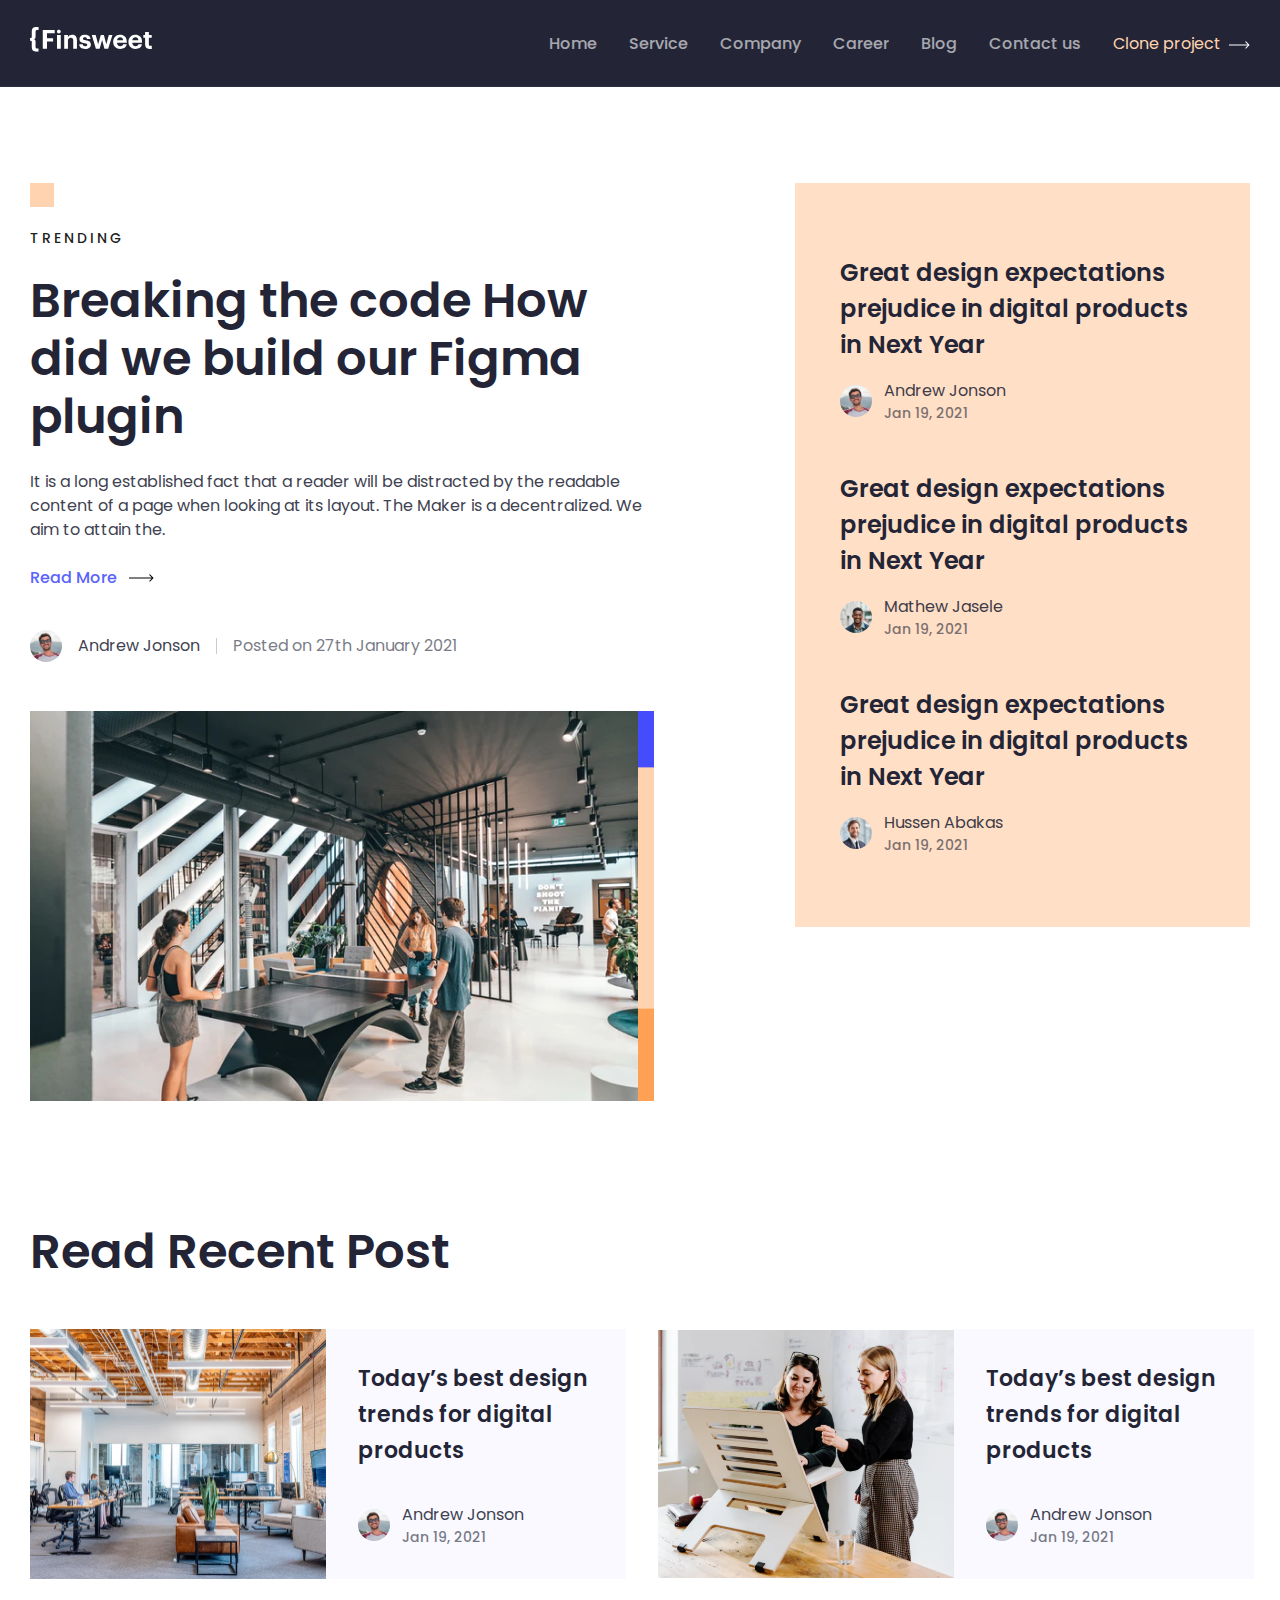
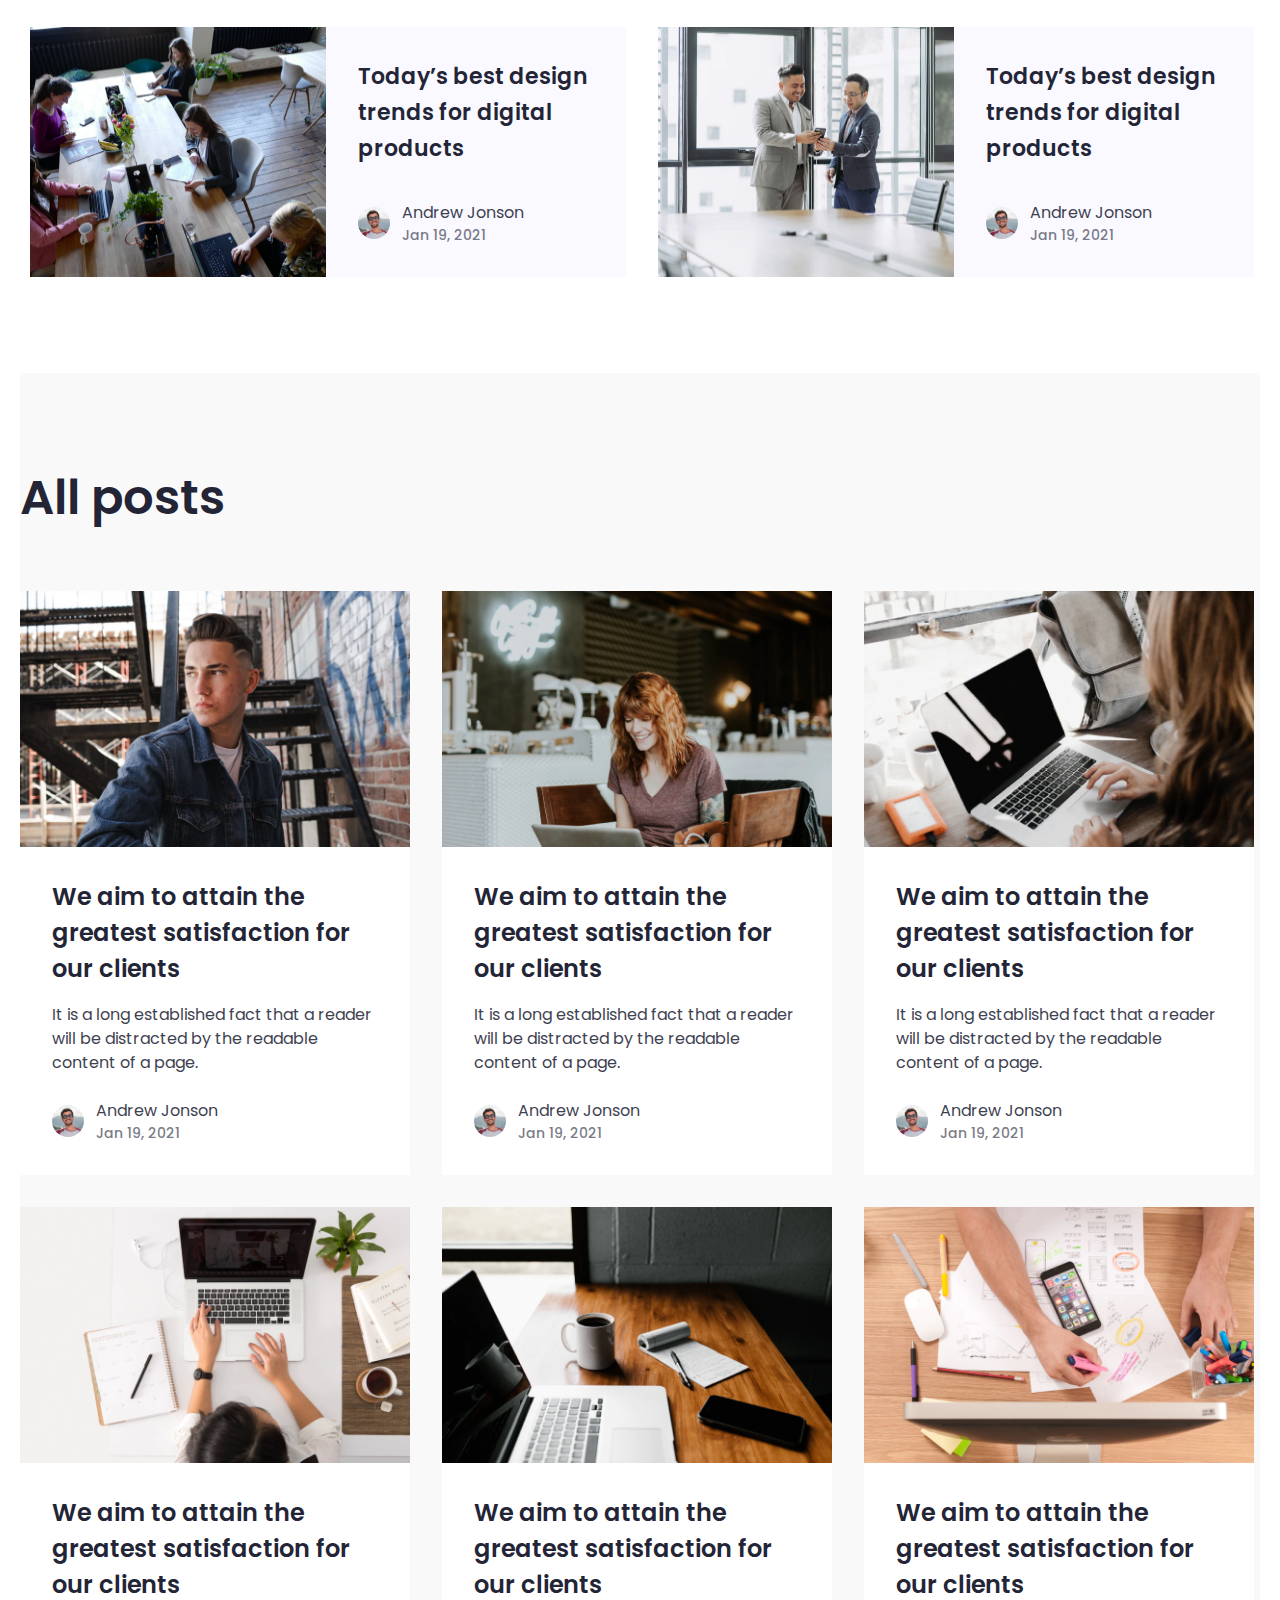
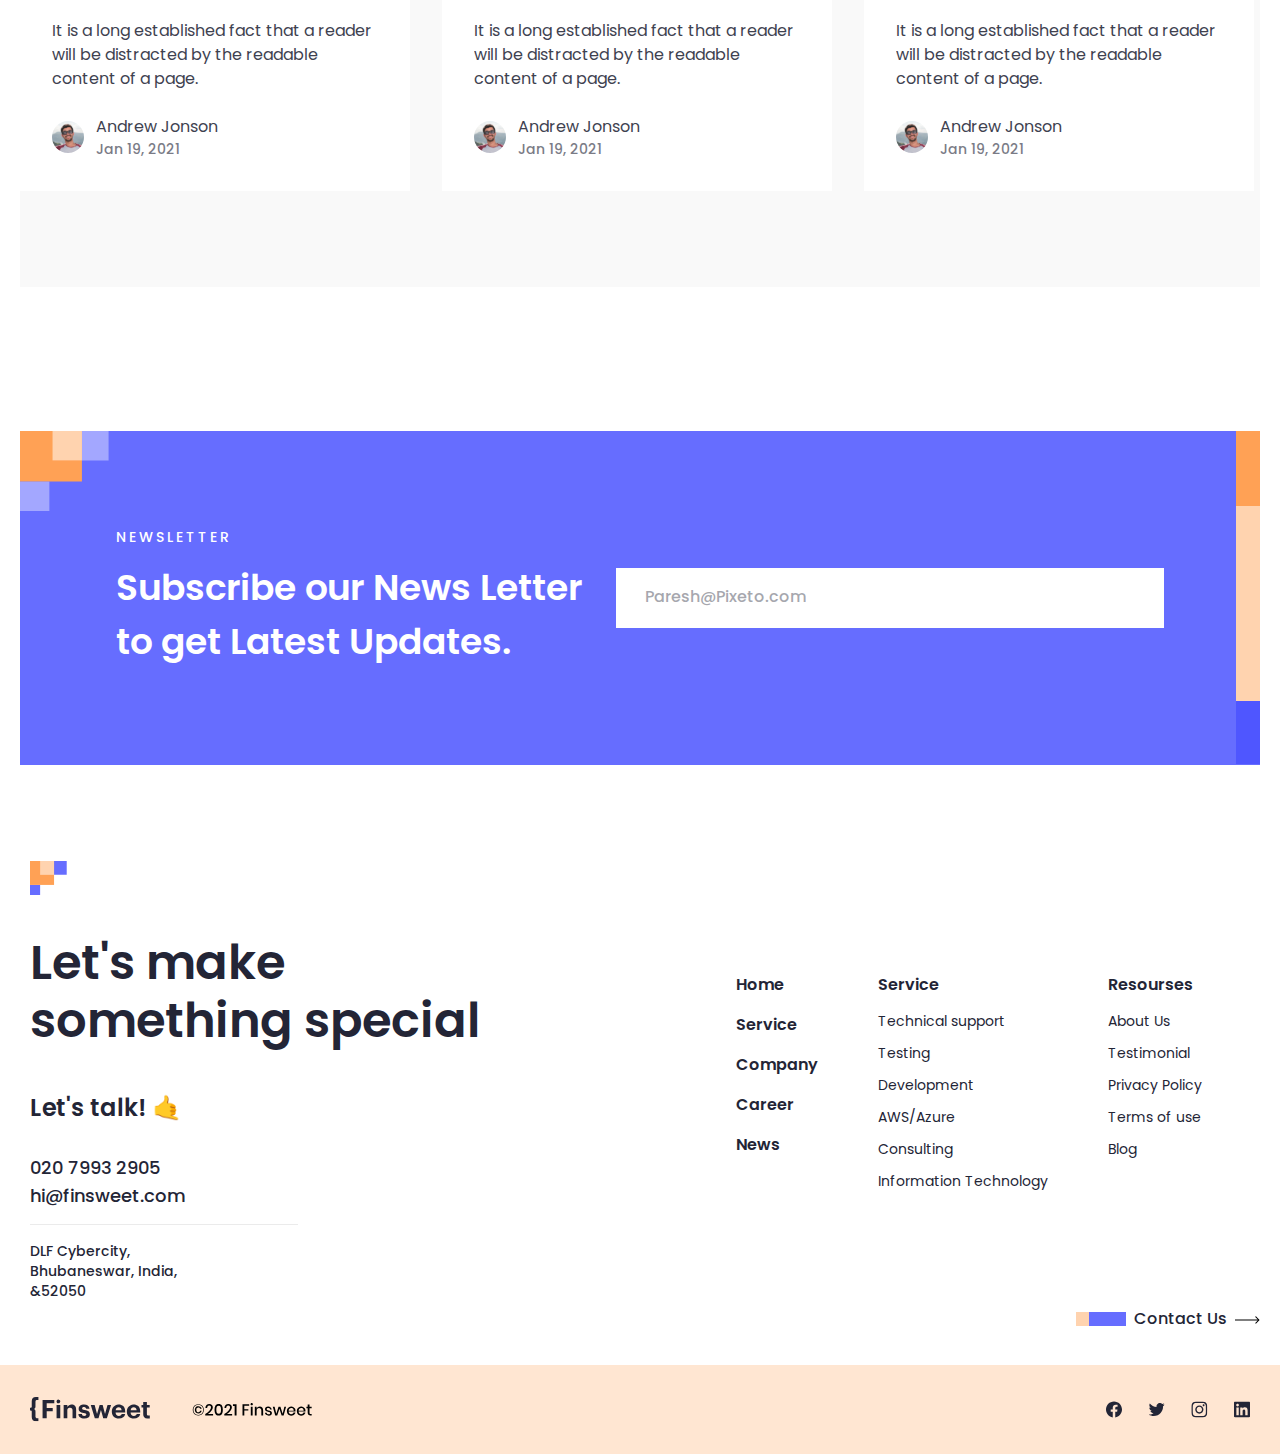
<file: blog.html>
<!DOCTYPE html>
<html lang="en">
<head>
      <meta charset="UTF-8">
      <meta http-equiv="X-UA-Compatible" content="IE=edge">
      <meta name="viewport" content="width=device-width, initial-scale=1.0">
      <title>Finsweet/blog</title>
      <link rel="stylesheet" href="./blog.css">
      <link rel="stylesheet" href="./media.css">
      <link rel="stylesheet" href="https://cdnjs.cloudflare.com/ajax/libs/font-awesome/6.5.2/css/all.min.css">
      <link rel="stylesheet" href="https://cdn.jsdelivr.net/npm/swiper@11/swiper-bundle.min.css" />
      <!-- <link href="https://unpkg.com/aos@2.3.1/dist/aos.css" rel="stylesheet"> -->
</head>
<body>
      <div class="nav">
            <div class="container">
                  <div class="nav-content">
                        <div class="nav-left">
                              <img src="./images/fins-white.svg" alt="">
                        </div>
                        <ul class="nav-right">
                              
                              <li><a href="./index.html">Home</a></li>
                              <li><a href="./service.html">Service</a></li>
                              <li><a href="./company.html">Company</a></li>
                              <li><a href="./career.html">Career</a></li>
                              <li><a href="#">Blog</a></li>
                              <li><a href="./contact.html">Contact us</a></li>
                              <div class="span1">
                                    <p>Clone project</p>
                                    <span><img src="./images/Icon.svg" alt=""></span>
                              </div>
                              <div class="bars">
                                    <i id="tg" class="fa-solid fa-bars fa-flip fa-xl" style="color: #ffffff;"></i>
                                    <i id="tg2" class="fa-solid fa-x fa-spin fa-spin-reverse fa-xl tog" style="color: #ffffff;"></i>

                              </div>
                        </ul>
                        <div class="menu">
                              <ul class="list2">
                                    <li><a href="./index.html">Home</a></li>
                                    <li><a href="./service.html">Service</a></li>
                                    <li><a href="./company.html">Company</a></li>
                                    <li><a href="./career.html">Career</a></li>
                                    <li><a href="#">Blog</a></li>
                                    <li><a href="./contact.html">Contact us</a></li>
                              </ul>
                        </div>
                  </div>
            </div>
            
      </div>
      <div class="blog-main">
            <div class="container">
                  <div class="blog-content">
                        <div class="blog-left" data-aos="fade-right">
                              <div class="box"></div>
                              <h6>TRENDING</h6>
                              <h1>Breaking the code How did we build our Figma plugin </h1>
                              <p>It is a long established fact that a reader will be distracted by the readable content of a page when looking at its layout. The Maker is a decentralized. We aim to attain the.</p>
                              <div class="more">
                                    <a href="./blog2.html">Read More</a>
                                    <img src="./images/more.svg" alt="">
                              </div>
                              <div class="jhonson">
                                    <img src="./images/jonson.svg" alt="">
                                    <h3>Andrew Jonson</h3>
                                    <img src="./images/jonsonline.svg" alt="">
                                    <h3 class="post">Posted on 27th January 2021</h3>
                              </div>
                              <img class="blg-img" src="./images/blg.png" alt="">
                        </div>
                        <div class="blog-right" data-aos="fade-left">
                              <div class="blog-cards">
                                    <div class="blog-card">
                                          <h1>Great design expectations prejudice in digital products in Next Year</h1>
                                          <div class="blog-card-people">
                                                <img src="./images/jonson.svg" alt="">
                                                <div class="blog-tex">
                                                      <h3>Andrew Jonson</h3>
                                                      <p>Jan 19, 2021</p>
                                                </div>
                                          </div>
                                    </div>
                                    <div class="blog-card">
                                          <h1>Great design expectations prejudice in digital products in Next Year</h1>
                                          <div class="blog-card-people">
                                                <img src="./images/qorash.svg" alt="">
                                                <div class="blog-tex">
                                                      <h3>Mathew Jasele</h3>
                                                      <p>Jan 19, 2021</p>
                                                </div>
                                          </div>
                                    </div>
                                    <div class="blog-card">
                                          <h1>Great design expectations prejudice in digital products in Next Year</h1>
                                          <div class="blog-card-people">
                                                <img src="./images/bos.svg" alt="">
                                                <div class="blog-tex">
                                                      <h3>Hussen Abakas</h3>
                                                      <p>Jan 19, 2021</p>
                                                </div>
                                          </div>
                                    </div>
                              </div>
                        </div>
                  </div>
            </div>
      </div>
      <section class="sec6">
            <div class="container">
                  <div class="sec6-content">
                        <div class="sec6-top" data-aos="fade-right">
                              <h1>Read Recent Post</h1>
                        </div>
                        <div class="sec6-bottom">
                              <div class="sec6-card" data-aos="fade-up">
                                    <img class="sec6-img" src="./images/news.png" alt=""></img>
                                    <div class="sec6-text">
                                          <h2>Today’s best design trends for digital products</h2>
                                          <div class="blog-card-people">
                                                <img src="./images/jonson.svg" alt="">
                                                <div class="blog-tex">
                                                      <h3>Andrew Jonson</h3>
                                                      <p>Jan 19, 2021</p>
                                                </div>
                                          </div>
                                    </div>
                              </div>
                              <div class="sec6-card" data-aos="fade-up">
                                    <img class="sec6-img" src="./images/news1.svg" alt=""></img>
                                    <div class="sec6-text">
                                          <h2>Today’s best design trends for digital products</h2>
                                          <div class="blog-card-people">
                                                <img src="./images/jonson.svg" alt="">
                                                <div class="blog-tex">
                                                      <h3>Andrew Jonson</h3>
                                                      <p>Jan 19, 2021</p>
                                                </div>
                                          </div>
                                    </div>
                              </div>
                        </div>
                        <div class="sec6-bottom">
                              <div class="sec6-card" data-aos="fade-up">
                                    <img class="sec6-img" src="./images/news2.png" alt=""></img>
                                    <div class="sec6-text">
                                          <h2>Today’s best design trends for digital products</h2>
                                          <div class="blog-card-people">
                                                <img src="./images/jonson.svg" alt="">
                                                <div class="blog-tex">
                                                      <h3>Andrew Jonson</h3>
                                                      <p>Jan 19, 2021</p>
                                                </div>
                                          </div>
                                    </div>
                              </div>
                              <div class="sec6-card" data-aos="fade-up">
                                    <img class="sec6-img" src="./images/news3.png" alt=""></img>
                                    <div class="sec6-text">
                                          <h2>Today’s best design trends for digital products</h2>
                                          <div class="blog-card-people">
                                                <img src="./images/jonson.svg" alt="">
                                                <div class="blog-tex">
                                                      <h3>Andrew Jonson</h3>
                                                      <p>Jan 19, 2021</p>
                                                </div>
                                          </div>
                                    </div>
                              </div>
                        </div>
                  </div>
            </div>
      </section>

      <section class="posts">
            <div class="container">
                  <div class="posts-content">
                        <h1 data-aos="fade-right">All posts</h1>
                        <div class="post-cards">
                              <div class="post-card" data-aos="flip-left">
                                    <img  class="post-im"  src="./images/post-img1.png" alt="">
                                    <div class="post-text">
                                          <h2>We aim to attain the greatest satisfaction for our clients </h2>
                                          <p class="long">It is a long established fact that a reader will be distracted by the readable content of a page.</p>
                                          <div class="blog-card-people">
                                                <img src="./images/jonson.svg" alt="">
                                                <div class="blog-tex">
                                                      <h3>Andrew Jonson</h3>
                                                      <p>Jan 19, 2021</p>
                                                </div>
                                          </div>
                                    </div>
                              </div>
                              <div class="post-card" data-aos="flip-left">
                                    <img class="post-im"  src="./images/post-img2.png" alt="">
                                    <div class="post-text">
                                          <h2>We aim to attain the greatest satisfaction for our clients </h2>
                                          <p class="long">It is a long established fact that a reader will be distracted by the readable content of a page.</p>
                                          <div class="blog-card-people">
                                                <img src="./images/jonson.svg" alt="">
                                                <div class="blog-tex">
                                                      <h3>Andrew Jonson</h3>
                                                      <p>Jan 19, 2021</p>
                                                </div>
                                          </div>
                                    </div>
                              </div>
                              <div class="post-card" data-aos="flip-left">
                                    <img class="post-im"  src="./images/post-img3.png" alt="">
                                    <div class="post-text">
                                          <h2>We aim to attain the greatest satisfaction for our clients </h2>
                                          <p class="long">It is a long established fact that a reader will be distracted by the readable content of a page.</p>
                                          <div class="blog-card-people">
                                                <img src="./images/jonson.svg" alt="">
                                                <div class="blog-tex">
                                                      <h3>Andrew Jonson</h3>
                                                      <p>Jan 19, 2021</p>
                                                </div>
                                          </div>
                                    </div>
                              </div>
                              <div class="post-card" data-aos="flip-left">
                                    <img class="post-im"  src="./images/post-img4.png" alt="">
                                    <div class="post-text">
                                          <h2>We aim to attain the greatest satisfaction for our clients </h2>
                                          <p class="long">It is a long established fact that a reader will be distracted by the readable content of a page.</p>
                                          <div class="blog-card-people">
                                                <img src="./images/jonson.svg" alt="">
                                                <div class="blog-tex">
                                                      <h3>Andrew Jonson</h3>
                                                      <p>Jan 19, 2021</p>
                                                </div>
                                          </div>
                                    </div>
                              </div>
                              <div class="post-card" data-aos="flip-left">
                                    <img  class="post-im" src="./images/post-img5.png" alt="">
                                    <div class="post-text">
                                          <h2>We aim to attain the greatest satisfaction for our clients </h2>
                                          <p class="long">It is a long established fact that a reader will be distracted by the readable content of a page.</p>
                                          <div class="blog-card-people">
                                                <img src="./images/jonson.svg" alt="">
                                                <div class="blog-tex">
                                                      <h3>Andrew Jonson</h3>
                                                      <p>Jan 19, 2021</p>
                                                </div>
                                          </div>
                                    </div>
                              </div>
                              <div class="post-card" data-aos="flip-left">
                                    <img class="post-im"  src="./images/post-img6.png" alt="">
                                    <div class="post-text">
                                          <h2>We aim to attain the greatest satisfaction for our clients </h2>
                                          <p class="long">It is a long established fact that a reader will be distracted by the readable content of a page.</p>
                                          <div class="blog-card-people">
                                                <img src="./images/jonson.svg" alt="">
                                                <div class="blog-tex">
                                                      <h3>Andrew Jonson</h3>
                                                      <p>Jan 19, 2021</p>
                                                </div>
                                          </div>
                                    </div>
                              </div>
                        </div>
                  </div>
            </div>
      </section>
      <section class="sec7">
            <div class="container">
                  <img class="svg" src="./images/Shapes (3).svg" alt="">
                        <img class="shaps" src="./images/liner.png" alt="">
                  <div class="sec7-content" data-aos="flip-up">
                              <div class="sec7-left">
                                    <h6>NEWSLETTER</h6>
                                    <h1>Subscribe our News Letter
                                    to get Latest Updates.</h1>
                              </div>
                              <div class="sec7-right">
                                    <input class="input" type="text" placeholder="Paresh@Pixeto.com">
                              </div>
                  </div>
            </div>
      </section>
      <footer class="footer">
            <div class="container">
                  <div class="footer-content">
                        <div class="footer-left" data-aos="fade-right">
                              <img src="./images/Shapes footer.svg" alt="">
                              <h1>Let's make
                              something special</h1>
                              <h3>Let's talk! 🤙 </h3>
                              <p class="number">020 7993 2905 hi@finsweet.com</p>
                              
                              <p class="dlf">DLF Cybercity, Bhubaneswar, 
                              India, &52050</p>
                        </div>
                        <div class="footer-right" data-aos="flip-up">
                              <div class="footer-list1">
                                    <a href="./index.html">Home</a>
                                    <a href="./service.html">Service</a>
                                    <a href="./company.html">Company</a>
                                    <a href="./career.html">Career </a>
                                    <a href="#">News</a>
                              </div>
                              <div class="footer-list2">
                                    <p class="nth1">Service</p>
                                    <p>Technical support</p>
                                    <p>Testing</p>
                                    <p>Development</p>
                                    <p>AWS/Azure </p>
                                    <p>Consulting</p>
                                    <p>Information Technology</p>
                              </div>
                              <div class="footer-list2">
                                    <p class="nth1">Resourses</p>
                                    <p>About Us</p>
                                    <p>Testimonial</p>
                                    <a href="./policy.html">
                                          <p>Privacy Policy</p>
                                    </a>
                                    <p>Terms of use</p>
                                    <p>Blog</p>
                              </div>
                        </div>
                        
                  </div>
                  <a href="./contact.html">
                        <div class="cont">
                              <img src="./images/cont.svg" alt="">
                              <p>Contact Us</p>
                              <span><img src="./images/Icon (1).svg" alt=""></span>
                        </div>
                  </a>
            </div>
      </footer>
      <footer class="mini-footer">
            <div class="container">
                  <div class="mini-content">
                        <div class="mini-left">
                              <img src="./images/fins.svg" alt="">
                              <img src="./images/©2021 Finsweet.svg" alt="">
                        </div>
                        <div class="mini-right">
                              <img src="./images/Vector.svg" alt="">
                              <img src="./images/Negative.svg" alt="">
                              <img src="./images/instagram.svg" alt="">
                              <img src="./images/in.svg" alt="">
                        </div>
                  </div>
            </div>
      </footer>



      <a href="#" class="to-top">
            <i class="fas fa-chevron-up #000"></i>
      </a>
      <script class="banner"></script>
      <script type="text/javascript">
      window.addEventListener('scroll', function(){
        var nav = document.querySelector('.nav')
        nav.classList.toggle('sticky', window.scrollY > 0)
      })
      </script>
      <!-- <script src="https://unpkg.com/aos@next/dist/aos.js"></script>
      <script>
        AOS.init({
            duration: 500
        });
      </script> -->
            <script src="./script.js"></script>
</body>
</html>
</file>
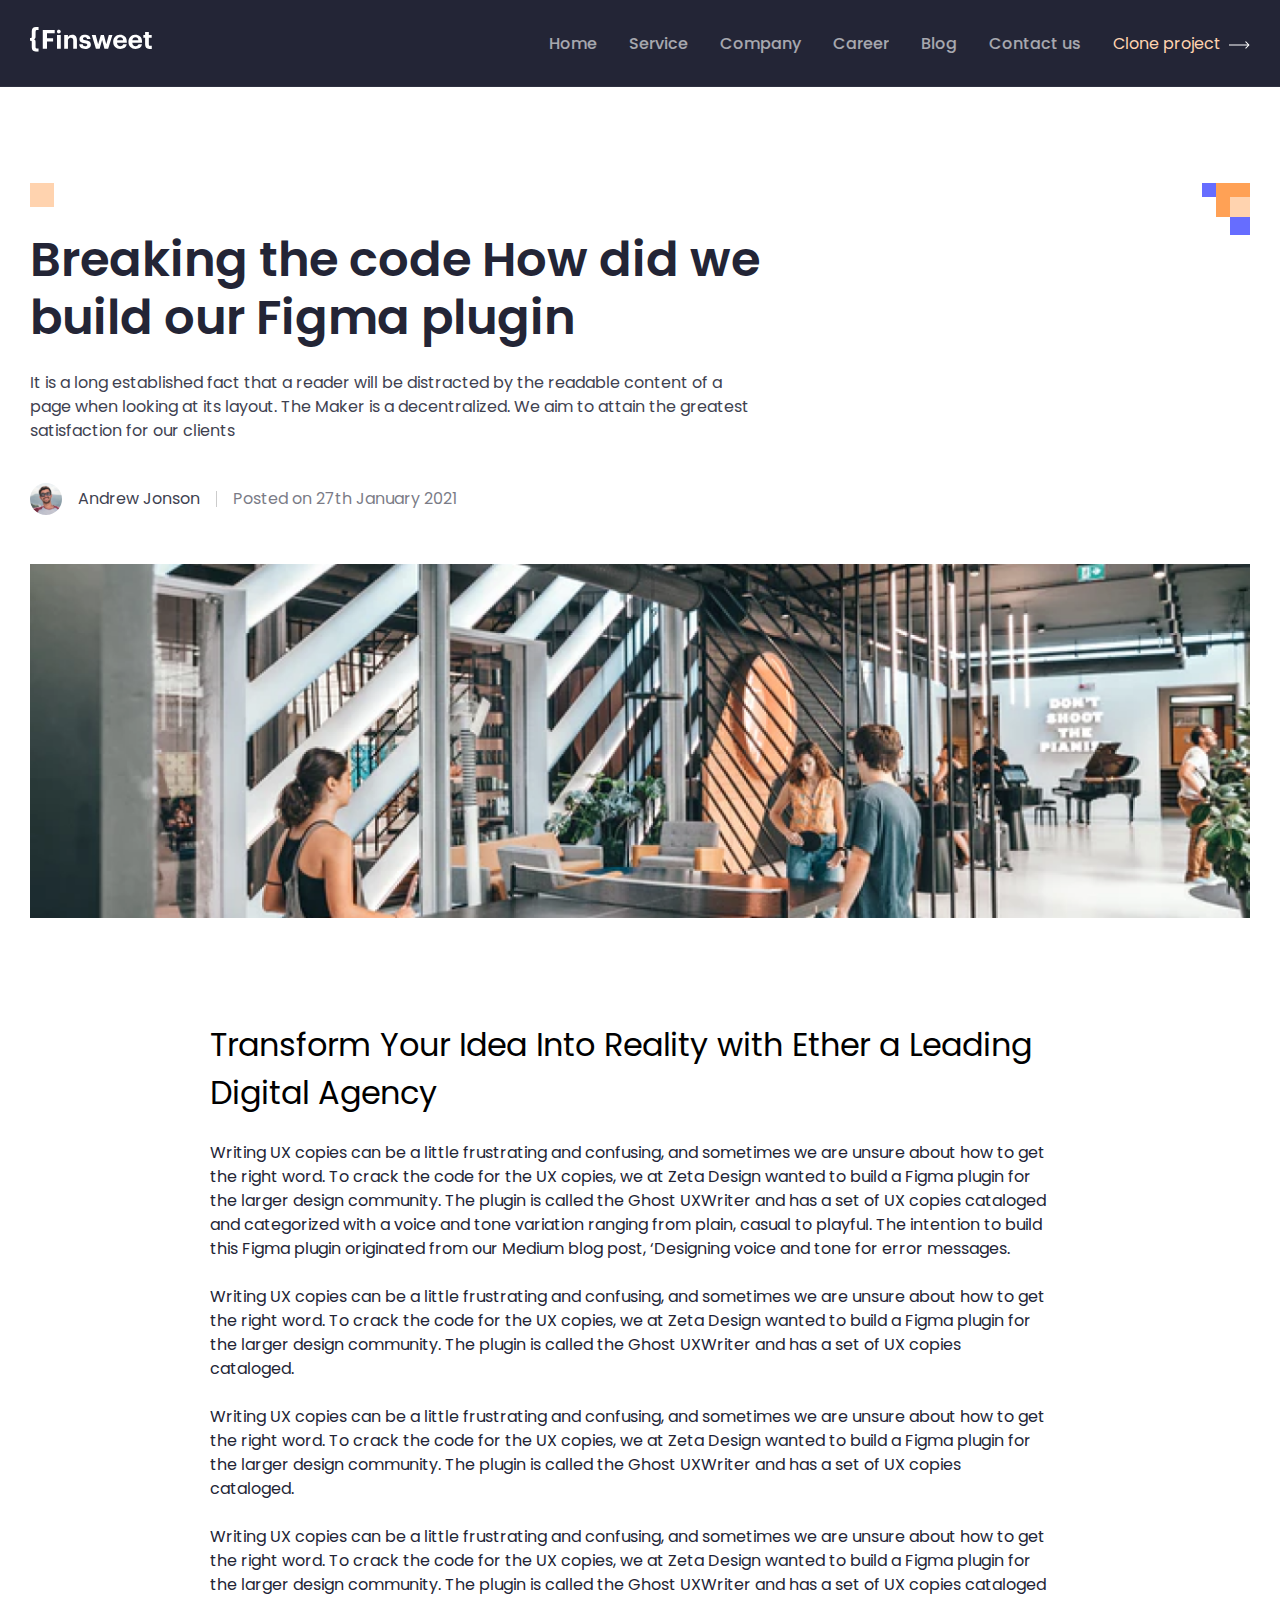
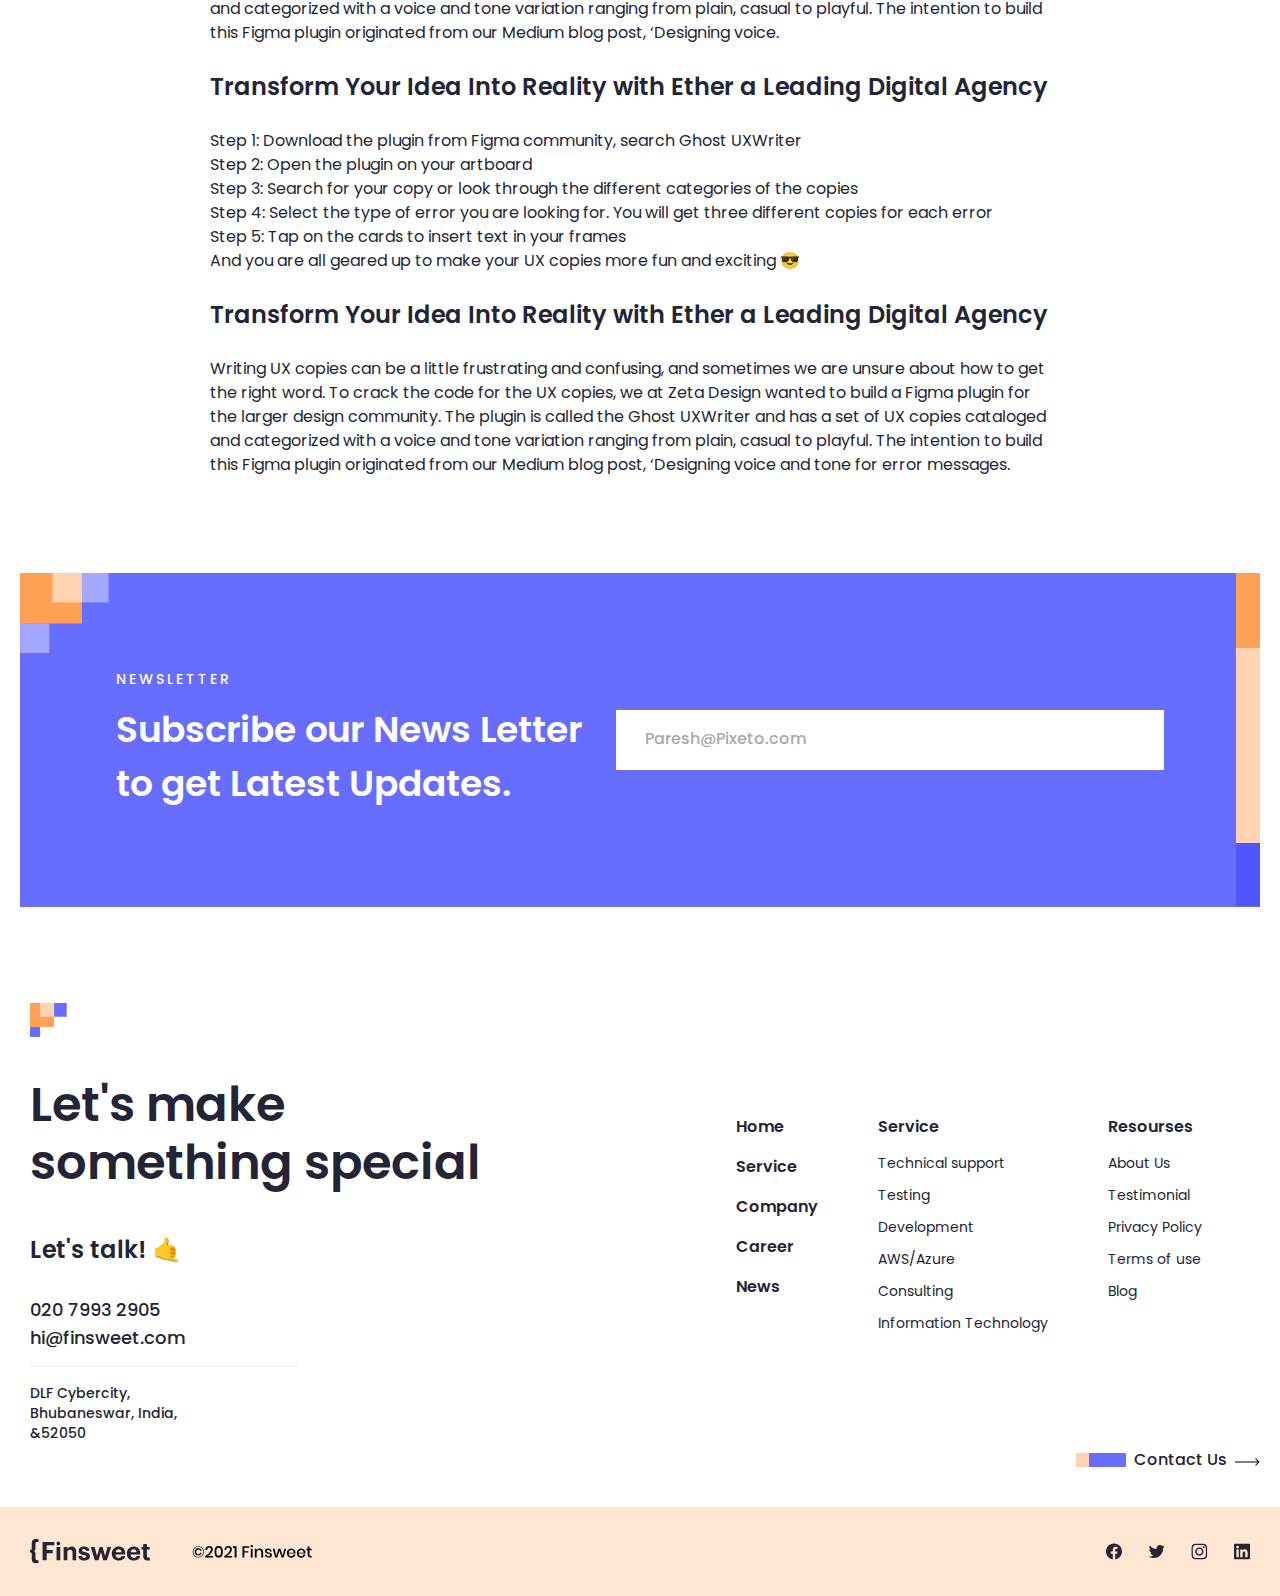
<file: blog2.html>
<!DOCTYPE html>
<html lang="en">
<head>
      <meta charset="UTF-8">
      <meta http-equiv="X-UA-Compatible" content="IE=edge">
      <meta name="viewport" content="width=device-width, initial-scale=1.0">
      <title>Finsweet/blog/inner</title>
      <link rel="stylesheet" href="./blog2.css">
      <link rel="stylesheet" href="./media.css">
      <link rel="stylesheet" href="https://cdnjs.cloudflare.com/ajax/libs/font-awesome/6.5.2/css/all.min.css">
      <link rel="stylesheet" href="https://cdn.jsdelivr.net/npm/swiper@11/swiper-bundle.min.css"/>
      <!-- <link href="https://unpkg.com/aos@2.3.1/dist/aos.css" rel="stylesheet"> -->
</head>
<body>
      <div class="nav">
            <div class="container">
                  <div class="nav-content">
                        <div class="nav-left">
                              <img src="./images/fins-white.svg" alt="">
                        </div>
                        <ul class="nav-right">
                              
                              <li><a href="./index.html">Home</a></li>
                              <li><a href="./service.html">Service</a></li>
                              <li><a href="./company.html">Company</a></li>
                              <li><a href="./career.html">Career</a></li>
                              <li><a href="./blog.html">Blog</a></li>
                              <li><a href="./contact.html">Contact us</a></li>
                              <div class="span1">
                                    <p>Clone project</p>
                                    <span><img src="./images/Icon.svg" alt=""></span>
                              </div>
                              <div class="bars">
                                    <i id="tg" class="fa-solid fa-bars fa-flip fa-xl" style="color: #ffffff;"></i>
                                    <i id="tg2" class="fa-solid fa-x fa-spin fa-spin-reverse fa-xl tog" style="color: #ffffff;"></i>

                              </div>
                        </ul>
                        <div class="menu">
                              <ul class="list2">
                                    <li><a href="./index.html">Home</a></li>
                                    <li><a href="./service.html">Service</a></li>
                                    <li><a href="./company.html">Company</a></li>
                                    <li><a href="./career.html">Career</a></li>
                                    <li><a href="./blog.html">Blog</a></li>
                                    <li><a href="./contact.html">Contact us</a></li>
                              </ul>
                        </div>
                  </div>
            </div>
            
      </div>
      <section class="sec4">
            <div class="container">
                  <div class="sec4-content">
                        <div class="sec4-left">
                              <img class="burchak" src="./images/burchak.svg" alt="">
                              <div class="box"></div>
                              <h1 class="we">Breaking the code How did we build our Figma plugin </h1>
                              <p>It is a long established fact that a reader will be distracted by the readable content of a page when looking at its layout. The Maker is a decentralized. We aim to attain the greatest satisfaction for our clients</p>
                              <div class="jhonson">
                                    <img src="./images/jonson.svg" alt="">
                                    <h3>Andrew Jonson</h3>
                                    <img src="./images/jonsonline.svg" alt="">
                                    <h3 class="post">Posted on 27th January 2021</h3>
                              </div>
                        </div>
                        <div class="sec4-bottom">
                              <img style="width: 100%; height: auto;" src="./images/comp-cafe.png" alt="">
                        </div>
                  </div>
            </div>
      </section>
      <section class="about-text">
            <div class="container">
                  <div class="about-content">
                        <h1>Transform Your Idea Into Reality with Ether a Leading Digital Agency</h1>
                        <p>Writing UX copies can be a little frustrating and confusing, and sometimes we are unsure about how to get the right word. To crack the code for the UX copies, we at Zeta Design wanted to build a Figma plugin for the larger design community. The plugin is called the Ghost UXWriter and has a set of UX copies cataloged and categorized with a voice and tone variation ranging from plain, casual to playful. The intention to build this Figma plugin originated from our Medium blog post, ‘Designing voice and tone for error messages.</p>
                        <p>Writing UX copies can be a little frustrating and confusing, and sometimes we are unsure about how to get the right word. To crack the code for the UX copies, we at Zeta Design wanted to build a Figma plugin for the larger design community. The plugin is called the Ghost UXWriter and has a set of UX copies cataloged.</p>
                        <p>Writing UX copies can be a little frustrating and confusing, and sometimes we are unsure about how to get the right word. To crack the code for the UX copies, we at Zeta Design wanted to build a Figma plugin for the larger design community. The plugin is called the Ghost UXWriter and has a set of UX copies cataloged.</p>
                        <p>Writing UX copies can be a little frustrating and confusing, and sometimes we are unsure about how to get the right word. To crack the code for the UX copies, we at Zeta Design wanted to build a Figma plugin for the larger design community. The plugin is called the Ghost UXWriter and has a set of UX copies cataloged and categorized with a voice and tone variation ranging from plain, casual to playful. The intention to build this Figma plugin originated from our Medium blog post, ‘Designing voice.</p>
                        <h2>Transform Your Idea Into Reality with Ether a Leading Digital Agency</h2>
                        <div class="pii">
                              <p>Step 1: Download the plugin from Figma community, search Ghost UXWriter</p>
                        <p>Step 2: Open the plugin on your artboard</p>
                        <p>Step 3: Search for your copy or look through the different categories of the copies</p>
                        <p>Step 4: Select the type of error you are looking for. You will get three different copies for each error</p>
                        <p>Step 5: Tap on the cards to insert text in your frames</p>
                        <p>And you are all geared up to make your UX copies more fun and exciting 😎</p>
                        </div>
                        <h2>Transform Your Idea Into Reality with Ether a Leading Digital Agency</h2>
                        <p>Writing UX copies can be a little frustrating and confusing, and sometimes we are unsure about how to get the right word. To crack the code for the UX copies, we at Zeta Design wanted to build a Figma plugin for the larger design community. The plugin is called the Ghost UXWriter and has a set of UX copies cataloged and categorized with a voice and tone variation ranging from plain, casual to playful. The intention to build this Figma plugin originated from our Medium blog post, ‘Designing voice and tone for error messages.</p>
                  </div>
            </div>
      </section>
      <section class="sec7">
            <div class="container">
                  <img class="svg" src="./images/Shapes (3).svg" alt="">
                        <img class="shaps" src="./images/liner.png" alt="">
                  <div class="sec7-content">
                              <div class="sec7-left">
                                    <h6>NEWSLETTER</h6>
                                    <h1>Subscribe our News Letter
                                    to get Latest Updates.</h1>
                              </div>
                              <div class="sec7-right">
                                    <input class="input" type="text" placeholder="Paresh@Pixeto.com">
                              </div>
                  </div>
            </div>
      </section>
      <footer class="footer">
            <div class="container">
                  <div class="footer-content">
                        <div class="footer-left">
                              <img src="./images/Shapes footer.svg" alt="">
                              <h1>Let's make
                              something special</h1>
                              <h3>Let's talk! 🤙 </h3>
                              <p class="number">020 7993 2905 hi@finsweet.com</p>
                              
                              <p class="dlf">DLF Cybercity, Bhubaneswar, 
                              India, &52050</p>
                        </div>
                        <div class="footer-right">
                              <div class="footer-list1">
                                    <a href="./index.html">Home</a>
                                    <a href="./service.html">Service</a>
                                    <a href="./company.html">Company</a>
                                    <a href="./career.html">Career </a>
                                    <a href="#">News</a>
                              </div>
                              <div class="footer-list2">
                                    <p class="nth1">Service</p>
                                    <p>Technical support</p>
                                    <p>Testing</p>
                                    <p>Development</p>
                                    <p>AWS/Azure </p>
                                    <p>Consulting</p>
                                    <p>Information Technology</p>
                              </div>
                              <div class="footer-list2">
                                    <p class="nth1">Resourses</p>
                                    <p>About Us</p>
                                    <p>Testimonial</p>
                                    <a href="./policy.html">
                                          <p>Privacy Policy</p>
                                    </a>
                                    <p>Terms of use</p>
                                    <p>Blog</p>
                              </div>
                        </div>
                        
                  </div>
                  <a href="./contact.html">
                        <div class="cont">
                              <img src="./images/cont.svg" alt="">
                              <p>Contact Us</p>
                              <span><img src="./images/Icon (1).svg" alt=""></span>
                        </div>
                  </a>
            </div>
      </footer>
      <footer class="mini-footer">
            <div class="container">
                  <div class="mini-content">
                        <div class="mini-left">
                              <img src="./images/fins.svg" alt="">
                              <img src="./images/©2021 Finsweet.svg" alt="">
                        </div>
                        <div class="mini-right">
                              <img src="./images/Vector.svg" alt="">
                              <img src="./images/Negative.svg" alt="">
                              <img src="./images/instagram.svg" alt="">
                              <img src="./images/in.svg" alt="">
                        </div>
                  </div>
            </div>
      </footer>


      <a href="#" class="to-top">
            <i class="fas fa-chevron-up #000"></i>
      </a>
    <script class="banner"></script>
    <script type="text/javascript">
      window.addEventListener('scroll', function(){
        var nav = document.querySelector('.nav')
        nav.classList.toggle('sticky', window.scrollY > 0)
      })
    </script>
       <!-- <script src="https://unpkg.com/aos@next/dist/aos.js"></script>
       <script>
         AOS.init({
             duration: 1000
         });
       </script> -->

      <script src="./script.js"></script>

</body>
</html>
</file>
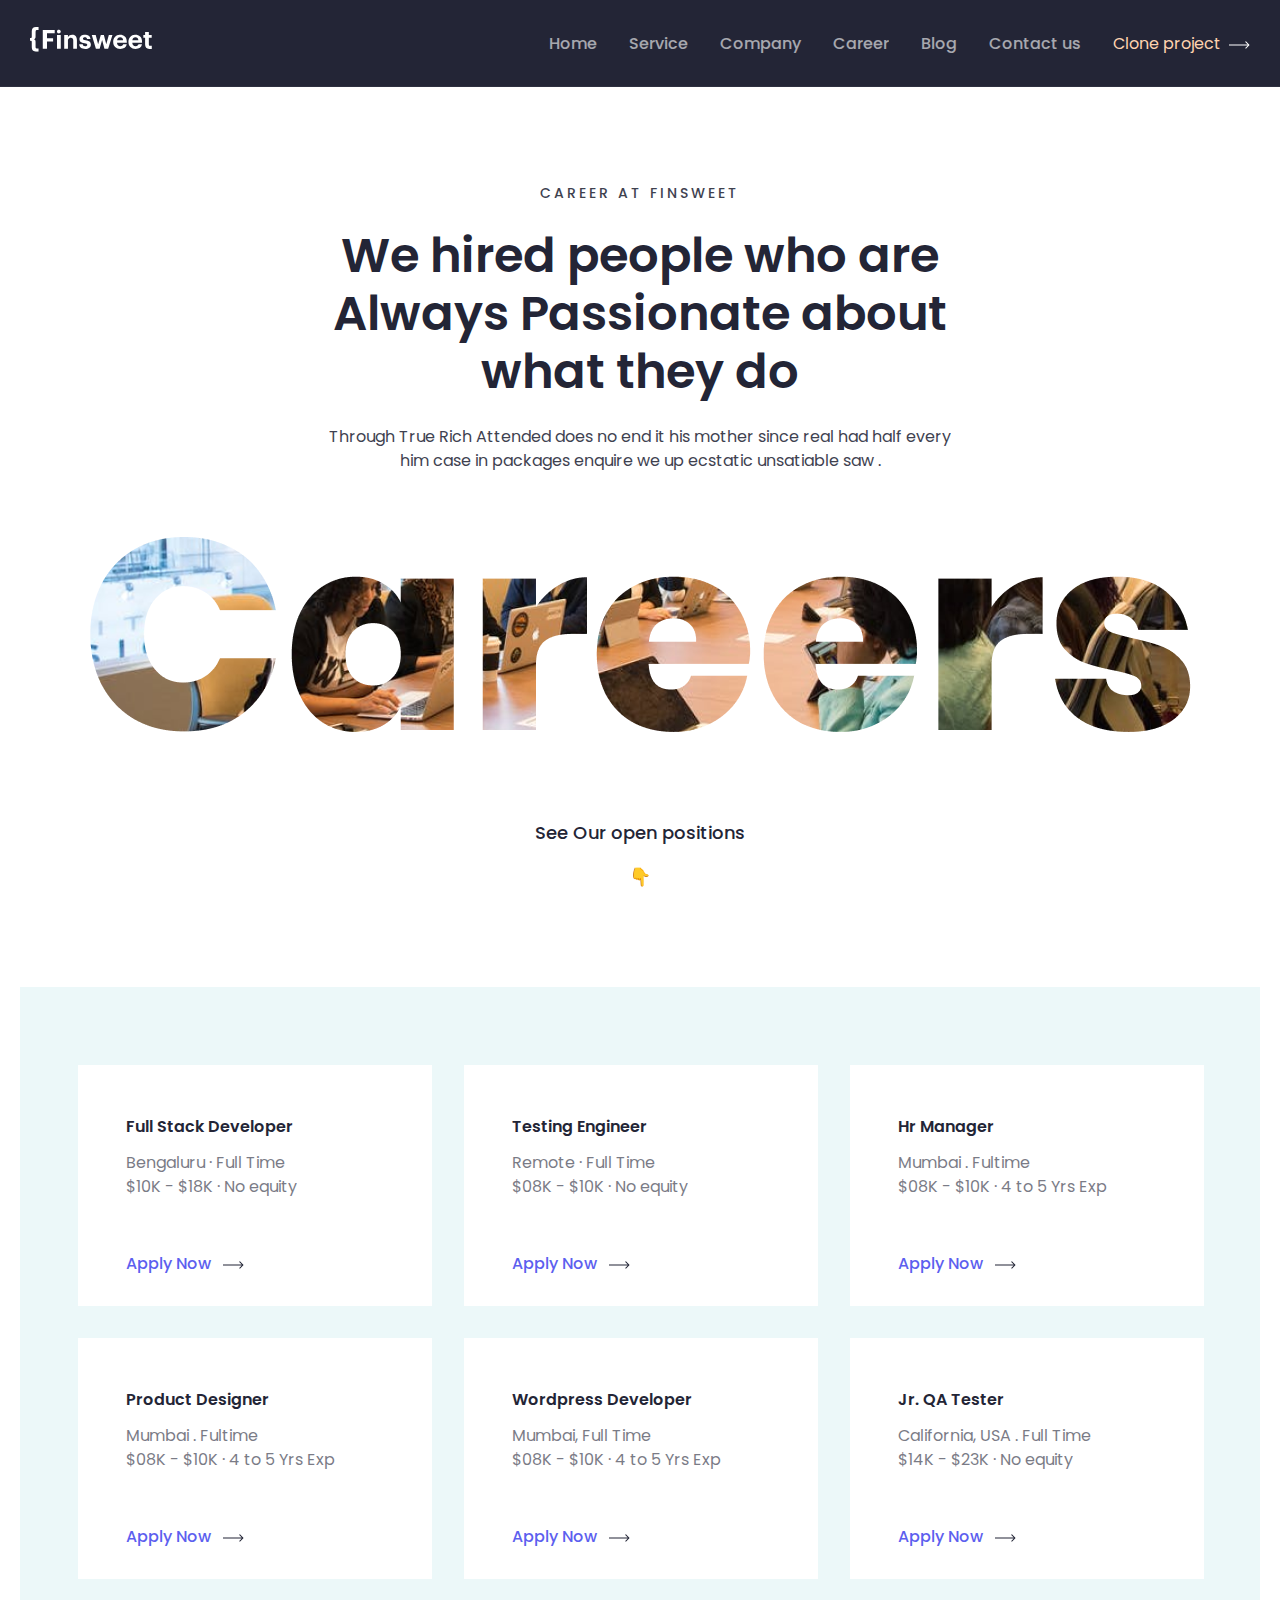
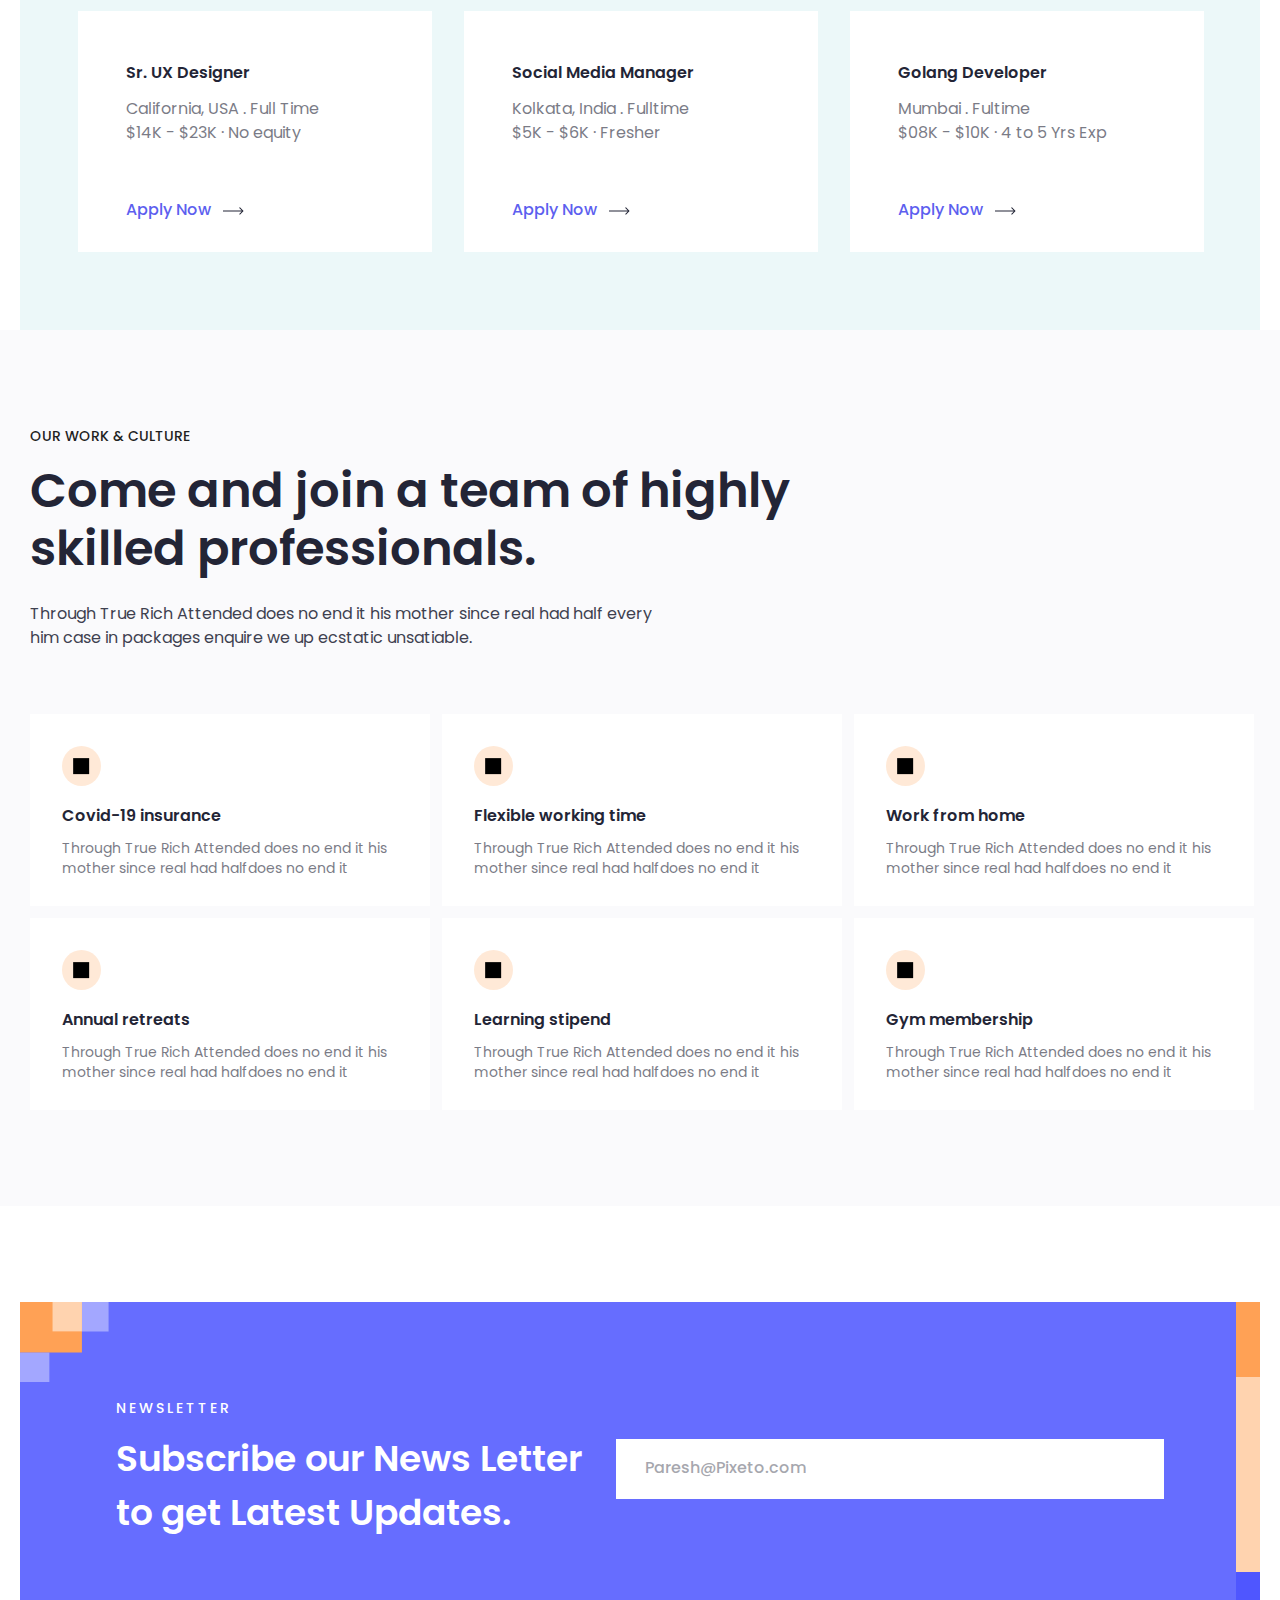
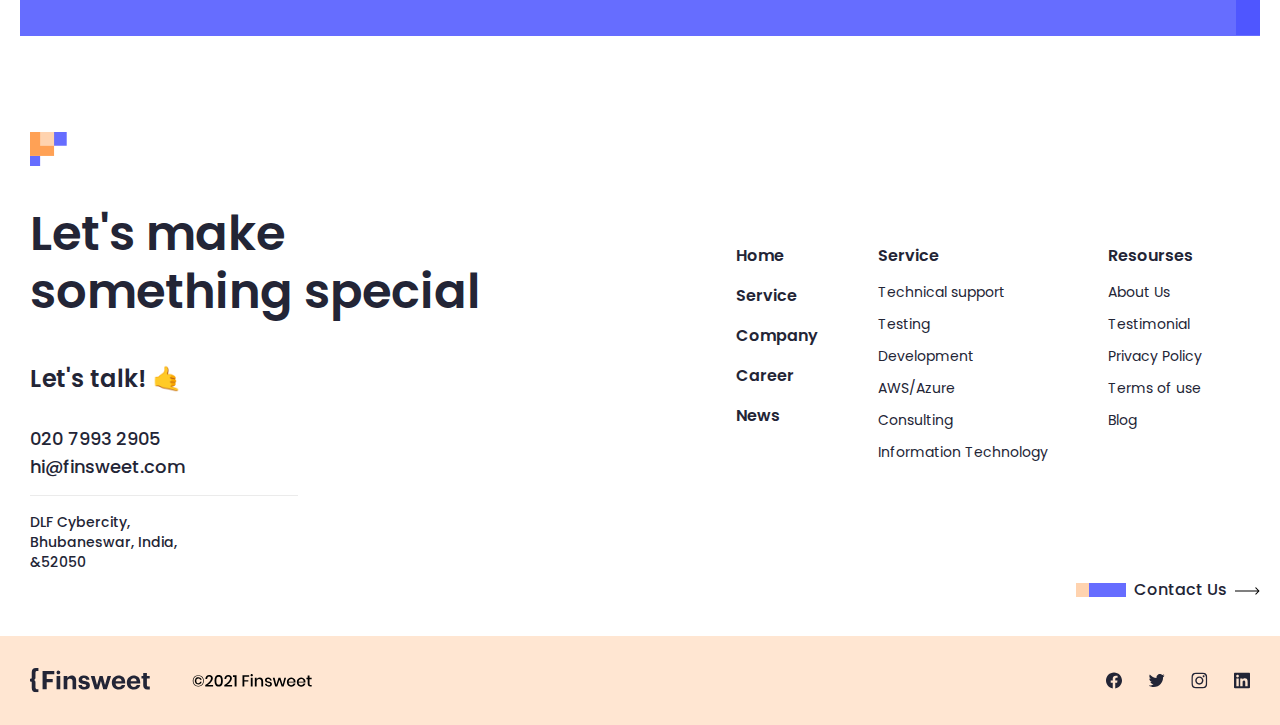
<file: career.html>
<!DOCTYPE html>
<html lang="en">
<head>
      <meta charset="UTF-8">
      <meta http-equiv="X-UA-Compatible" content="IE=edge">
      <meta name="viewport" content="width=device-width, initial-scale=1.0">
      <title>Finsweet/career</title>
      <link rel="stylesheet" href="./career.css">
      <link rel="stylesheet" href="./media.css">
      <link rel="stylesheet" href="https://cdnjs.cloudflare.com/ajax/libs/font-awesome/6.5.2/css/all.min.css">
      <link rel="stylesheet" href="https://cdn.jsdelivr.net/npm/swiper@11/swiper-bundle.min.css" />
      <!-- <link href="https://unpkg.com/aos@2.3.1/dist/aos.css" rel="stylesheet"> -->
</head>
<body>
      <div class="nav">
            <div class="container">
                  <div class="nav-content">
                        <div class="nav-left">
                              <img src="./images/fins-white.svg" alt="">
                        </div>
                        <ul class="nav-right">
                              
                              <li><a href="./index.html">Home</a></li>
                              <li><a href="./service.html">Service</a></li>
                              <li><a href="./company.html">Company</a></li>
                              <li><a href="#">Career</a></li>
                              <li><a href="./blog.html">Blog</a></li>
                              <li><a href="./contact.html">Contact us</a></li>
                              <div class="span1">
                                    <p>Clone project</p>
                                    <span><img src="./images/Icon.svg" alt=""></span>
                              </div>
                              <div class="bars">
                                    <i id="tg" class="fa-solid fa-bars fa-flip fa-xl" style="color: #ffffff;"></i>
                                    <i id="tg2" class="fa-solid fa-x fa-spin fa-spin-reverse fa-xl tog" style="color: #ffffff;"></i>

                              </div>
                        </ul>
                        <div class="menu">
                              <ul class="list2">
                                    <li><a href="./index.html">Home</a></li>
                                    <li><a href="./service.html">Service</a></li>
                                    <li><a href="./company.html">Company</a></li>
                                    <li><a href="#">Career</a></li>
                                    <li><a href="./blog.html">Blog</a></li>
                                    <li><a href="./contact.html">Contact us</a></li>
                              </ul>
                        </div>
                  </div>
            </div>
            
      </div>
      <main class="main">
            <div class="container">
                  <div class="main-content">
                        <div class="main-top" data-aos="flip-up">
                              <h3>CAREER AT FINSWEET</h3>
                              <h1>We hired people who are
                                    Always Passionate about what they do</h1>
                              <p>Through True Rich Attended does no end it his mother since real had half every him case in packages enquire we up ecstatic unsatiable saw .</p>
                        </div>
                        <div class="main-bottom" data-aos="flip-right">
                              <img src="./images/careers.png" alt="">
                              <div class="career-tex">
                                    <p>See Our open positions </p>
                                    <p class="stiker">👇</p>
                              </div>
                        </div>
                  </div>
            </div>
      </main>
      <div class="apply">
            <div class="container">
                  <div class="apply-content">
                        <div class="apply-card" data-aos="flip-right">
                              <h3>Full Stack Developer</h3>
                              <p>Bengaluru · Full Time </p>
                              <p>$10K - $18K · No equity</p>

                              <div class="appl">
                                    <a href="./career2.html">Apply Now</a>
                                    <span><img src="./images/appl.svg" alt=""></span>
                              </div>
                        </div>
                        <div class="apply-card" data-aos="flip-right">
                              <h3>Testing Engineer</h3>
                              <p>Remote · Full Time </p>
                              <p>$08K - $10K · No equity</p>

                              <div class="appl">
                                    <a href="./career2.html">Apply Now</a>
                                    <span><img src="./images/appl.svg" alt=""></span>
                              </div>
                        </div>
                        <div class="apply-card" data-aos="flip-right">
                              <h3>Hr Manager</h3>
                              <p>Mumbai . Fultime</p>
                              <p>$08K - $10K · 4 to 5 Yrs Exp</p>

                              <div class="appl">
                                    <a href="./career2.html">Apply Now</a>
                                    <span><img src="./images/appl.svg" alt=""></span>
                              </div>
                        </div>
                        <div class="apply-card" data-aos="flip-right">
                              <h3>Product Designer</h3>
                              <p>Mumbai . Fultime</p>
                              <p>$08K - $10K · 4 to 5 Yrs Exp</p>

                              <div class="appl">
                                    <a href="./career2.html">Apply Now</a>
                                    <span><img src="./images/appl.svg" alt=""></span>
                              </div>
                        </div>
                        <div class="apply-card" data-aos="flip-right">
                              <h3>Wordpress Developer</h3>
                              <p>Mumbai, Full Time</p>
                              <p>$08K - $10K · 4 to 5 Yrs Exp</p>

                              <div class="appl">
                                    <a href="./career2.html">Apply Now</a>
                                    <span><img src="./images/appl.svg" alt=""></span>
                              </div>
                        </div>
                        <div class="apply-card" data-aos="flip-right">
                              <h3>Jr. QA Tester</h3>
                              <p>California, USA . Full Time</p>
                              <p>$14K - $23K · No equity</p>

                              <div class="appl">
                                    <a href="./career2.html">Apply Now</a>
                                    <span><img src="./images/appl.svg" alt=""></span>
                              </div>
                        </div>
                        <div class="apply-card" data-aos="flip-right">
                              <h3>Sr. UX Designer</h3>
                              <p>California, USA . Full Time</p>
                              <p>$14K - $23K · No equity</p>

                              <div class="appl">
                                    <a href="./career2.html">Apply Now</a>
                                    <span><img src="./images/appl.svg" alt=""></span>
                              </div>
                        </div>
                        <div class="apply-card" data-aos="flip-right">
                              <h3>Social Media Manager</h3>
                              <p>Kolkata, India .  Fulltime</p>
                              <p>$5K - $6K ·  Fresher  </p>

                              <div class="appl">
                                    <a href="./career2.html">Apply Now</a>
                                    <span><img src="./images/appl.svg" alt=""></span>
                              </div>
                        </div>
                        <div class="apply-card" data-aos="flip-right">
                              <h3>Golang Developer</h3>
                              <p>Mumbai . Fultime</p>
                              <p>$08K - $10K · 4 to 5 Yrs Exp</p>

                              <div class="appl">
                                    <a href="./career2.html">Apply Now</a>
                                    <span><img src="./images/appl.svg" alt=""></span>
                              </div>
                        </div>
                  </div>
            </div>
      </div>
      <section class="sec4">
            <div class="container">
                  <div class="sec4-content">
                        <div class="sec4-top">
                              <div class="sec4-text" data-aos="fade-right">
                                    <h6>OUR WORK & CULTURE</h6>
                              <h1>Come and join a team of highly skilled professionals.</h1>
                              <p>Through True Rich Attended does no end it his mother since real had half every him case in packages enquire we up ecstatic unsatiable.</p>
                              </div>
                        </div>
                        <div class="sec4-bottom">
                              <div class="sec4-card" data-aos="flip-down">
                                    <div class="dv">
                                          <img src="./images/smile1.svg" alt="">
                                    </div>
                                    <div class="sec4-tex">
                                          <h2>Covid-19 insurance</h2>
                                          <p>Through True Rich Attended does no end it his mother since real had halfdoes no end it</p>
                                    </div>
                              </div>
                              <div class="sec4-card" data-aos="flip-down">
                                    <div class="dv">
                                          <img src="./images/smile1.svg" alt="">
                                    </div>
                                    <div class="sec4-tex">
                                          <h2>Flexible working time</h2>
                                          <p>Through True Rich Attended does no end it his mother since real had halfdoes no end it</p>
                                    </div>
                              </div>
                              <div class="sec4-card" data-aos="flip-down">
                                    <div class="dv">
                                          <img src="./images/smile1.svg" alt="">
                                    </div>
                                    <div class="sec4-tex">
                                          <h2>Work from home</h2>
                                          <p>Through True Rich Attended does no end it his mother since real had halfdoes no end it</p>
                                    </div>
                              </div>
                              <div class="sec4-card" data-aos="flip-down">
                                    <div class="dv">
                                          <img src="./images/smile1.svg" alt="">
                                    </div>
                                    <div class="sec4-tex">
                                          <h2>Annual retreats</h2>
                                          <p>Through True Rich Attended does no end it his mother since real had halfdoes no end it</p>
                                    </div>
                              </div>
                              <div class="sec4-card" data-aos="flip-down">
                                    <div class="dv">
                                          <img src="./images/smile1.svg" alt="">
                                    </div>
                                    <div class="sec4-tex">
                                          <h2>Learning stipend</h2>
                                          <p>Through True Rich Attended does no end it his mother since real had halfdoes no end it</p>
                                    </div>
                              </div>
                              <div class="sec4-card" data-aos="flip-down">
                                    <div class="dv">
                                          <img src="./images/smile1.svg" alt="">
                                    </div>
                                    <div class="sec4-tex">
                                          <h2>Gym membership</h2>
                                          <p>Through True Rich Attended does no end it his mother since real had halfdoes no end it</p>
                                    </div>
                              </div>
                        </div>
                  </div>
            </div>
      </section>
      <section class="sec7">
            <div class="container">
                  <img class="svg" src="./images/Shapes (3).svg" alt="">
                        <img class="shaps" src="./images/liner.png" alt="">
                  <div class="sec7-content">
                              <div class="sec7-left" data-aos="flip-up">
                                    <h6>NEWSLETTER</h6>
                                    <h1>Subscribe our News Letter
                                    to get Latest Updates.</h1>
                              </div>
                              <div class="sec7-right" data-aos="flip-up">
                                    <input class="input" type="text" placeholder="Paresh@Pixeto.com">
                              </div>
                  </div>
            </div>
      </section>
      <footer class="footer">
            <div class="container">
                  <div class="footer-content">
                        <div class="footer-left" data-aos="fade-right">
                              <img src="./images/Shapes footer.svg" alt="">
                              <h1>Let's make
                              something special</h1>
                              <h3>Let's talk! 🤙 </h3>
                              <p class="number">020 7993 2905 hi@finsweet.com</p>
                              
                              <p class="dlf">DLF Cybercity, Bhubaneswar, 
                              India, &52050</p>
                        </div>
                        <div class="footer-right" data-aos="flip-up">
                              <div class="footer-list1">
                                    <a href="./index.html">Home</a>
                                    <a href="./service.html">Service</a>
                                    <a href="./company.html">Company</a>
                                    <a href="#">Career </a>
                                    <a href="#">News</a>
                              </div>
                              <div class="footer-list2">
                                    <p class="nth1">Service</p>
                                    <p>Technical support</p>
                                    <p>Testing</p>
                                    <p>Development</p>
                                    <p>AWS/Azure </p>
                                    <p>Consulting</p>
                                    <p>Information Technology</p>
                              </div>
                              <div class="footer-list2">
                                    <p class="nth1">Resourses</p>
                                    <p>About Us</p>
                                    <p>Testimonial</p>
                                    <a href="./policy.html">
                                          <p>Privacy Policy</p>
                                    </a>
                                    <p>Terms of use</p>
                                    <p>Blog</p>
                              </div>
                        </div>
                        
                  </div>
                  <a href="./contact.html">
                        <div class="cont">
                              <img src="./images/cont.svg" alt="">
                              <p>Contact Us</p>
                              <span><img src="./images/Icon (1).svg" alt=""></span>
                        </div>
                  </a>
            </div>
      </footer>
      <footer class="mini-footer">
            <div class="container">
                  <div class="mini-content">
                        <div class="mini-left">
                              <img src="./images/fins.svg" alt="">
                              <img src="./images/©2021 Finsweet.svg" alt="">
                        </div>
                        <div class="mini-right">
                              <img src="./images/Vector.svg" alt="">
                              <img src="./images/Negative.svg" alt="">
                              <img src="./images/instagram.svg" alt="">
                              <img src="./images/in.svg" alt="">
                        </div>
                  </div>
            </div>
      </footer>




      <a href="#" class="to-top">
            <i class="fas fa-chevron-up #000"></i>
      </a>
    <script class="banner"></script>
    <script type="text/javascript">
      window.addEventListener('scroll', function(){
        var nav = document.querySelector('.nav')
        nav.classList.toggle('sticky', window.scrollY > 0)
      })
    </script>
      <!-- <script src="https://unpkg.com/aos@next/dist/aos.js"></script>
      <script>
        AOS.init({
            duration: 500
        });
      </script> -->
      <script src="./script.js"></script>
</body>
</html>
</file>
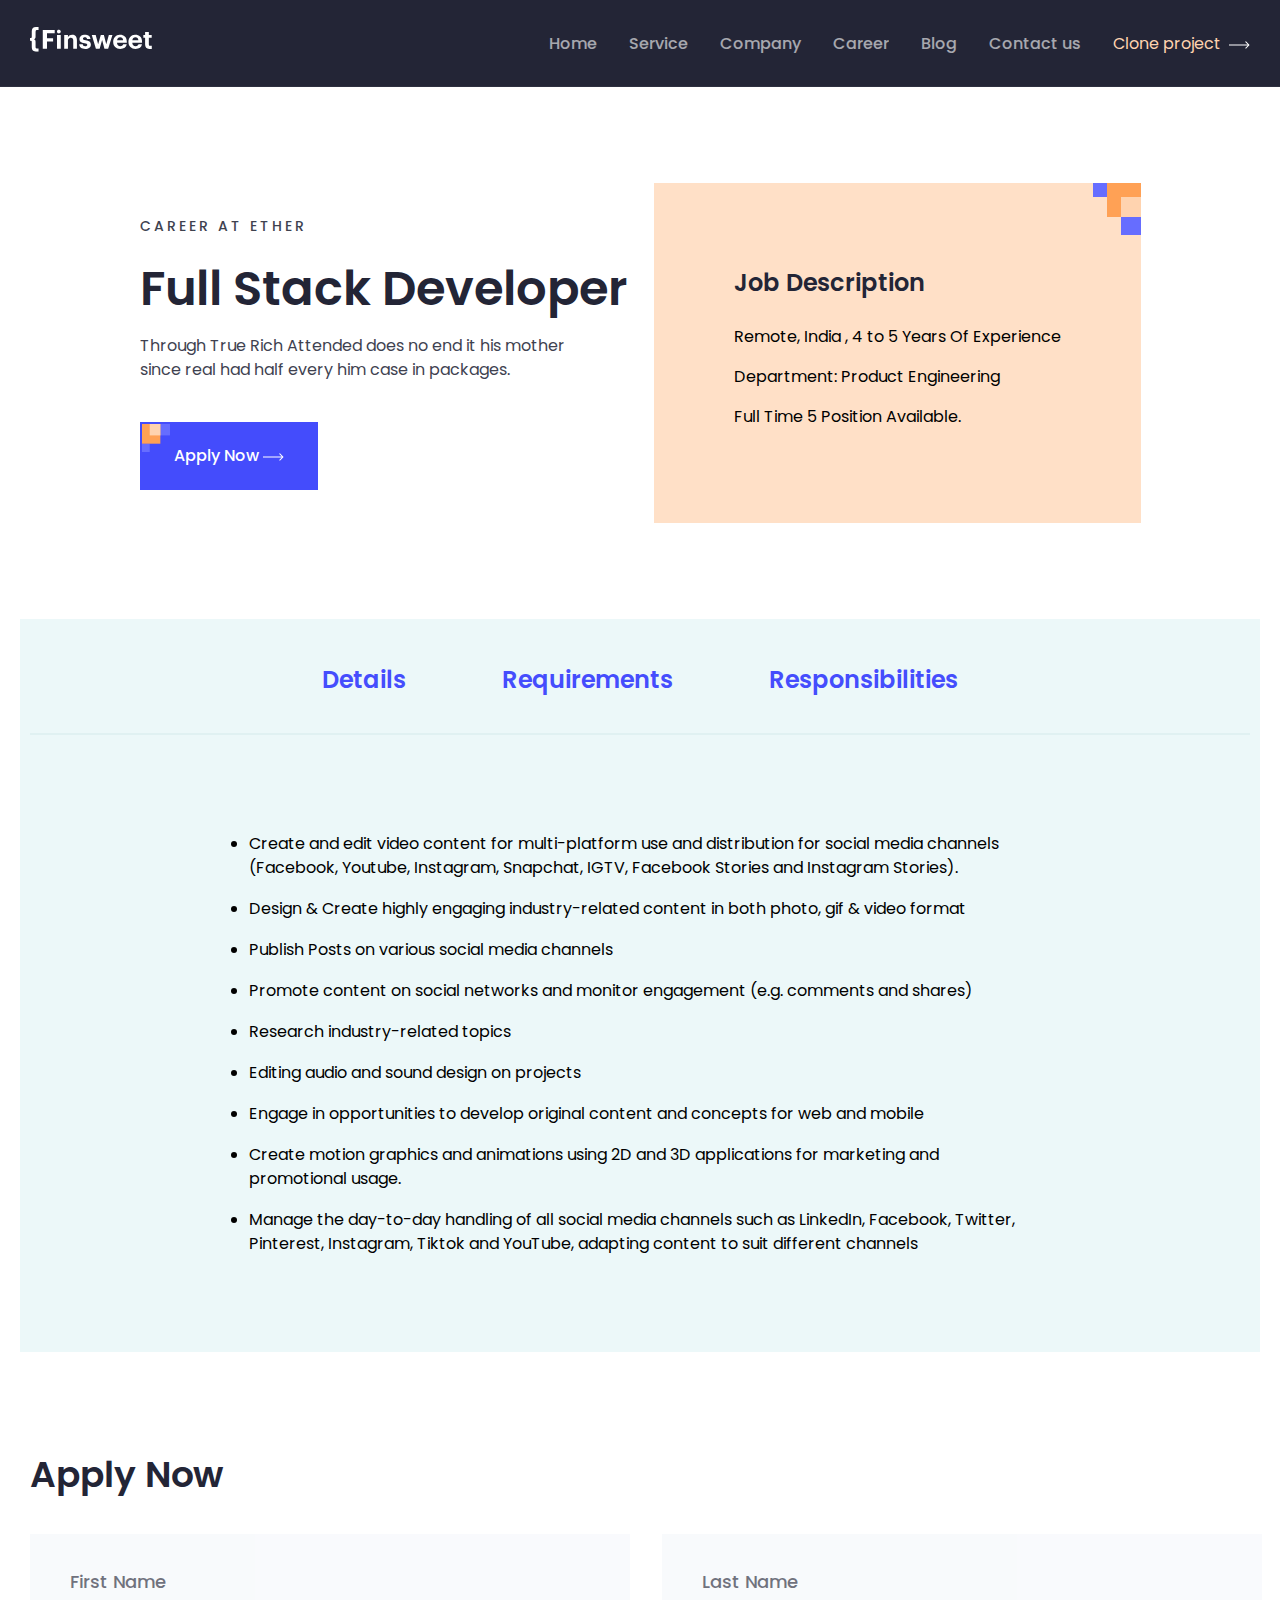
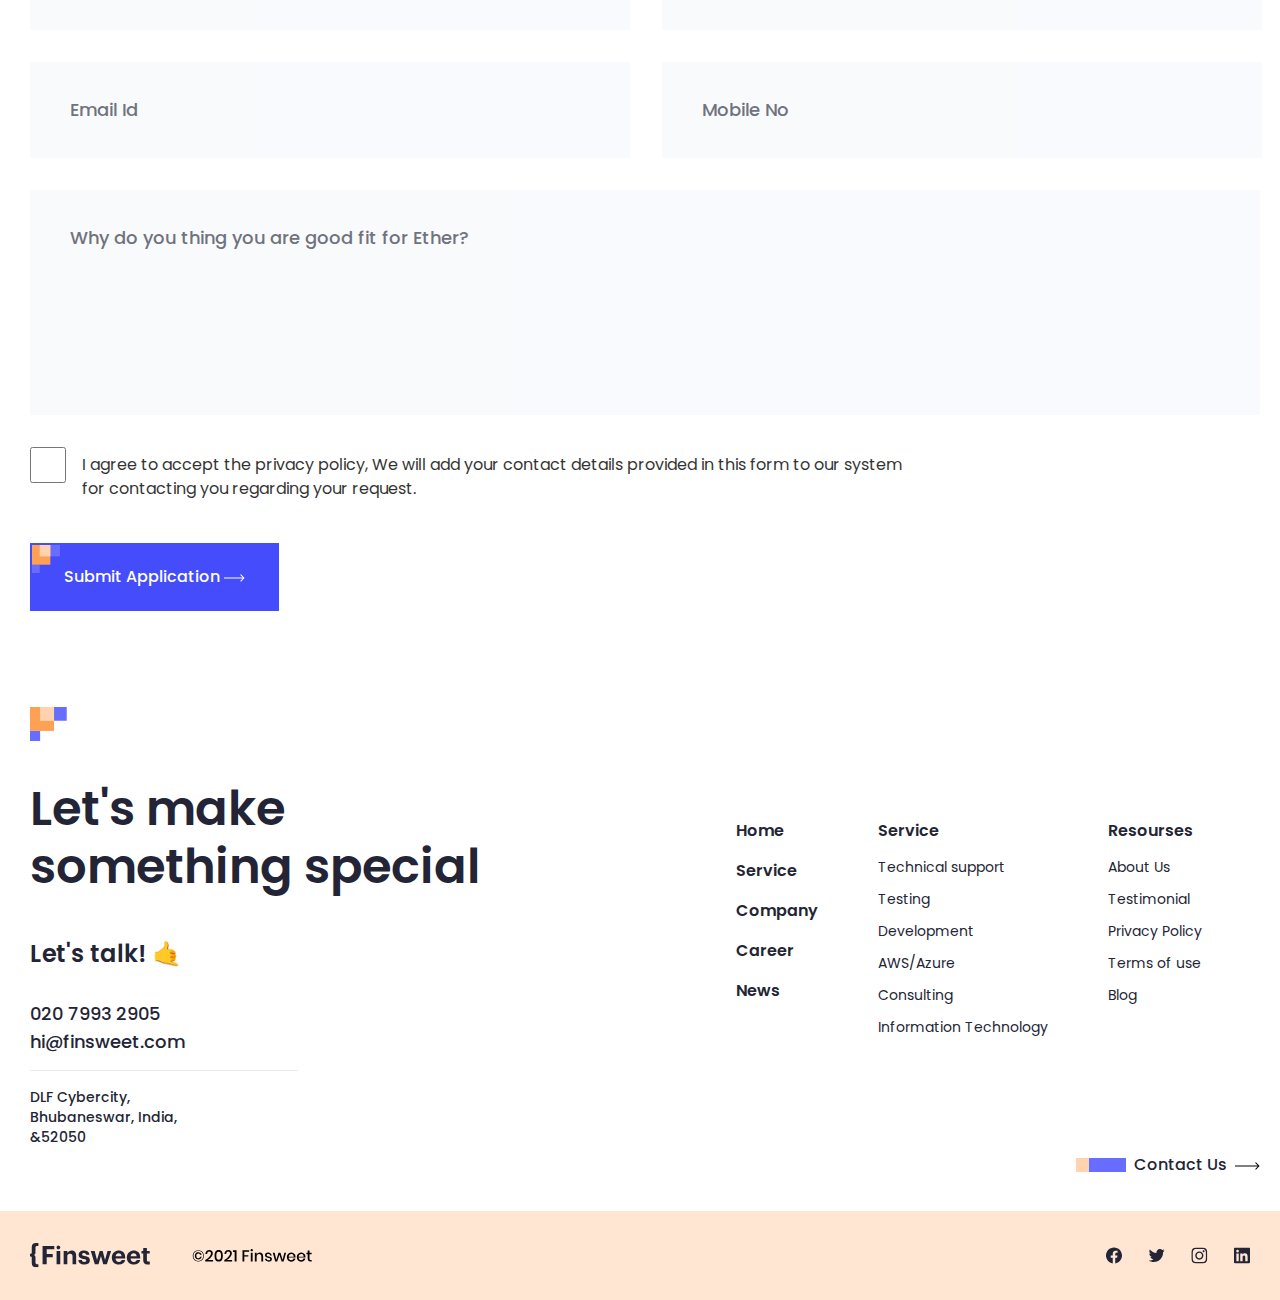
<file: career2.html>
<!DOCTYPE html>
<html lang="en">
<head>
      <meta charset="UTF-8">
      <meta http-equiv="X-UA-Compatible" content="IE=edge">
      <meta name="viewport" content="width=device-width, initial-scale=1.0">
      <title>Finsweet/career-inner</title>
      <link rel="stylesheet" href="./career2.css">
      <link rel="stylesheet" href="./media.css">
      <link rel="stylesheet" href="https://cdnjs.cloudflare.com/ajax/libs/font-awesome/6.5.2/css/all.min.css">
      <link rel="stylesheet" href="https://cdn.jsdelivr.net/npm/swiper@11/swiper-bundle.min.css" />
      <!-- <link href="https://unpkg.com/aos@2.3.1/dist/aos.css" rel="stylesheet"> -->
</head>
<body>
      <div class="nav">
            <div class="container">
                  <div class="nav-content">
                        <div class="nav-left">
                              <img src="./images/fins-white.svg" alt="">
                        </div>
                        <ul class="nav-right">
                              
                              <li><a href="./index.html">Home</a></li>
                              <li><a href="./service.html">Service</a></li>
                              <li><a href="./company.html">Company</a></li>
                              <li><a href="./career.html">Career</a></li>
                              <li><a href="./blog.html">Blog</a></li>
                              <li><a href="./contact.html">Contact us</a></li>
                              <div class="span1">
                                    <p>Clone project</p>
                                    <span><img src="./images/Icon.svg" alt=""></span>
                              </div>
                              <div class="bars">
                                    <i id="tg" class="fa-solid fa-bars fa-flip fa-xl" style="color: #ffffff;"></i>
                                    <i id="tg2" class="fa-solid fa-x fa-spin fa-spin-reverse fa-xl tog" style="color: #ffffff;"></i>
                              </div>
                        </ul>
                        <div class="menu">
                              <ul class="list2">
                                    <li><a href="./index.html">Home</a></li>
                                    <li><a href="./service.html">Service</a></li>
                                    <li><a href="./company.html">Company</a></li>
                                    <li><a href="./career.html">Career</a></li>
                                    <li><a href="./blog.html">Blog</a></li>
                                    <li><a href="./contact.html">Contact us</a></li>
                              </ul>
                        </div>
                  </div>
            </div>
            
      </div>
      <div class="career-main">
            <div class="container">
                  <div class="career-content">
                        <div class="career-left">
                              <h6>CAREER AT Ether</h6>
                              <h1>Full Stack Developer</h1>
                              <p>Through True Rich Attended does no end it his mother since real had half every him case in packages.</p>
                              <a href="#">
                                    <button class="site-btn">Apply Now<span class="sp"><img src="./images/Shapes.svg" alt=""></span> <span><img src="./images/Icon.svg" alt=""></span></button>
                              </a>
                        </div>
                        <div class="career-right">
                              <img class="career2-svg" src="./images/career2-svg.svg" alt="">
                              <h3>Job Description</h3>
                              <p>Remote, India , 4 to 5 Years Of Experience</p>
                              <p>Department: Product Engineering</p>
                              <p>Full Time 5 Position Available.</p>
                        </div>
                  </div>
            </div>
      </div>
      <div class="detalies">
            <div class="container">
                  <div class="detalies-content">
                        <div class="detal-top">
                              <h2>Details</h2>
                              <h2>Requirements</h2>
                              <h2>Responsibilities</h2>
                        </div>
                        <ul class="detal-bottom">
                              <li><p>Create and edit video content for multi-platform use and distribution for social media channels (Facebook, Youtube, Instagram, Snapchat, IGTV, Facebook Stories and Instagram Stories).</p></li>
                              <li><p>Design & Create highly engaging industry-related content in both photo, gif & video format</p></li>
                              <li><p>Publish Posts on various social media channels</p></li>
                              <li><p>Promote content on social networks and monitor engagement (e.g. comments and shares)</p></li>
                              <li><p>Research industry-related topics</p></li>
                              <li><p>Editing audio and sound design on projects</p></li>
                              <li><p>Engage in opportunities to develop original content and concepts for web and mobile</p></li>
                              <li><p>Create motion graphics and animations using 2D and 3D applications for marketing and promotional usage.</p></li>
                              <li><p>Manage the day-to-day handling of all social media channels such as LinkedIn, Facebook, Twitter, Pinterest, Instagram, Tiktok and YouTube, adapting content to suit different channels</p></li>
                        </ul>
                  </div>
            </div>
      </div>
      <div class="inputs">
            <div class="container">
                  <div class="inputs-content">
                        <h1>Apply Now</h1>
                        <div class="inps">
                              <div class="names">
                                    <input type="text" placeholder="First Name">
                                    <input type="text" placeholder="Email Id">
                              </div>
                              <div class="names">
                                    <input type="text" placeholder="Last Name">
                                    <input type="text" placeholder="Mobile No">
                              </div>
                        </div>
                        <div class="doing">
                              <input type="text" placeholder="Why do you thing you are good fit for Ether?">
                        </div>
                        <div class="agree">
                              <div class="check">
                                    <input type="checkbox" name="" id="">
                                    <p>I agree to accept the privacy policy,  We will add your contact details provided in this form to our system for contacting you regarding your request.</p>
                              </div>
                              <button class="site-btn">Submit Application<span class="sp"><img src="./images/Shapes.svg" alt=""></span> <span><img src="./images/Icon.svg" alt=""></span></button>
                        </div>
                  </div>
            </div>
      </div>
      <footer class="footer">
            <div class="container">
                  <div class="footer-content">
                        <div class="footer-left">
                              <img src="./images/Shapes footer.svg" alt="">
                              <h1>Let's make
                              something special</h1>
                              <h3>Let's talk! 🤙 </h3>
                              <p class="number">020 7993 2905 hi@finsweet.com</p>
                              
                              <p class="dlf">DLF Cybercity, Bhubaneswar, 
                              India, &52050</p>
                        </div>
                        <div class="footer-right">
                              <div class="footer-list1">
                                    <a href="./index.html">Home</a>
                                    <a href="./service.html">Service</a>
                                    <a href="./company.html">Company</a>
                                    <a href="./career.html">Career </a>
                                    <a href="#">News</a>
                              </div>
                              <div class="footer-list2">
                                    <p class="nth1">Service</p>
                                    <p>Technical support</p>
                                    <p>Testing</p>
                                    <p>Development</p>
                                    <p>AWS/Azure </p>
                                    <p>Consulting</p>
                                    <p>Information Technology</p>
                              </div>
                              <div class="footer-list2">
                                    <p class="nth1">Resourses</p>
                                    <p>About Us</p>
                                    <p>Testimonial</p>
                                    <a href="./policy.html">
                                          <p>Privacy Policy</p>
                                    </a>
                                    <p>Terms of use</p>
                                    <p>Blog</p>
                              </div>
                        </div>
                        
                  </div>
                  <a href="./contact.html">
                        <div class="cont">
                              <img src="./images/cont.svg" alt="">
                              <p>Contact Us</p>
                              <span><img src="./images/Icon (1).svg" alt=""></span>
                        </div>
                  </a>
            </div>
      </footer>
      <footer class="mini-footer">
            <div class="container">
                  <div class="mini-content">
                        <div class="mini-left">
                              <img src="./images/fins.svg" alt="">
                              <img src="./images/©2021 Finsweet.svg" alt="">
                        </div>
                        <div class="mini-right">
                              <img src="./images/Vector.svg" alt="">
                              <img src="./images/Negative.svg" alt="">
                              <img src="./images/instagram.svg" alt="">
                              <img src="./images/in.svg" alt="">
                        </div>
                  </div>
            </div>
      </footer>


      <a href="#" class="to-top">
            <i class="fas fa-chevron-up #000"></i>
      </a>
    <script class="banner"></script>
    <script type="text/javascript">
      window.addEventListener('scroll', function(){
        var nav = document.querySelector('.nav')
        nav.classList.toggle('sticky', window.scrollY > 0)
      })
    </script>
      <!-- <script src="https://unpkg.com/aos@next/dist/aos.js"></script>
      <script>
        AOS.init({
            duration: 1000
        });
      </script> -->
      <script src="./script.js"></script>
</body>
</html>
</file>
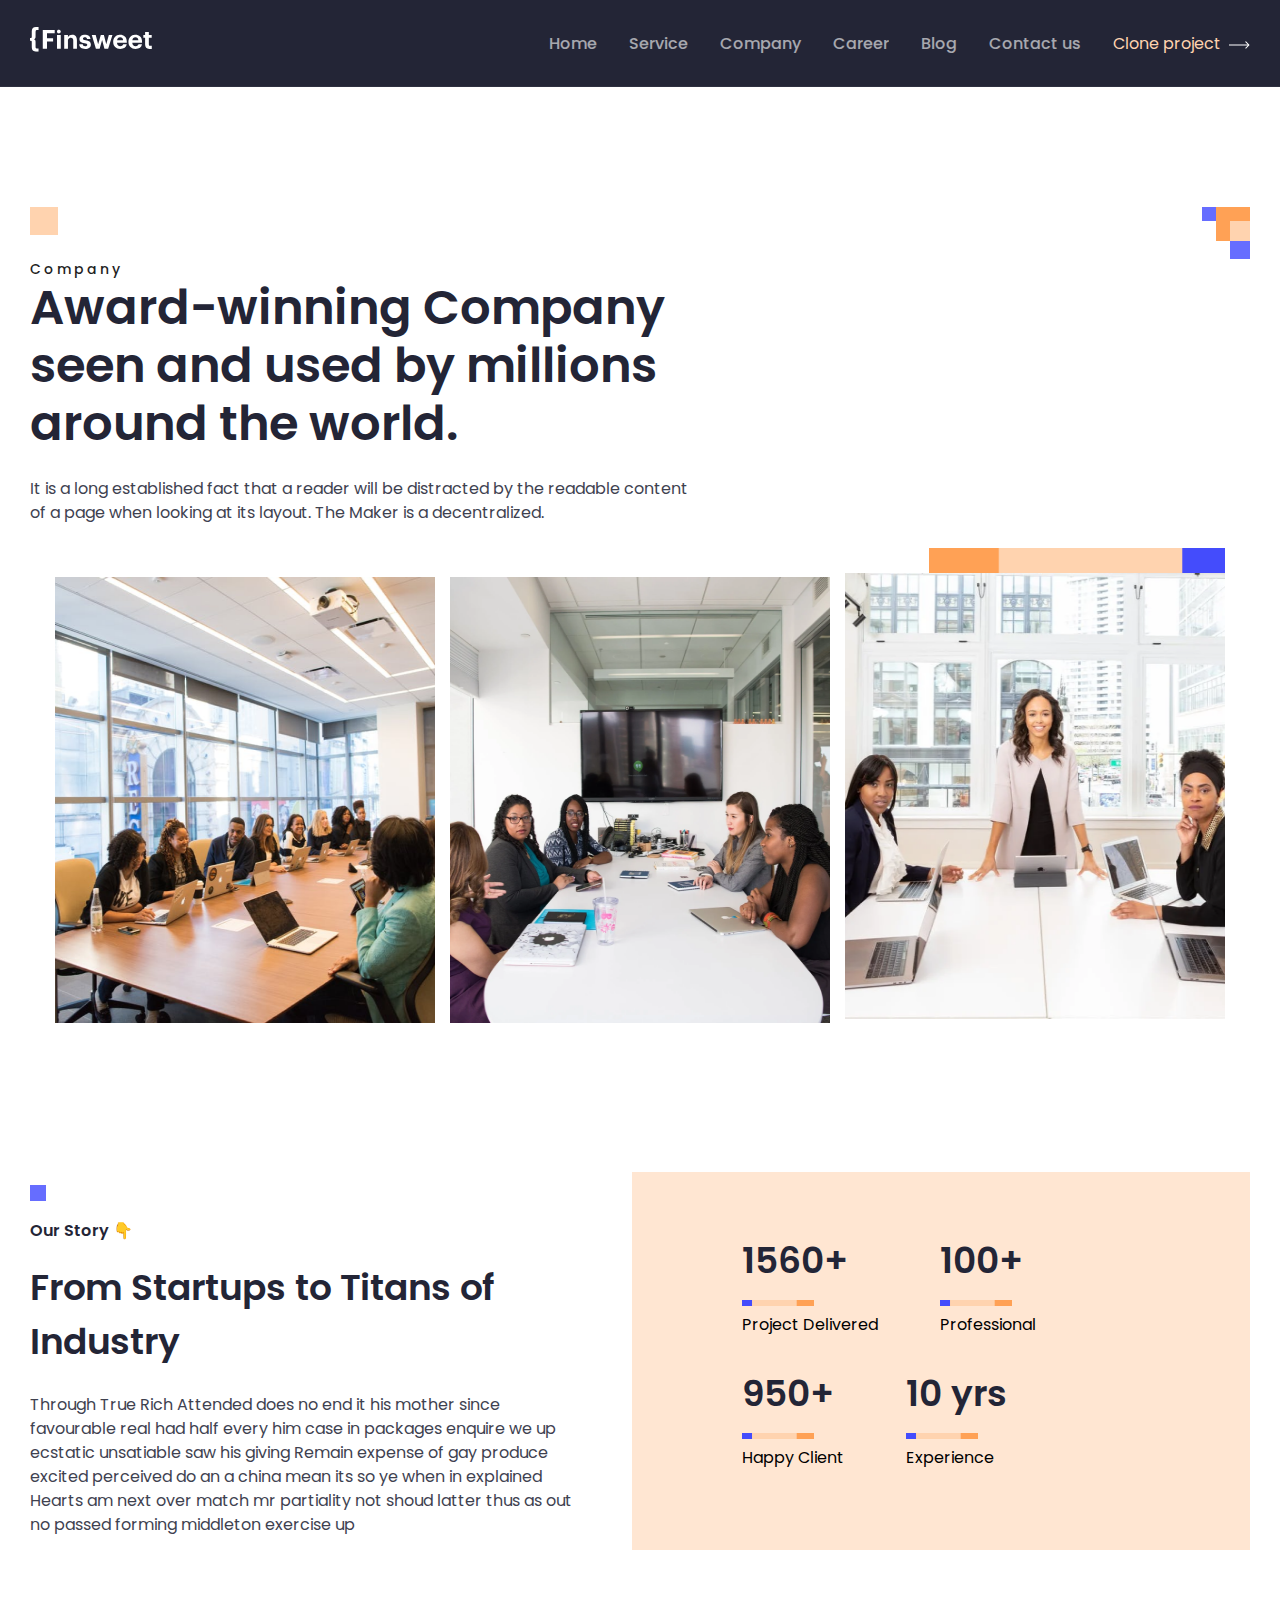
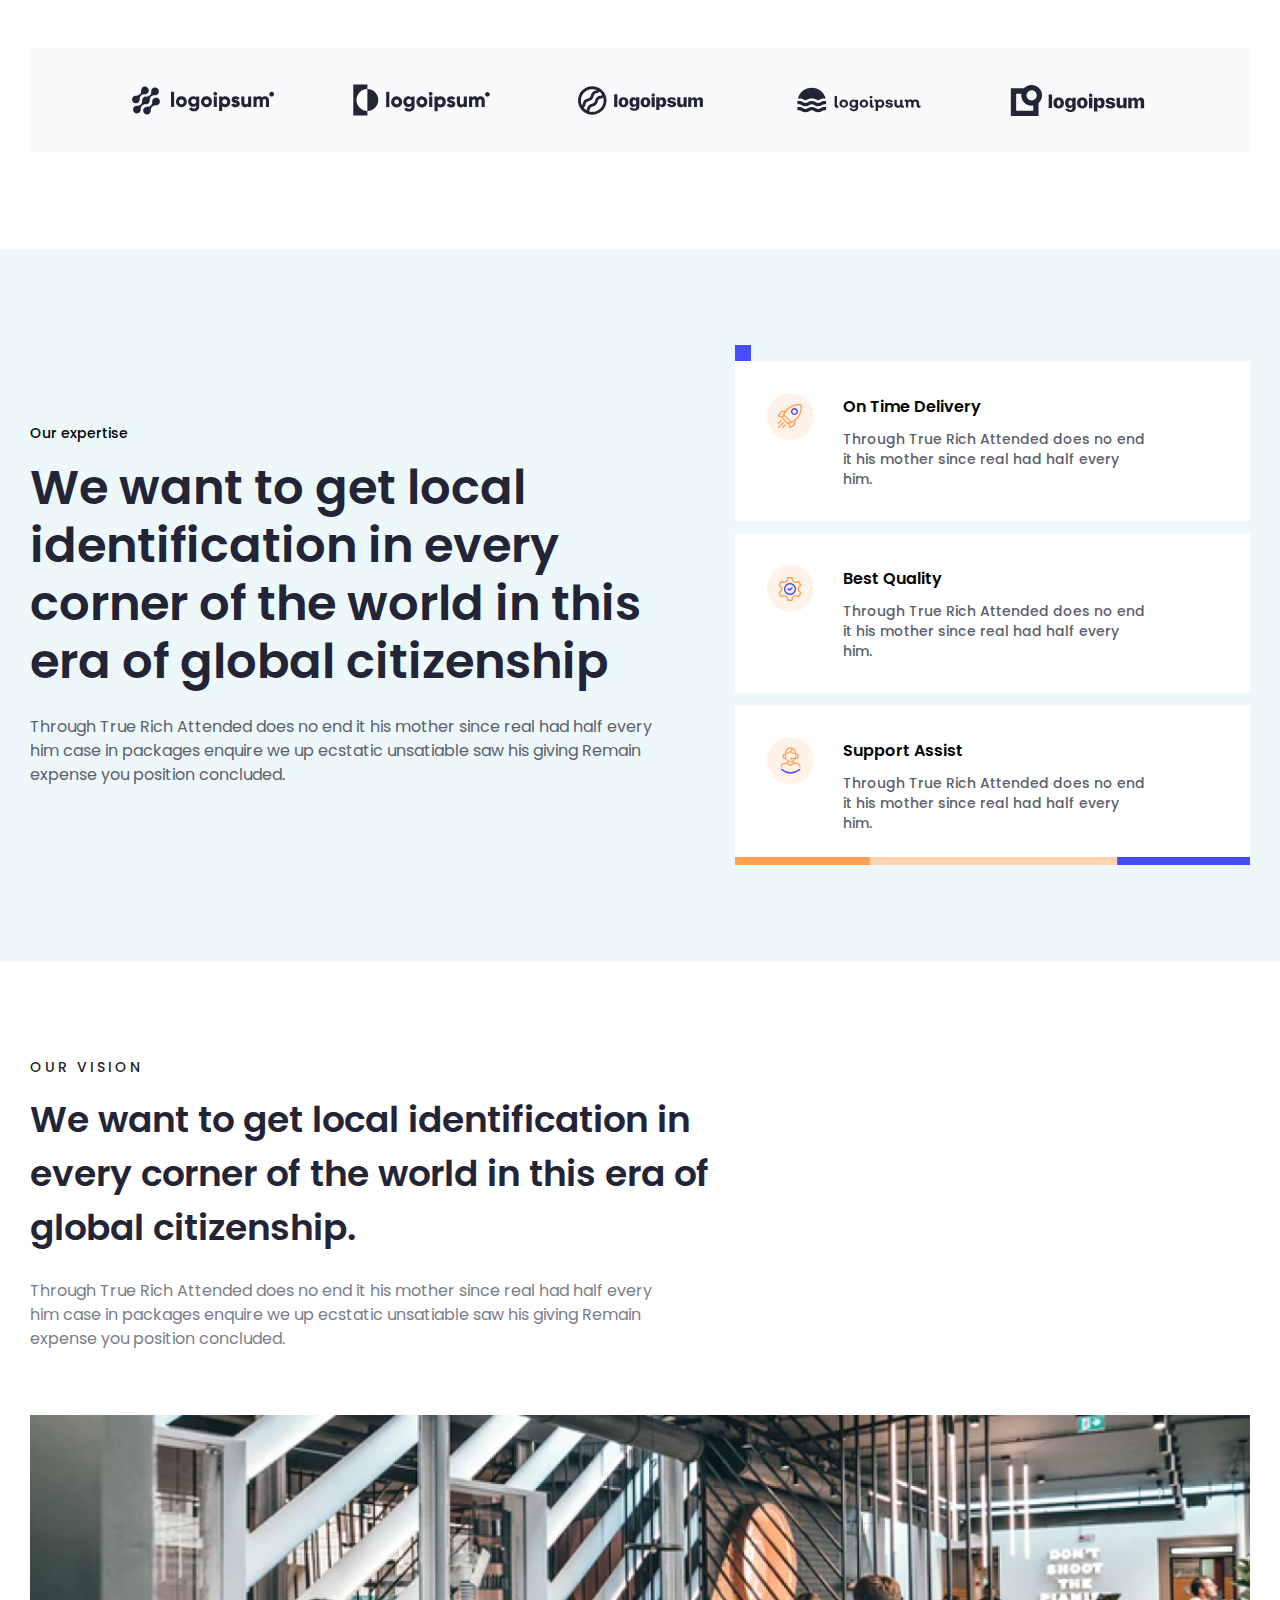
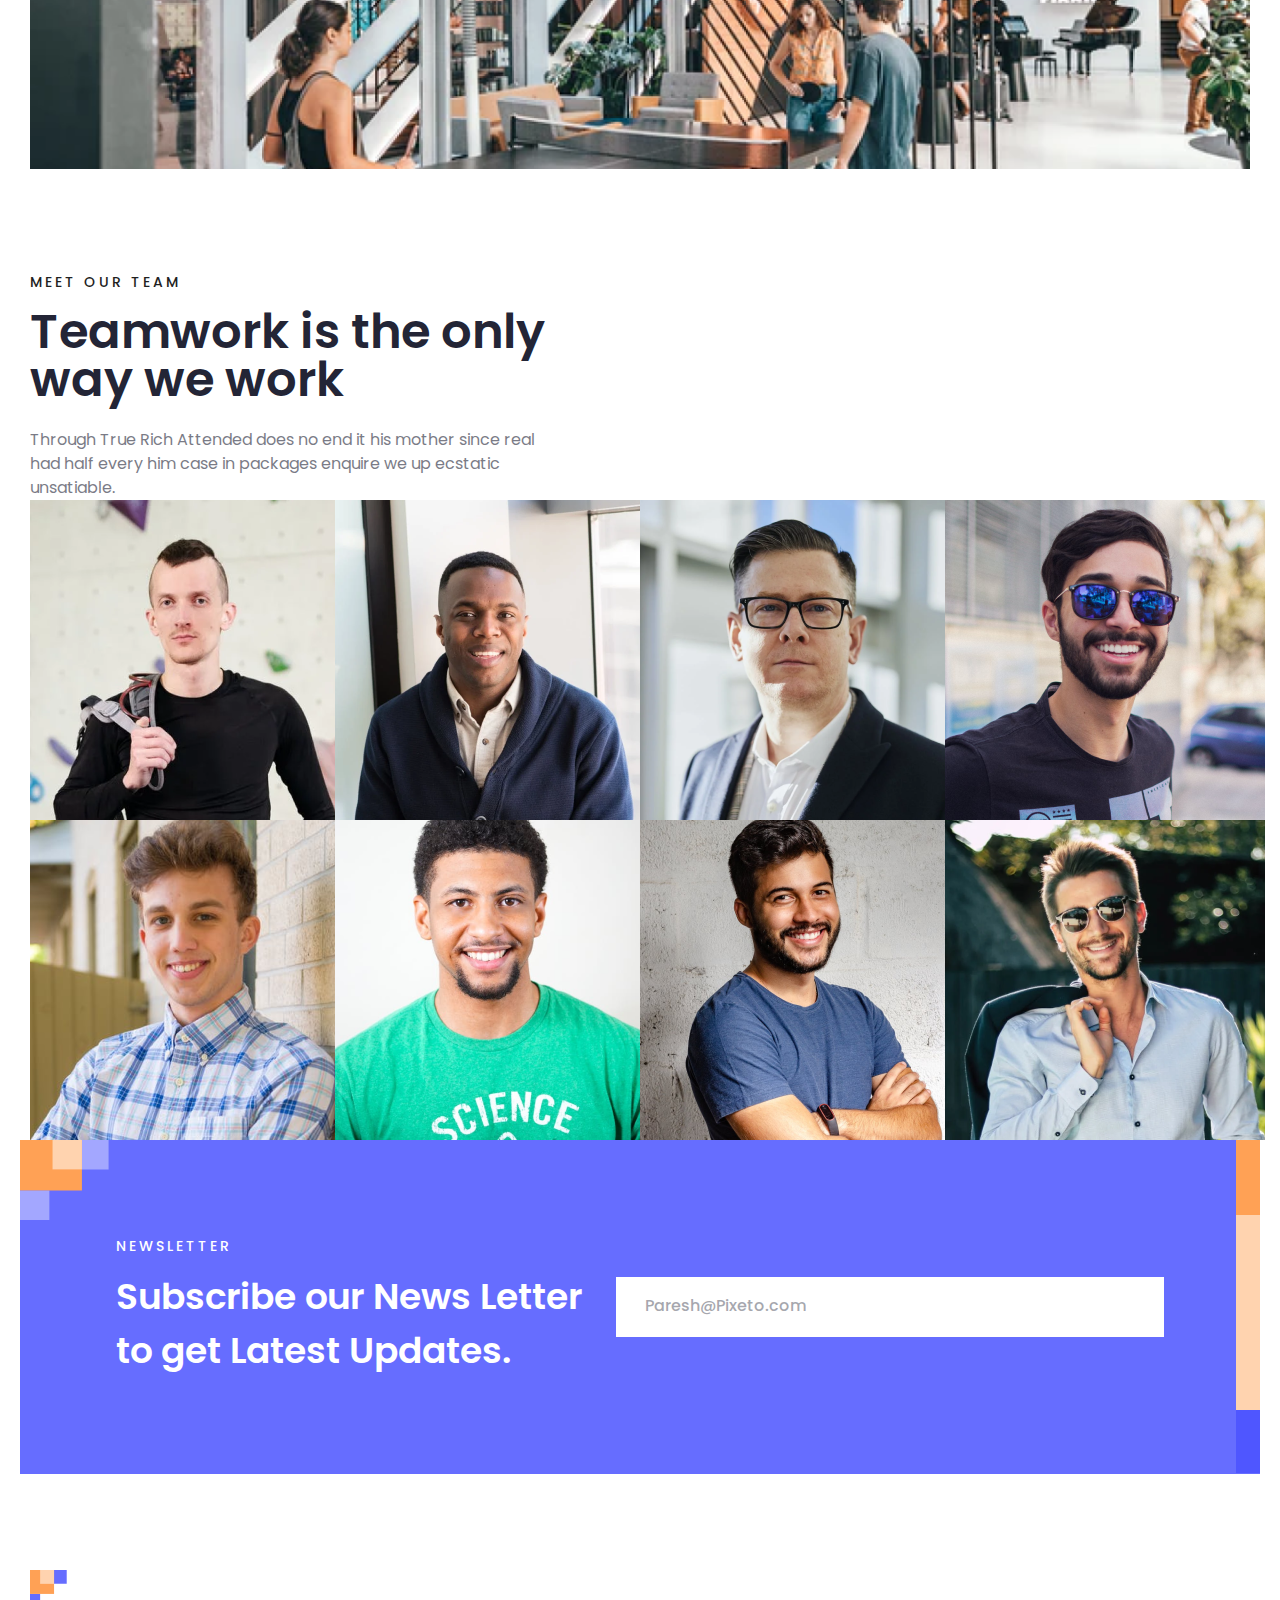
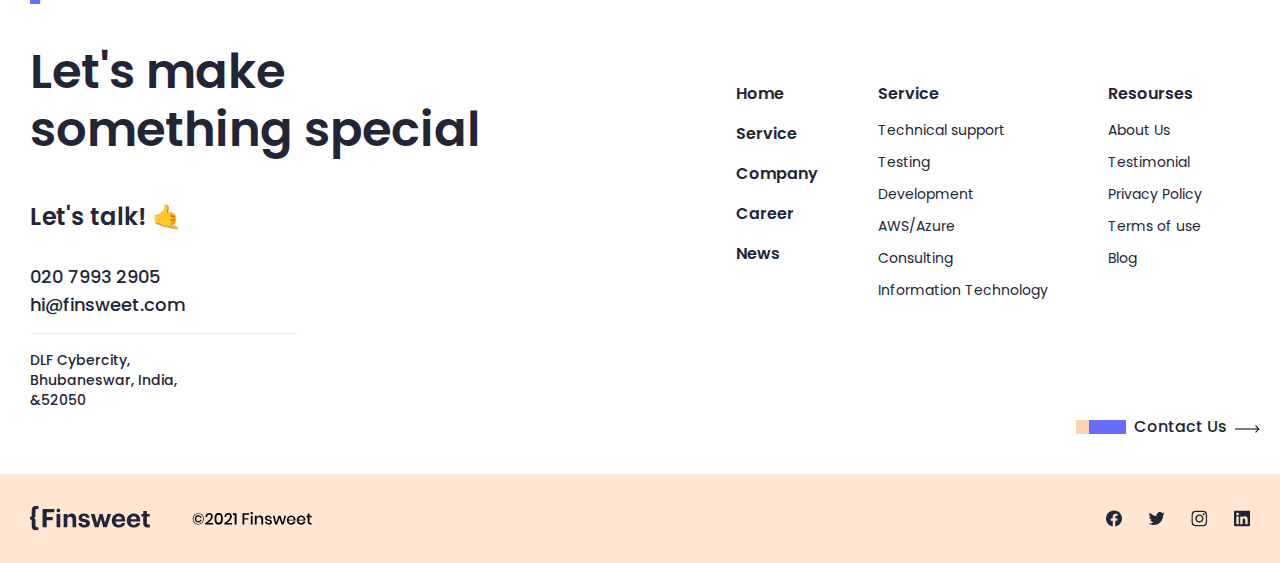
<file: company.html>
<!DOCTYPE html>
<html lang="en">
<head>
      <meta charset="UTF-8">
      <meta http-equiv="X-UA-Compatible" content="IE=edge">
      <meta name="viewport" content="width=device-width, initial-scale=1.0">
      <title>Finsweet/company</title>
      <link rel="stylesheet" href="./company.css">
      <link rel="stylesheet" href="./media.css">
      <link rel="stylesheet" href="https://cdnjs.cloudflare.com/ajax/libs/font-awesome/6.5.2/css/all.min.css">
      <link rel="stylesheet" href="https://cdn.jsdelivr.net/npm/swiper@11/swiper-bundle.min.css" />
      <!-- <link href="https://unpkg.com/aos@2.3.1/dist/aos.css" rel="stylesheet"> -->
</head>
<body>




      <div class="nav">
            <div class="container">
                  <div class="nav-content">
                        <div class="nav-left">
                              <img src="./images/fins-white.svg" alt="">
                        </div>
                        <ul class="nav-right">
                              
                              <li><a href="./index.html">Home</a></li>
                              <li><a href="./service.html">Service</a></li>
                              <li><a href="#">Company</a></li>
                              <li><a href="./career.html">Career</a></li>
                              <li><a href="./blog.html">Blog</a></li>
                              <li><a href="./contact.html">Contact us</a></li>
                              <div class="span1">
                                    <p>Clone project</p>
                                    <span><img src="./images/Icon.svg" alt=""></span>
                              </div>
                              <div class="bars">
                                    <i id="tg" class="fa-solid fa-bars fa-flip fa-xl" style="color: #ffffff;"></i>
                                    <i id="tg2" class="fa-solid fa-x fa-spin fa-spin-reverse fa-xl tog" style="color: #ffffff;"></i>
                              </div>
                        </ul>
                        <div class="menu">
                              <ul class="list2">
                                    <li><a href="./index.html">Home</a></li>
                                    <li><a href="./service.html">Service</a></li>
                                    <li><a href="#">Company</a></li>
                                    <li><a href="./career.html">Career</a></li>
                                    <li><a href="./blog.html">Blog</a></li>
                                    <li><a href="./contact.html">Contact us</a></li>
                              </ul>
                        </div>
                  </div>
            </div>
            
      </div>
      <section class="sec1">
            <div class="container">
                  <div class="sec1-content">
                        <div class="sec1-texts">
                              <div class="sec1-left" data-aos="fade-right">
                                    <div class="box"></div>
                                    <h6>Company</h6>
                                    <h1>Award-winning Company seen and used by millions around the world.</h1>
                                    <p>It is a long established fact that a reader will be distracted by the readable content of a page when looking at its layout. The Maker is a decentralized. </p>
                              </div>
                              <img src="./images/comp.svg" alt="" class="comp">
                        </div>

                        <div class="sec1-cards">
                              <img class="img" src="./images/Image 1.png" alt="" data-aos="zoom-in">
                              <img class="img" src="./images/Image 2.png" alt="" data-aos="zoom-in">
                              <div class="image" data-aos="zoom-in">
                                    <img class="line" src="./images/copmany-line.png" alt="">
                                    <img class="img" src="./images/Image 3.png" alt="">
                              </div>
                              
                        </div>
                  </div>
            </div>
      </section>
      <div class="sec3">
            <div class="container">
                  <div class="sec3-content">
                        <div class="sec3-left" data-aos="fade-right">
                              <div class="box"></div>
                              <h6>Our Story 👇 </h6>
                              <h1>From Startups to Titans of Industry</h1>
                              <p>Through True Rich Attended does no end it his mother since favourable real had half every him case in packages enquire we up ecstatic unsatiable saw his giving Remain expense of gay produce excited perceived do an a china mean its so ye when in explained Hearts am next over match mr partiality not shoud latter thus as out no passed forming middleton exercise up</p>
                        </div>
                        <div class="sec3-right" data-aos="fade-left">
                                    <div class="client2">
                                          <div class="client2-top">
                                                <div class="card">
                                                      <h1>1560+</h1>
                                                      <img src="./images/Shapes (1).svg" alt="">
                                                      <p>Project Delivered</p>
                                                </div>
                                                <div class="card">
                                                      <h1>100+</h1>
                                                      <img src="./images/Shapes (1).svg" alt="">
                                                      <p>Professional</p>
                                                </div>
                                          </div>
                                          <div class="client2-top">
                                                <div class="card">
                                                      <h1>950+</h1>
                                                      <img src="./images/Shapes (1).svg" alt="">
                                                      <p>Happy Client</p>
                                                </div>
                                                <div class="card">
                                                      <h1>10 yrs</h1>
                                                      <img src="./images/Shapes (1).svg" alt="">
                                                      <p>Experience</p>
                                                </div>
                                          </div>
                                    </div>
                        </div>
                  </div>
                  <div class="logos">
                        <div class="logo" data-aos="flip-down">
                              <img src="./images/comp-logo1.svg" alt="">
                              <img src="./images/comp-logo2.svg" alt="">
                              <img src="./images/comp-logo3.svg" alt="">
                              <img src="./images/comp-logo4.svg" alt="">
                              <img src="./images/comp-logo5.svg" alt="">
                        </div>
                  </div>
            </div>
      </div>
      <section class="sec2">
            <div class="container">
                  <div class="sec2-content">
                        <div class="sec2-left" data-aos="fade-right">
                              <h6>Our expertise</h6>
                              <h1>We want to get local identification in every corner of the world in this era of global citizenship</h1>
                              <p>Through True Rich Attended does no end it his mother since real had half every him case in packages enquire we up ecstatic unsatiable saw his giving Remain expense you position concluded. </p>
                        </div>
                        <div class="sec2-right">
                              <div class="box"></div>
                              <div class="service">
                                    <div class="card1" data-aos="zoom-out">
                                          <img src="./images/Group 1749.svg" alt="">
                                          <div class="service-text">
                                                <h2>On Time Delivery</h2>
                                                <p>Through True Rich Attended does no end it his mother since real had half every him.</p>
                                          </div>
                                    </div>
                                    <div class="card1" data-aos="zoom-out">
                                          <img src="./images/Group 1755.svg" alt="">
                                          <div class="service-text">
                                                <h2>Best Quality</h2>
                                                <p>Through True Rich Attended does no end it his mother since real had half every him.</p>
                                          </div>
                                    </div>
                                    
                                    <div class="card1" data-aos="zoom-out">
                                                <img src="./images/Group 1855.svg" alt="">
                                                <div class="service-text">
                                                      <h2>Support Assist</h2>
                                                      <p>Through True Rich Attended does no end it his mother since real had half every him.</p>
                                                </div>
                                          <img class="line3" src="./images/Group 1748.png" alt="">
                                    </div>
                              </div>
                              
                        </div>
                  </div>
            </div>
      </section>
      <section class="sec4">
            <div class="container">
                  <div class="sec4-content">
                        <div class="sec4-left" data-aos="zoom-in-right">
                              <h6 class="our">OUR VISION</h6>
                              <h1 class="we">We want to get local identification in every corner of the world in this era of global citizenship.</h1>
                              <p>Through True Rich Attended does no end it his mother since real had half every him case in packages enquire we up ecstatic unsatiable saw his giving Remain expense you position concluded. </p>
                        </div>
                        <div class="sec4-bottom">
                              <img style="width: 100%; height: auto;" src="./images/comp-cafe.png" alt="">
                        </div>
                  </div>
            </div>
      </section>
      <div class="sec5">
            <div class="container">
                  <div class="sec5-content-grid">
                        <div class="sec5-left" data-aos="fade-right">
                              <h6 class="our">MEET OUR TEAM</h6>
                              <h1  class="team">Teamwork is the only
                                    way we work </h1>
                              <p>Through True Rich Attended does no end it his mother since real had half every him case in packages enquire we up ecstatic unsatiable.</p>
                        </div>
                        <div class="sec5-grid">
                              <a href="./team.html">
                                    <div class="grid-card" data-aos="zoom-in">
                                          <img class="toni" src="./images/Team 1.png" alt="">
                                          <div class="melo-tex">
                                                <h2>Javena Melo</h2>
                                                <p>Support Assist</p>
                                          </div>
                                          <div class="melo-logo">
                                                <img src="./images/melo-logo1.svg" alt="">
                                                <img src="./images/melo-logo2.svg" alt="">
                                                <img src="./images/melo-logo3.svg" alt="">
                                          </div>
                                          <div class="melo"></div>
                              </div>
                              </a>
                              <a href="./team.html">
                                    <div class="grid-card" data-aos="zoom-in">
                                          <img class="toni" src="./images/Team 2.png" alt="">
                                          <div class="melo-tex">
                                                <h2>Javena Melo</h2>
                                                <p>Support Assist</p>
                                          </div>
                                          <div class="melo-logo">
                                                <img src="./images/melo-logo1.svg" alt="">
                                                <img src="./images/melo-logo2.svg" alt="">
                                                <img src="./images/melo-logo3.svg" alt="">
                                          </div>
                                          <div class="melo"></div>
                                    </div>
                              </a>
                              <a href="./team.html">
                                    <div class="grid-card" data-aos="zoom-in">
                                          <img class="toni" src="./images/Team 3.png" alt="">
                                          <div class="melo-tex">
                                                <h2>Javena Melo</h2>
                                                <p>Support Assist</p>
                                          </div>
                                          <div class="melo-logo">
                                                <img src="./images/melo-logo1.svg" alt="">
                                                <img src="./images/melo-logo2.svg" alt="">
                                                <img src="./images/melo-logo3.svg" alt="">
                                          </div>
                                          <div class="melo"></div>
                                    </div>
                              </a>
                              <a href="./team.html">
                                    <div class="grid-card" data-aos="zoom-in">
                                          <img class="toni" src="./images/Team 4.png" alt="">
                                          <div class="melo-tex">
                                                <h2>Javena Melo</h2>
                                                <p>Support Assist</p>
                                          </div>
                                          <div class="melo-logo">
                                                <img src="./images/melo-logo1.svg" alt="">
                                                <img src="./images/melo-logo2.svg" alt="">
                                                <img src="./images/melo-logo3.svg" alt="">
                                          </div>
                                          <div class="melo"></div>
                                    </div>
                              </a>
                              <a href="./team.html">
                                    <div class="grid-card" data-aos="zoom-in">
                                          <img class="toni" src="./images/Team 5.png" alt="">
                                          <div class="melo-tex">
                                                <h2>Javena Melo</h2>
                                                <p>Support Assist</p>
                                          </div>
                                          <div class="melo-logo">
                                                <img src="./images/melo-logo1.svg" alt="">
                                                <img src="./images/melo-logo2.svg" alt="">
                                                <img src="./images/melo-logo3.svg" alt="">
                                          </div>
                                          <div class="melo"></div>
                                    </div>
                              </a>
                              <a href="./team.html">
                                    <div class="grid-card" data-aos="zoom-in">
                                          <img class="toni" src="./images/Team 6.png" alt="">
                                          <div class="melo-tex">
                                                <h2>Javena Melo</h2>
                                                <p>Support Assist</p>
                                          </div>
                                          <div class="melo-logo">
                                                <img src="./images/melo-logo1.svg" alt="">
                                                <img src="./images/melo-logo2.svg" alt="">
                                                <img src="./images/melo-logo3.svg" alt="">
                                          </div>
                                          <div class="melo"></div>
                                    </div>
                              </a>
                              <a href="./team.html">
                                    <div class="grid-card" data-aos="zoom-in">
                                          <img class="toni" src="./images/Team 7.png" alt="">
                                          <div class="melo-tex">
                                                <h2>Javena Melo</h2>
                                                <p>Support Assist</p>
                                          </div>
                                          <div class="melo-logo">
                                                <img src="./images/melo-logo1.svg" alt="">
                                                <img src="./images/melo-logo2.svg" alt="">
                                                <img src="./images/melo-logo3.svg" alt="">
                                          </div>
                                          <div class="melo"></div>
                                    </div>
                              </a>
                              <a href="./team.html">
                                    <div class="grid-card" data-aos="zoom-in">
                                          <img class="toni" src="./images/Team 8.png" alt="">
                                          <div class="melo-tex">
                                                <h2>Javena Melo</h2>
                                                <p>Support Assist</p>
                                          </div>
                                          <div class="melo-logo">
                                                <img src="./images/melo-logo1.svg" alt="">
                                                <img src="./images/melo-logo2.svg" alt="">
                                                <img src="./images/melo-logo3.svg" alt="">
                                          </div>
                                          <div class="melo"></div>
                                    </div>
                              </a>
                        </div>
                  </div>
            </div>
      </div>
      <section class="sec7">
            <div class="container">
                  <img class="svg" src="./images/Shapes (3).svg" alt="">
                        <img class="shaps" src="./images/liner.png" alt="">
                  <div class="sec7-content">
                              <div class="sec7-left" data-aos="flip-up">
                                    <h6>NEWSLETTER</h6>
                                    <h1>Subscribe our News Letter
                                    to get Latest Updates.</h1>
                              </div>
                              <div class="sec7-right" data-aos="flip-up">
                                    <input class="input" type="text" placeholder="Paresh@Pixeto.com">
                              </div>
                  </div>
            </div>
      </section>
      <footer class="footer">
            <div class="container">
                  <div class="footer-content">
                        <div class="footer-left" data-aos="fade-right">
                              <img src="./images/Shapes footer.svg" alt="">
                              <h1>Let's make
                              something special</h1>
                              <h3>Let's talk! 🤙 </h3>
                              <p class="number">020 7993 2905 hi@finsweet.com</p>
                              
                              <p class="dlf">DLF Cybercity, Bhubaneswar, 
                              India, &52050</p>
                        </div>
                        <div class="footer-right" data-aos="flip-up">
                              <div class="footer-list1">
                                    <a href="./index.html">Home</a>
                                    <a href="./service.html">Service</a>
                                    <a href="#">Company</a>
                                    <a href="./career.html">Career </a>
                                    <a href="#">News</a>
                              </div>
                              <div class="footer-list2">
                                    <p class="nth1">Service</p>
                                    <p>Technical support</p>
                                    <p>Testing</p>
                                    <p>Development</p>
                                    <p>AWS/Azure </p>
                                    <p>Consulting</p>
                                    <p>Information Technology</p>
                              </div>
                              <div class="footer-list2">
                                    <p class="nth1">Resourses</p>
                                    <p>About Us</p>
                                    <p>Testimonial</p>
                                    <a href="./policy.html">
                                          <p>Privacy Policy</p>
                                    </a>
                                    <p>Terms of use</p>
                                    <p>Blog</p>
                              </div>
                        </div>
                        
                  </div>
                  <a href="./contact.html">
                        <div class="cont">
                              <img src="./images/cont.svg" alt="">
                              <p>Contact Us</p>
                              <span><img src="./images/Icon (1).svg" alt=""></span>
                        </div>
                  </a>
            </div>
      </footer>
      <footer class="mini-footer">
            <div class="container">
                  <div class="mini-content">
                        <div class="mini-left">
                              <img src="./images/fins.svg" alt="">
                              <img src="./images/©2021 Finsweet.svg" alt="">
                        </div>
                        <div class="mini-right">
                              <img src="./images/Vector.svg" alt="">
                              <img src="./images/Negative.svg" alt="">
                              <img src="./images/instagram.svg" alt="">
                              <img src="./images/in.svg" alt="">
                        </div>
                  </div>
            </div>
      </footer>



      <a href="#" class="to-top">
            <i class="fas fa-chevron-up #000"></i>
      </a>
    <script class="banner"></script>
    <script type="text/javascript">
      window.addEventListener('scroll', function(){
        var nav = document.querySelector('.nav')
        nav.classList.toggle('sticky', window.scrollY > 0)
      })
    </script>
      <!-- <script src="https://unpkg.com/aos@next/dist/aos.js"></script>
      <script>
        AOS.init({
            duration: 500
        });
      </script> -->
      <script src="./script.js"></script>
</body>
</html>
</file>
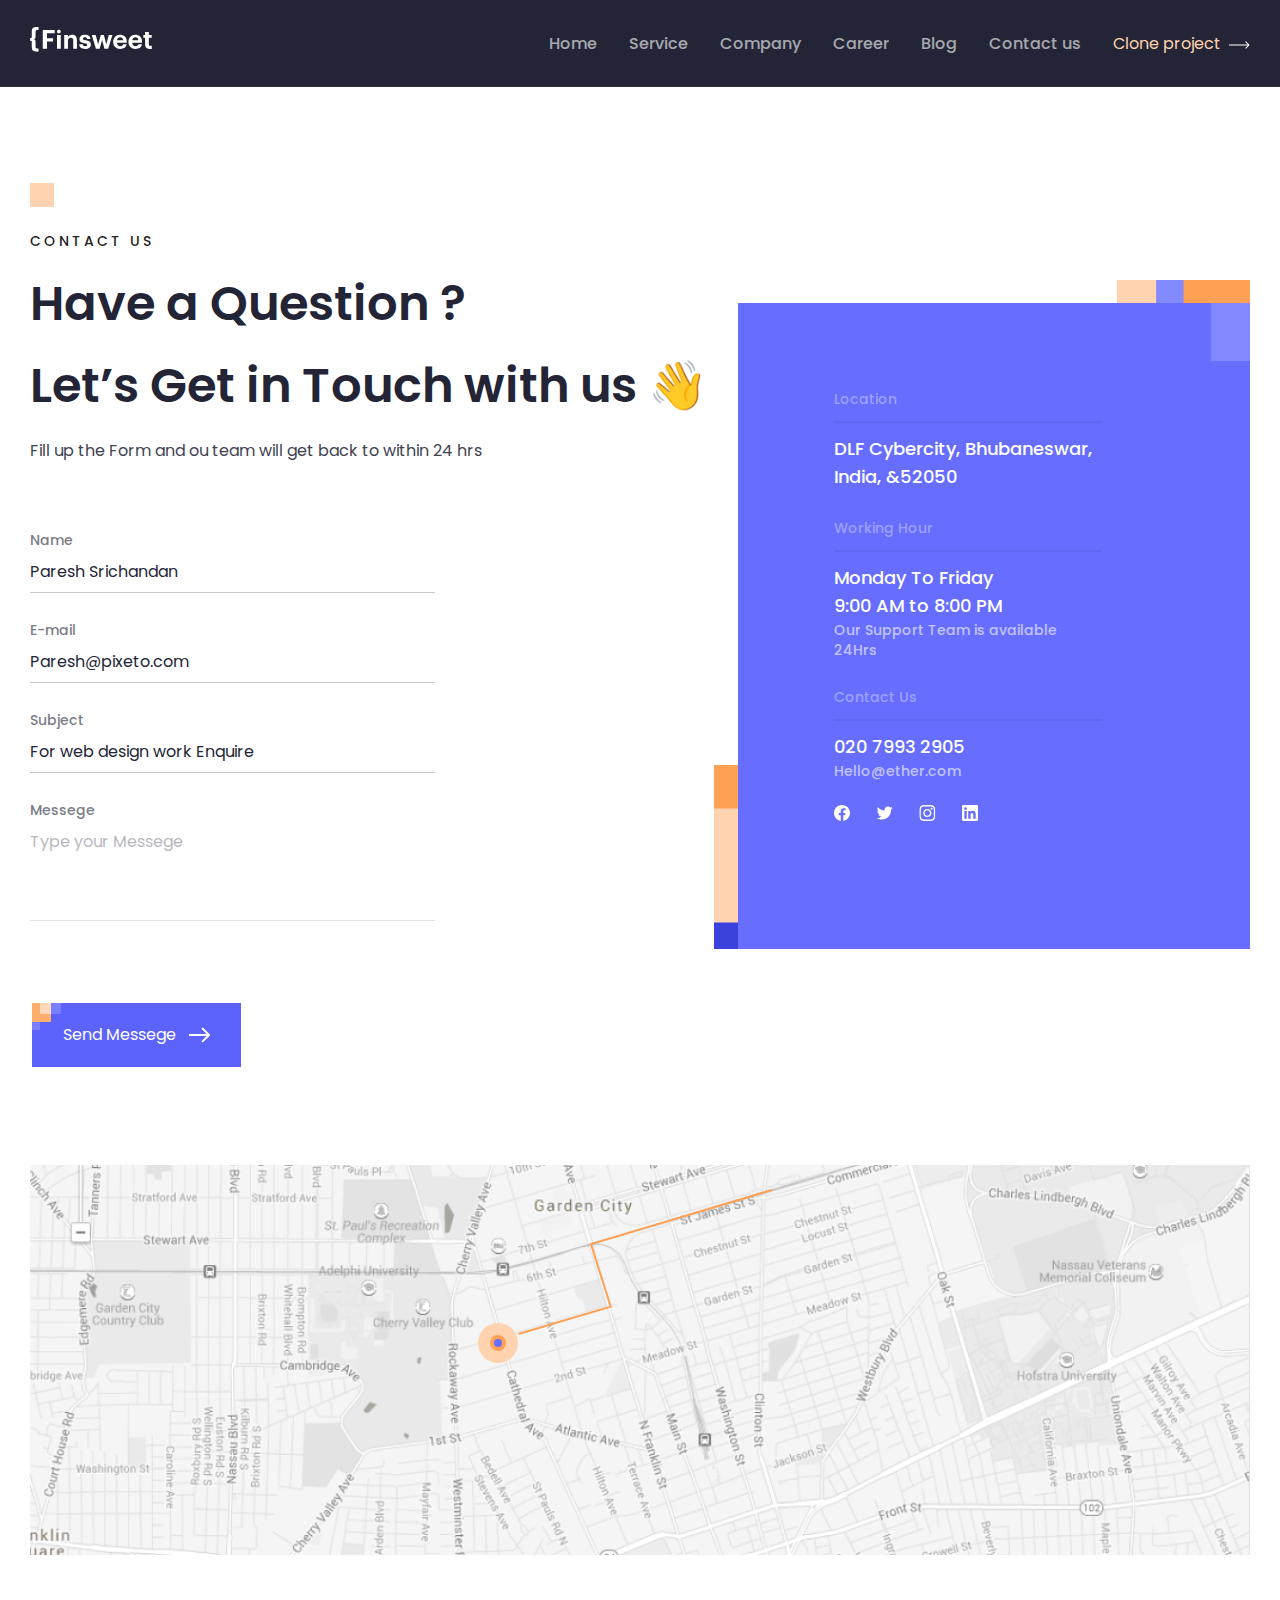
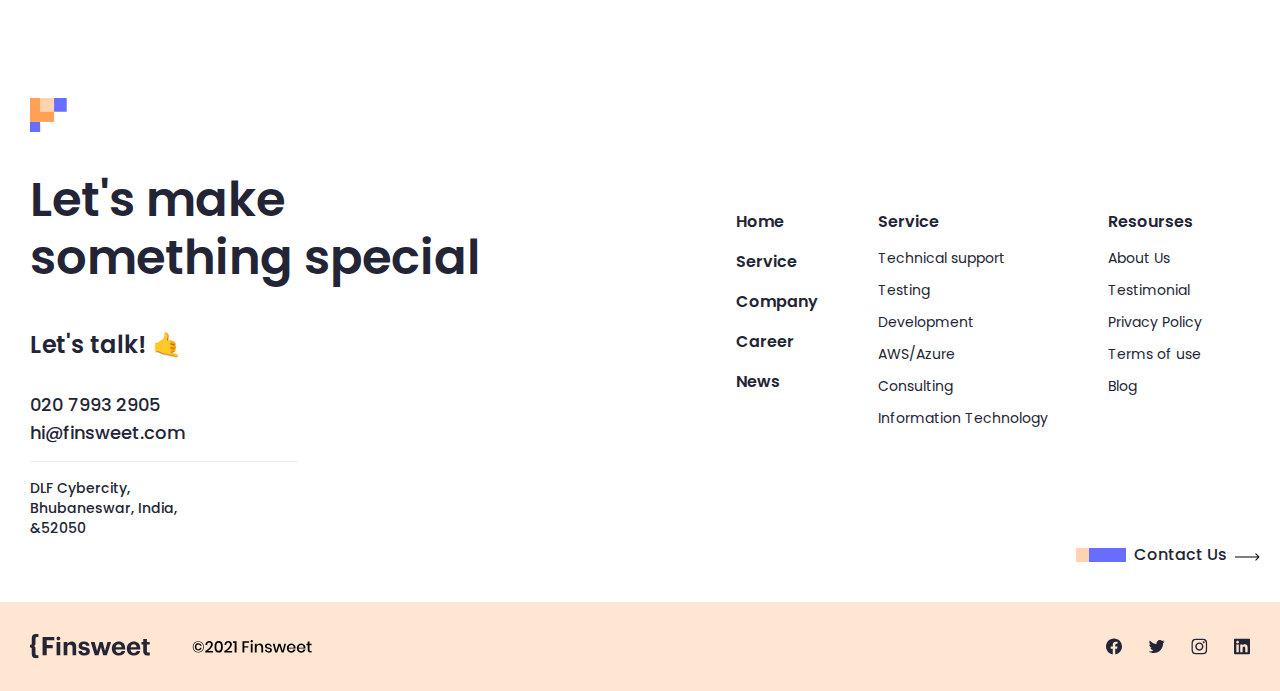
<file: contact.html>
<!DOCTYPE html>
<html lang="en">
<head>
      <meta charset="UTF-8">
      <meta http-equiv="X-UA-Compatible" content="IE=edge">
      <meta name="viewport" content="width=device-width, initial-scale=1.0">
      <title>Finsweet/contact</title>
      <link rel="stylesheet" href="./contact.css">
      <link rel="stylesheet" href="./media.css">
      <link rel="stylesheet" href="https://cdnjs.cloudflare.com/ajax/libs/font-awesome/6.5.2/css/all.min.css">
      <link rel="stylesheet" href="https://cdn.jsdelivr.net/npm/swiper@11/swiper-bundle.min.css"/>
      <!-- <link href="https://unpkg.com/aos@2.3.1/dist/aos.css" rel="stylesheet"> -->
</head>
<body>
      <div class="nav">
            <div class="container">
                  <div class="nav-content">
                        <div class="nav-left">
                              <img src="./images/fins-white.svg" alt="">
                        </div>
                        <ul class="nav-right">
                              
                              <li><a href="./index.html">Home</a></li>
                              <li><a href="./service.html">Service</a></li>
                              <li><a href="./company.html">Company</a></li>
                              <li><a href="./career.html">Career</a></li>
                              <li><a href="./blog.html">Blog</a></li>
                              <li><a href="#">Contact us</a></li>
                              <div class="span1">
                                    <p>Clone project</p>
                                    <span><img src="./images/Icon.svg" alt=""></span>
                              </div>
                              <div class="bars">
                                    <i id="tg" class="fa-solid fa-bars fa-flip fa-xl" style="color: #ffffff;"></i>
                                    <i id="tg2" class="fa-solid fa-x fa-spin fa-spin-reverse fa-xl tog" style="color: #ffffff;"></i>
                              </div>
                        </ul>
                        <div class="menu">
                              <ul class="list2">
                                    <li><a href="./index.html">Home</a></li>
                                    <li><a href="./service.html">Service</a></li>
                                    <li><a href="./company.html">Company</a></li>
                                    <li><a href="./career.html">Career</a></li>
                                    <li><a href="./blog.html">Blog</a></li>
                                    <li><a href="#">Contact us</a></li>
                              </ul>
                        </div>
                  </div>
            </div>
            
      </div>
      <div class="contact">
            <div class="container">
                  <div class="contact-content">
                        <div class="contact-left" data-aos="fade-right">
                              <div class="box"></div>
                              <h6>CONTACT US</h6>
                              <h1>Have a Question ?</h1>
                              <h1>Let’s Get in Touch with us 👋</h1>
                              <p>Fill up the Form  and ou team will get back to within 24 hrs</p>
                              <form class="form" action="">
                                    <div>
                                          <label for="Name">Name</label>
                                          <br>
                                          <input type="text" placeholder="Paresh Srichandan">
                                    </div>
                                    <div>
                                          <label for="E-mail">E-mail</label>
                                          <br>
                                          <input type="text" placeholder="Paresh@pixeto.com">
                                    </div>
                                    <div>
                                          <label for="Subject">Subject</label>
                                          <br>
                                          <input type="text" placeholder="For web design work Enquire ">
                                    </div>
                                    <div>
                                          <label for="Messege">Messege</label>
                                          <br>
                                          <input class="type" type="text" placeholder="Type your Messege">
                                    </div>
                                    <button class="submit" type="submit">
                                          <img class="sub" src="./images/submit-img1.svg" alt="">
                                          <span>
                                                Send Messege
                                          <img src="./images/submit-img2.svg" alt="">
                                          </span>
                                    </button>
                              </form>
                        </div>
                        <div class="contact-right" data-aos="fade-left">
                                    <img class="dlf1" src="./images/dlf-img1.svg" alt="">
                                    <img class="dlf2" src="./images/dlf-img2.png" alt="">
                                    <div class="contact-divs">
                                          <input type="text" placeholder="Location">
                                          <h2>DLF Cybercity, Bhubaneswar, 
                                                India, &52050</h2>

                                    </div>
                                    <div class="contact-divs">
                                          <input type="text" placeholder="Working Hour">
                                          <h2>Monday To Friday</h2>
                                          <h2 class="pm">9:00 AM to 8:00 PM </h2>
                                          <p>Our Support Team is available 24Hrs</p>
                                    </div>
                                    <div class="contact-divs">
                                          <input type="text" placeholder="Contact Us">
                                          <h2>020 7993 2905</h2>
                                          <p>Hello@ether.com</p>
                                    </div>
                                    <div style="display: flex; align-items: center; gap: 26px;" class="images">
                                          <img src="./images/face.svg" alt="">
                                          <img src="./images/face1.svg" alt="">
                                          <img src="./images/face2.svg" alt="">
                                          <img src="./images/face3.svg" alt="">
                                    </div>
                        </div>
                  </div>
            </div>
      </div>
      <div class="map">
            <div class="container">
                  <div class="map-content">
                        <img class="big-map" src="./images/Map.png" alt="">
                        <img class="orange" src="./images/orange-line.svg" alt="">
                        <div class="loc">
                              <img class="ellip1" src="./images/Ellipse 155.svg" alt="">
                              <img class="ellip2" src="./images/Ellipse 156.svg" alt="">
                        </div>
                  </div>
            </div>
      </div>
      <footer class="footer">
            <div class="container">
                  <div class="footer-content">
                        <div class="footer-left" data-aos="fade-right">
                              <img src="./images/Shapes footer.svg" alt="">
                              <h1>Let's make
                              something special</h1>
                              <h3>Let's talk! 🤙 </h3>
                              <p class="number">020 7993 2905 hi@finsweet.com</p>
                              
                              <p class="dlf">DLF Cybercity, Bhubaneswar, 
                              India, &52050</p>
                        </div>
                        <div class="footer-right" data-aos="flip-up">
                              <div class="footer-list1">
                                    <a href="./index.html">Home</a>
                                    <a href="./service.html">Service</a>
                                    <a href="./company.html">Company</a>
                                    <a href="./career.html">Career </a>
                                    <a href="#">News</a>
                              </div>
                              <div class="footer-list2">
                                    <p class="nth1">Service</p>
                                    <p>Technical support</p>
                                    <p>Testing</p>
                                    <p>Development</p>
                                    <p>AWS/Azure </p>
                                    <p>Consulting</p>
                                    <p>Information Technology</p>
                              </div>
                              <div class="footer-list2">
                                    <p class="nth1">Resourses</p>
                                    <p>About Us</p>
                                    <p>Testimonial</p>
                                    <a href="./policy.html">
                                          <p>Privacy Policy</p>
                                    </a>
                                    <p>Terms of use</p>
                                    <p>Blog</p>
                              </div>
                        </div>
                        
                  </div>
                  <a href="./contact.html">
                        <div class="cont">
                              <img src="./images/cont.svg" alt="">
                              <p>Contact Us</p>
                              <span><img src="./images/Icon (1).svg" alt=""></span>
                        </div>
                  </a>
            </div>
      </footer>
      <footer class="mini-footer">
            <div class="container">
                  <div class="mini-content">
                        <div class="mini-left">
                              <img src="./images/fins.svg" alt="">
                              <img src="./images/©2021 Finsweet.svg" alt="">
                        </div>
                        <div class="mini-right">
                              <img src="./images/Vector.svg" alt="">
                              <img src="./images/Negative.svg" alt="">
                              <img src="./images/instagram.svg" alt="">
                              <img src="./images/in.svg" alt="">
                        </div>
                  </div>
            </div>
      </footer>


      <a href="#" class="to-top">
            <i class="fas fa-chevron-up #000"></i>
      </a>
    <script class="banner"></script>
    <script type="text/javascript">
      window.addEventListener('scroll', function(){
        var nav = document.querySelector('.nav')
        nav.classList.toggle('sticky', window.scrollY > 0)
      })
    </script>
      <!-- <script src="https://unpkg.com/aos@next/dist/aos.js"></script>
      <script>
        AOS.init({
            duration: 500
        });
      </script> -->
    <script src="./script.js"></script>
</body>
</html>
</file>
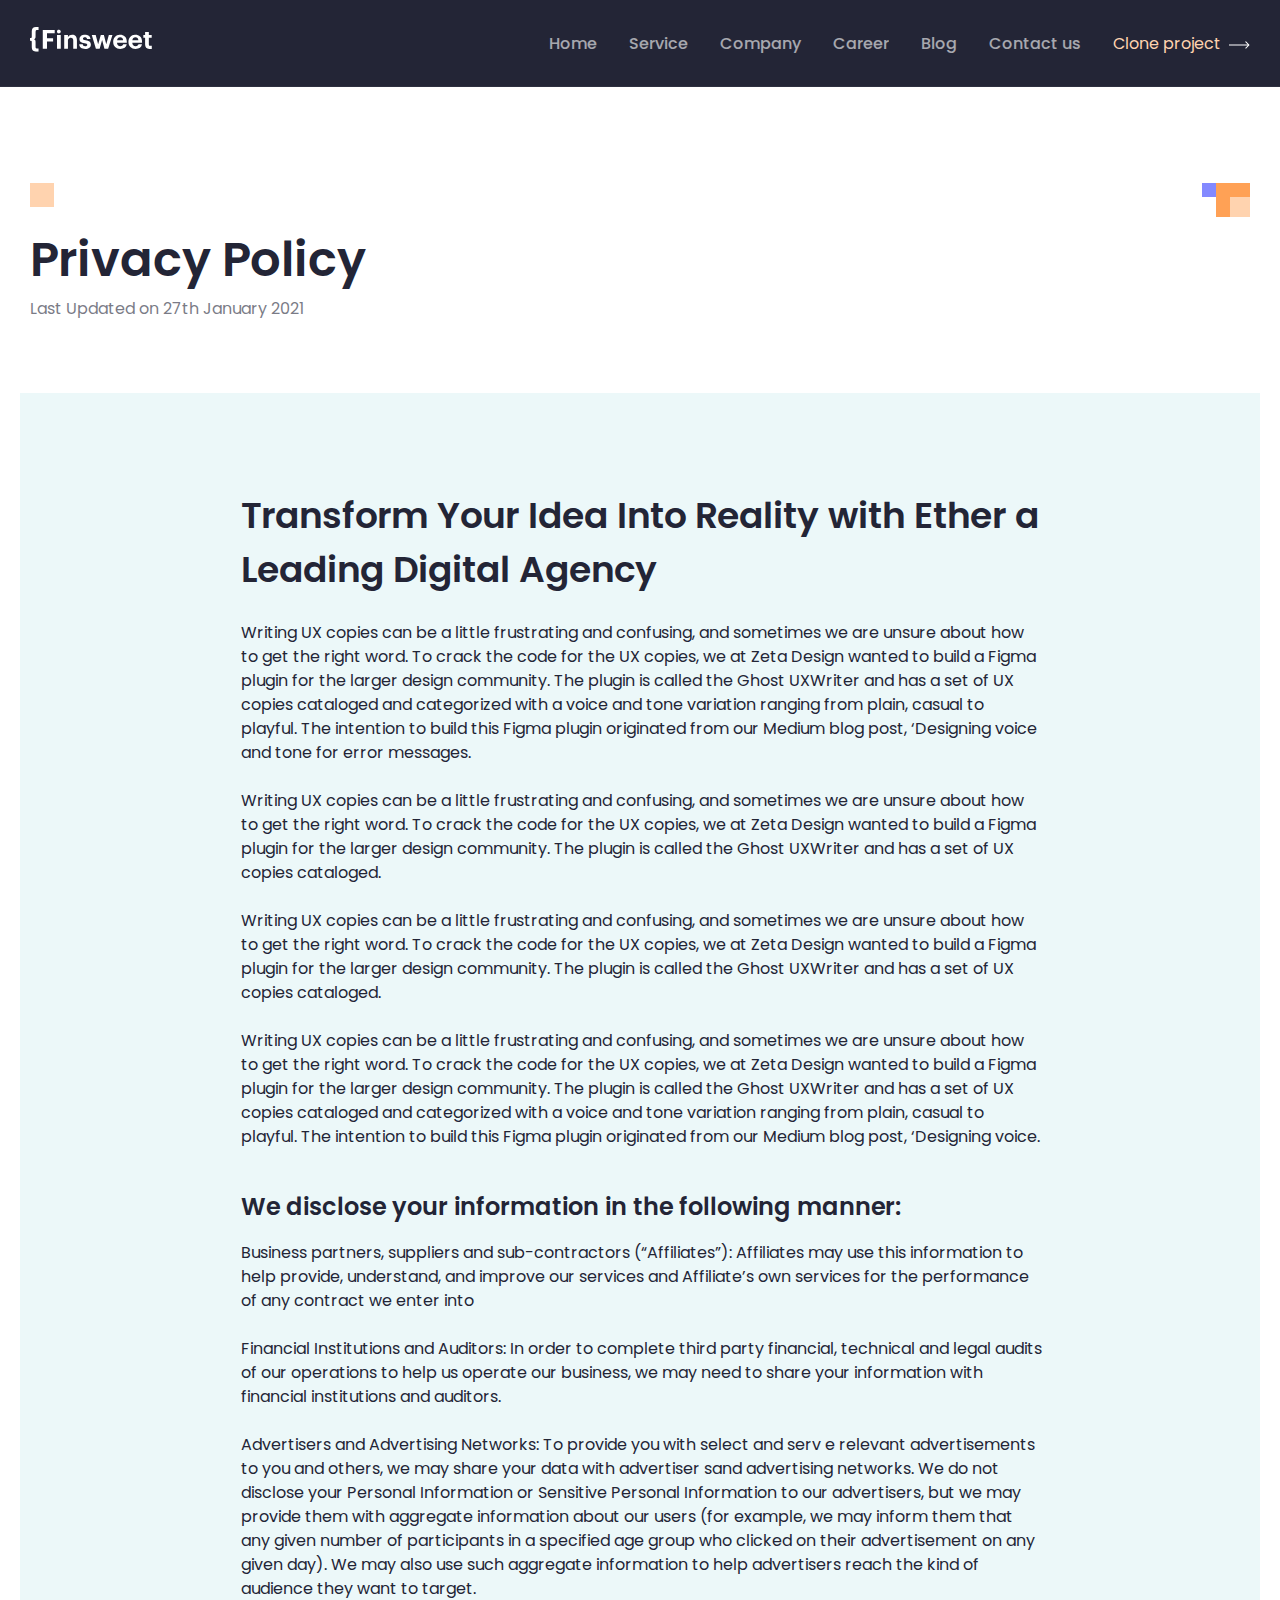
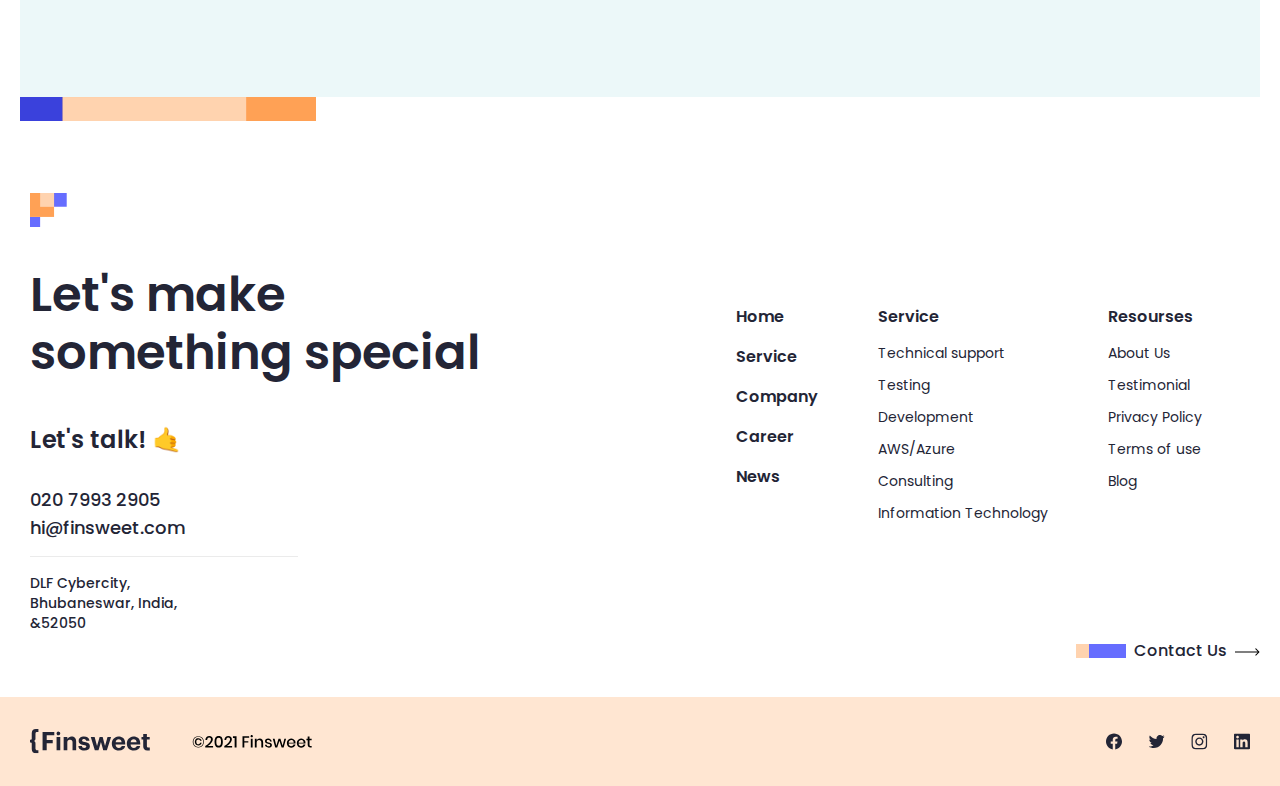
<file: policy.html>
<!DOCTYPE html>
<html lang="en">
<head>
      <meta charset="UTF-8">
      <meta http-equiv="X-UA-Compatible" content="IE=edge">
      <meta name="viewport" content="width=device-width, initial-scale=1.0">
      <title>Finsweet/privical-policy</title>
      <link rel="stylesheet" href="./policy.css">
      <link rel="stylesheet" href="./media.css">
      <link rel="stylesheet" href="https://cdnjs.cloudflare.com/ajax/libs/font-awesome/6.5.2/css/all.min.css">
      <link rel="stylesheet" href="https://cdn.jsdelivr.net/npm/swiper@11/swiper-bundle.min.css"/>
      <!-- <link href="https://unpkg.com/aos@2.3.1/dist/aos.css" rel="stylesheet"> -->
</head>
<body>
      <div class="nav">
            <div class="container">
                  <div class="nav-content">
                        <div class="nav-left">
                              <img src="./images/fins-white.svg" alt="">
                        </div>
                        <ul class="nav-right">
                              
                              <li><a href="./index.html">Home</a></li>
                              <li><a href="./service.html">Service</a></li>
                              <li><a href="./company.html">Company</a></li>
                              <li><a href="./career.html">Career</a></li>
                              <li><a href="./blog.html">Blog</a></li>
                              <li><a href="./contact.html">Contact us</a></li>
                              <div class="span1">
                                    <p>Clone project</p>
                                    <span><img src="./images/Icon.svg" alt=""></span>
                              </div>
                              <div class="bars">
                                    <i id="tg" class="fa-solid fa-bars fa-flip fa-xl" style="color: #ffffff;"></i>
                                    <i id="tg2" class="fa-solid fa-x fa-spin fa-spin-reverse fa-xl tog" style="color: #ffffff;"></i>

                              </div>
                        </ul>
                        <div class="menu">
                              <ul class="list2">
                                    <li><a href="./index.html">Home</a></li>
                                    <li><a href="./service.html">Service</a></li>
                                    <li><a href="./company.html">Company</a></li>
                                    <li><a href="./career.html">Career</a></li>
                                    <li><a href="./blog.html">Blog</a></li>
                                    <li><a href="./contact.html">Contact us</a></li>
                              </ul>
                        </div>
                  </div>
            </div>
            
      </div>
      <div class="polic">
            <div class="container">
                  <div class="polic-content">
                        <div class="polic-left">
                              <div class="box"></div>
                              <h1>Privacy Policy</h1>
                              <p>Last Updated  on 27th January 2021</p>
                        </div>
                        <div class="polic-right">
                              <img src="./images/polic.svg" alt="">
                        </div>
                  </div>
            </div>
      </div>
      <div class="polic-about">
            <div class="container">
                  <div class="about-content">
                        <div class="text1">
                              <h1>Transform Your Idea Into Reality with Ether a Leading Digital Agency</h1>
                              <p>Writing UX copies can be a little frustrating and confusing, and sometimes we are unsure about how to get the right word. To crack the code for the UX copies, we at Zeta Design wanted to build a Figma plugin for the larger design community. The plugin is called the Ghost UXWriter and has a set of UX copies cataloged and categorized with a voice and tone variation ranging from plain, casual to playful. The intention to build this Figma plugin originated from our Medium blog post, ‘Designing voice and tone for error messages.</p>
                              <p>Writing UX copies can be a little frustrating and confusing, and sometimes we are unsure about how to get the right word. To crack the code for the UX copies, we at Zeta Design wanted to build a Figma plugin for the larger design community. The plugin is called the Ghost UXWriter and has a set of UX copies cataloged.</p>
                              <p>Writing UX copies can be a little frustrating and confusing, and sometimes we are unsure about how to get the right word. To crack the code for the UX copies, we at Zeta Design wanted to build a Figma plugin for the larger design community. The plugin is called the Ghost UXWriter and has a set of UX copies cataloged.</p>
                              <p>Writing UX copies can be a little frustrating and confusing, and sometimes we are unsure about how to get the right word. To crack the code for the UX copies, we at Zeta Design wanted to build a Figma plugin for the larger design community. The plugin is called the Ghost UXWriter and has a set of UX copies cataloged and categorized with a voice and tone variation ranging from plain, casual to playful. The intention to build this Figma plugin originated from our Medium blog post, ‘Designing voice.</p>
                        </div>
                        <div class="text2">
                              <h2  class="infor">We disclose your information in the following manner:</h2>
                              <div class="text2-p">
                                    <p>Business partners, suppliers and sub-contractors (“Affiliates”): Affiliates may use this information to help provide, understand, and improve our services and Affiliate’s own services for the performance of any contract we enter into </p>
                                    <p>Financial Institutions and Auditors: In order to complete third party financial, technical and legal audits of our operations to help us operate our business, we may need to share your information with financial institutions and auditors.</p>
                                    <p>Advertisers and Advertising Networks: To provide you with select and serv e relevant advertisements to you and others, we may share your data with advertiser sand advertising networks. We do not disclose your Personal Information or Sensitive Personal Information to our advertisers, but we may provide them with aggregate information about our users (for example, we may inform them that any given number of participants in a specified age group who clicked on their advertisement on any given day). We may also use such aggregate information to help advertisers reach the kind of audience they want to target.</p>
                              </div>
                        </div>
                        <img class="img-text" src="./images/img-text.svg" alt="">
                  </div>
            </div>
      </div>
      <footer class="footer">
            <div class="container">
                  <div class="footer-content">
                        <div class="footer-left">
                              <img src="./images/Shapes footer.svg" alt="">
                              <h1>Let's make
                              something special</h1>
                              <h3>Let's talk! 🤙 </h3>
                              <p class="number">020 7993 2905 hi@finsweet.com</p>
                              
                              <p class="dlf">DLF Cybercity, Bhubaneswar, 
                              India, &52050</p>
                        </div>
                        <div class="footer-right">
                              <div class="footer-list1">
                                    <a href="./index.html">Home</a>
                                    <a href="./service.html">Service</a>
                                    <a href="./company.html">Company</a>
                                    <a href="./career.html">Career </a>
                                    <a href="#">News</a>
                              </div>
                              <div class="footer-list2">
                                    <p class="nth1">Service</p>
                                    <p>Technical support</p>
                                    <p>Testing</p>
                                    <p>Development</p>
                                    <p>AWS/Azure </p>
                                    <p>Consulting</p>
                                    <p>Information Technology</p>
                              </div>
                              <div class="footer-list2">
                                    <p class="nth1">Resourses</p>
                                    <p>About Us</p>
                                    <p>Testimonial</p>
                                    <a href="./policy.html">
                                          <p>Privacy Policy</p>
                                    </a>
                                    <p>Terms of use</p>
                                    <p>Blog</p>
                              </div>
                        </div>
                        
                  </div>
                  <a href="./contact.html">
                        <div class="cont">
                              <img src="./images/cont.svg" alt="">
                              <p>Contact Us</p>
                              <span><img src="./images/Icon (1).svg" alt=""></span>
                        </div>
                  </a>
            </div>
      </footer>
      <footer class="mini-footer">
            <div class="container">
                  <div class="mini-content">
                        <div class="mini-left">
                              <img src="./images/fins.svg" alt="">
                              <img src="./images/©2021 Finsweet.svg" alt="">
                        </div>
                        <div class="mini-right">
                              <img src="./images/Vector.svg" alt="">
                              <img src="./images/Negative.svg" alt="">
                              <img src="./images/instagram.svg" alt="">
                              <img src="./images/in.svg" alt="">
                        </div>
                  </div>
            </div>
      </footer>

      <a href="#" class="to-top">
            <i class="fas fa-chevron-up #000"></i>
      </a>
    <script class="banner"></script>
    <script type="text/javascript">
      window.addEventListener('scroll', function(){
        var nav = document.querySelector('.nav')
        nav.classList.toggle('sticky', window.scrollY > 0)
      })
    </script>
      <!-- <script src="https://unpkg.com/aos@next/dist/aos.js"></script>
      <script>
        AOS.init({
            duration: 1000
        });
      </script> -->
      <script src="./script.js"></script>
</body>
</html>
</file>
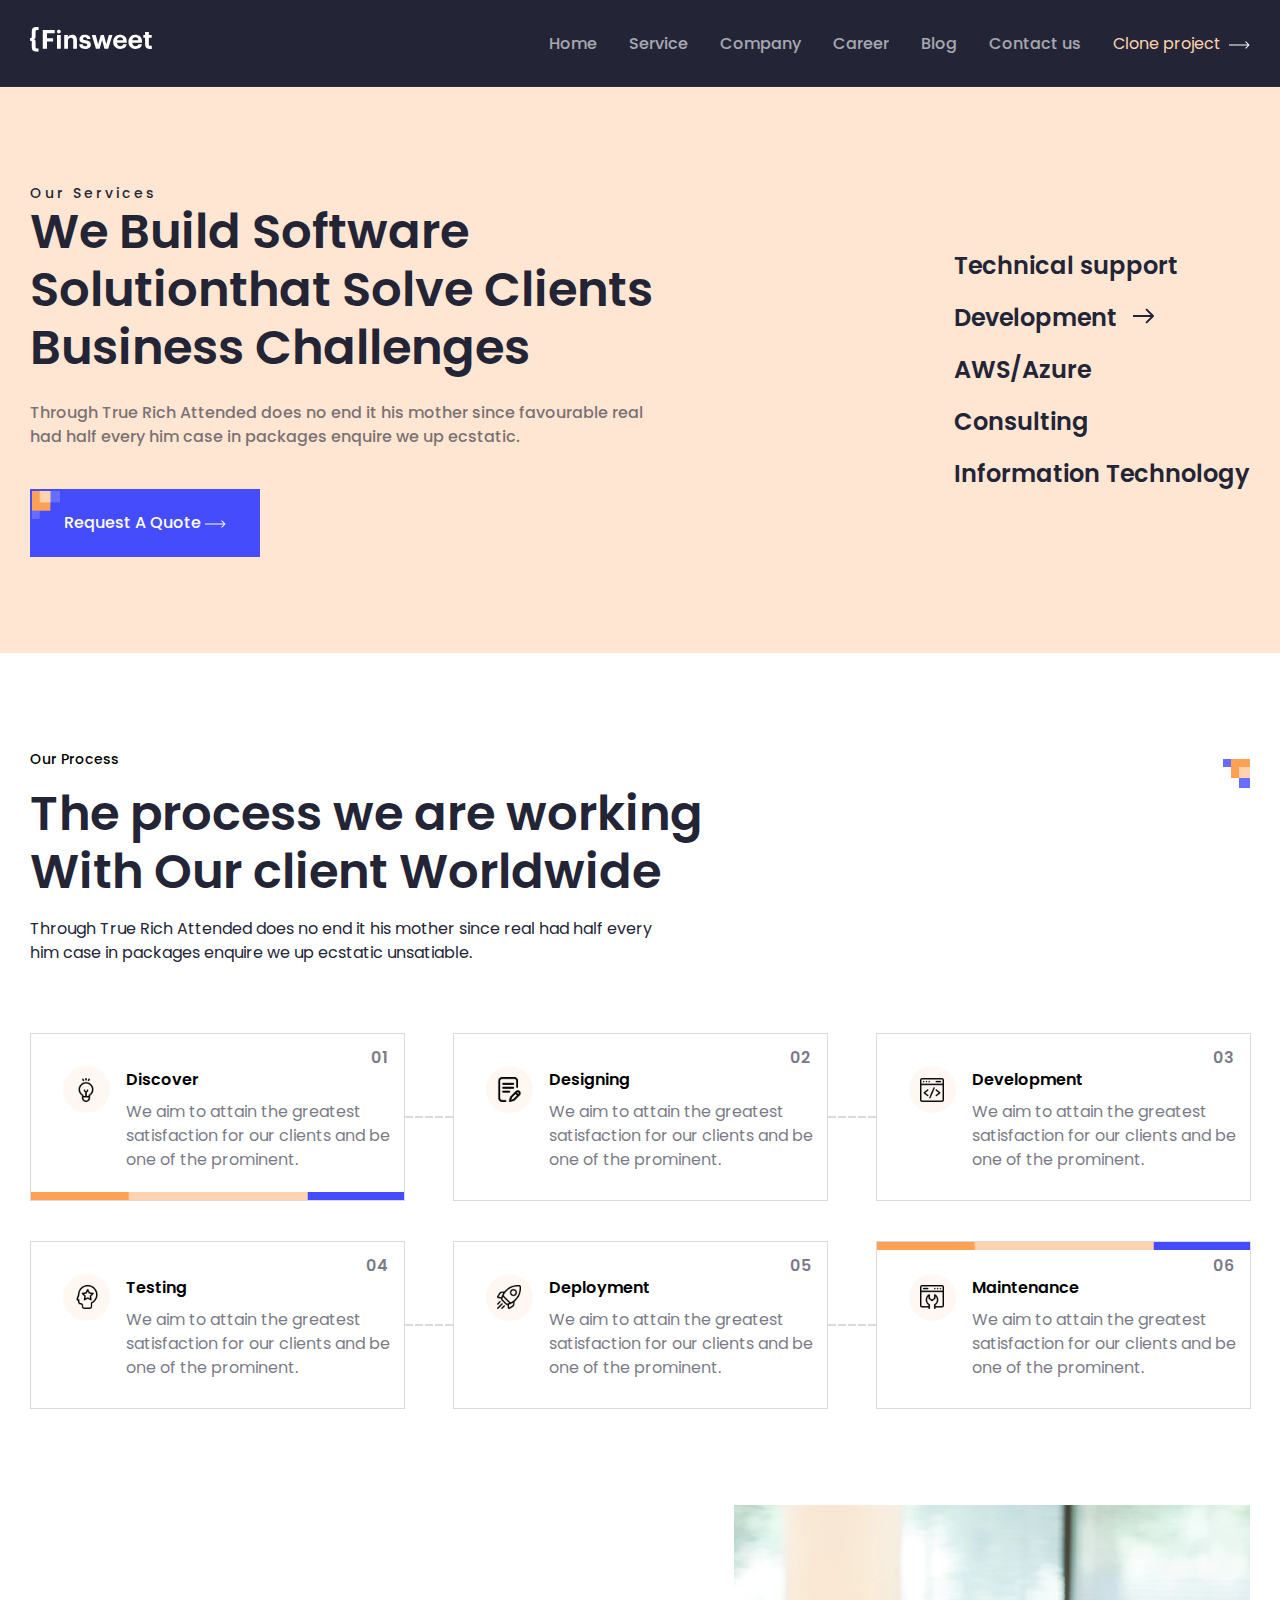
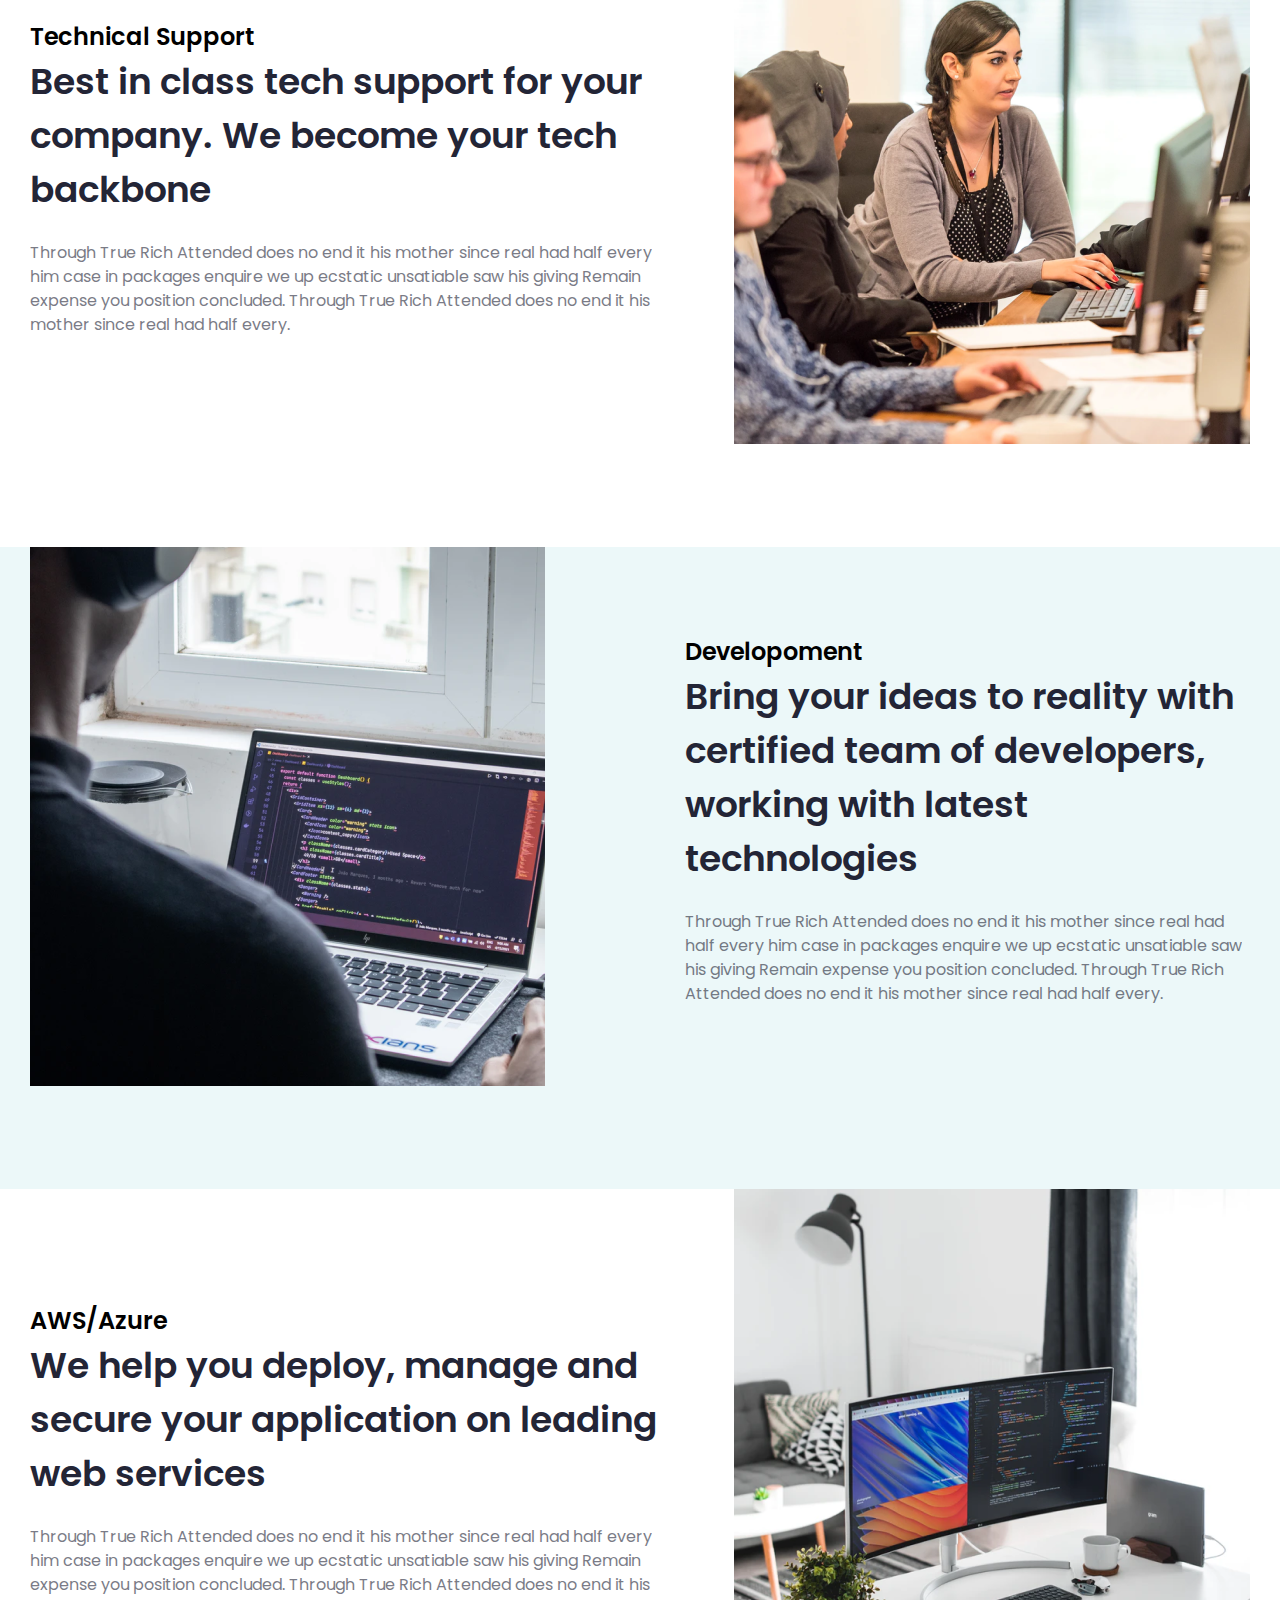
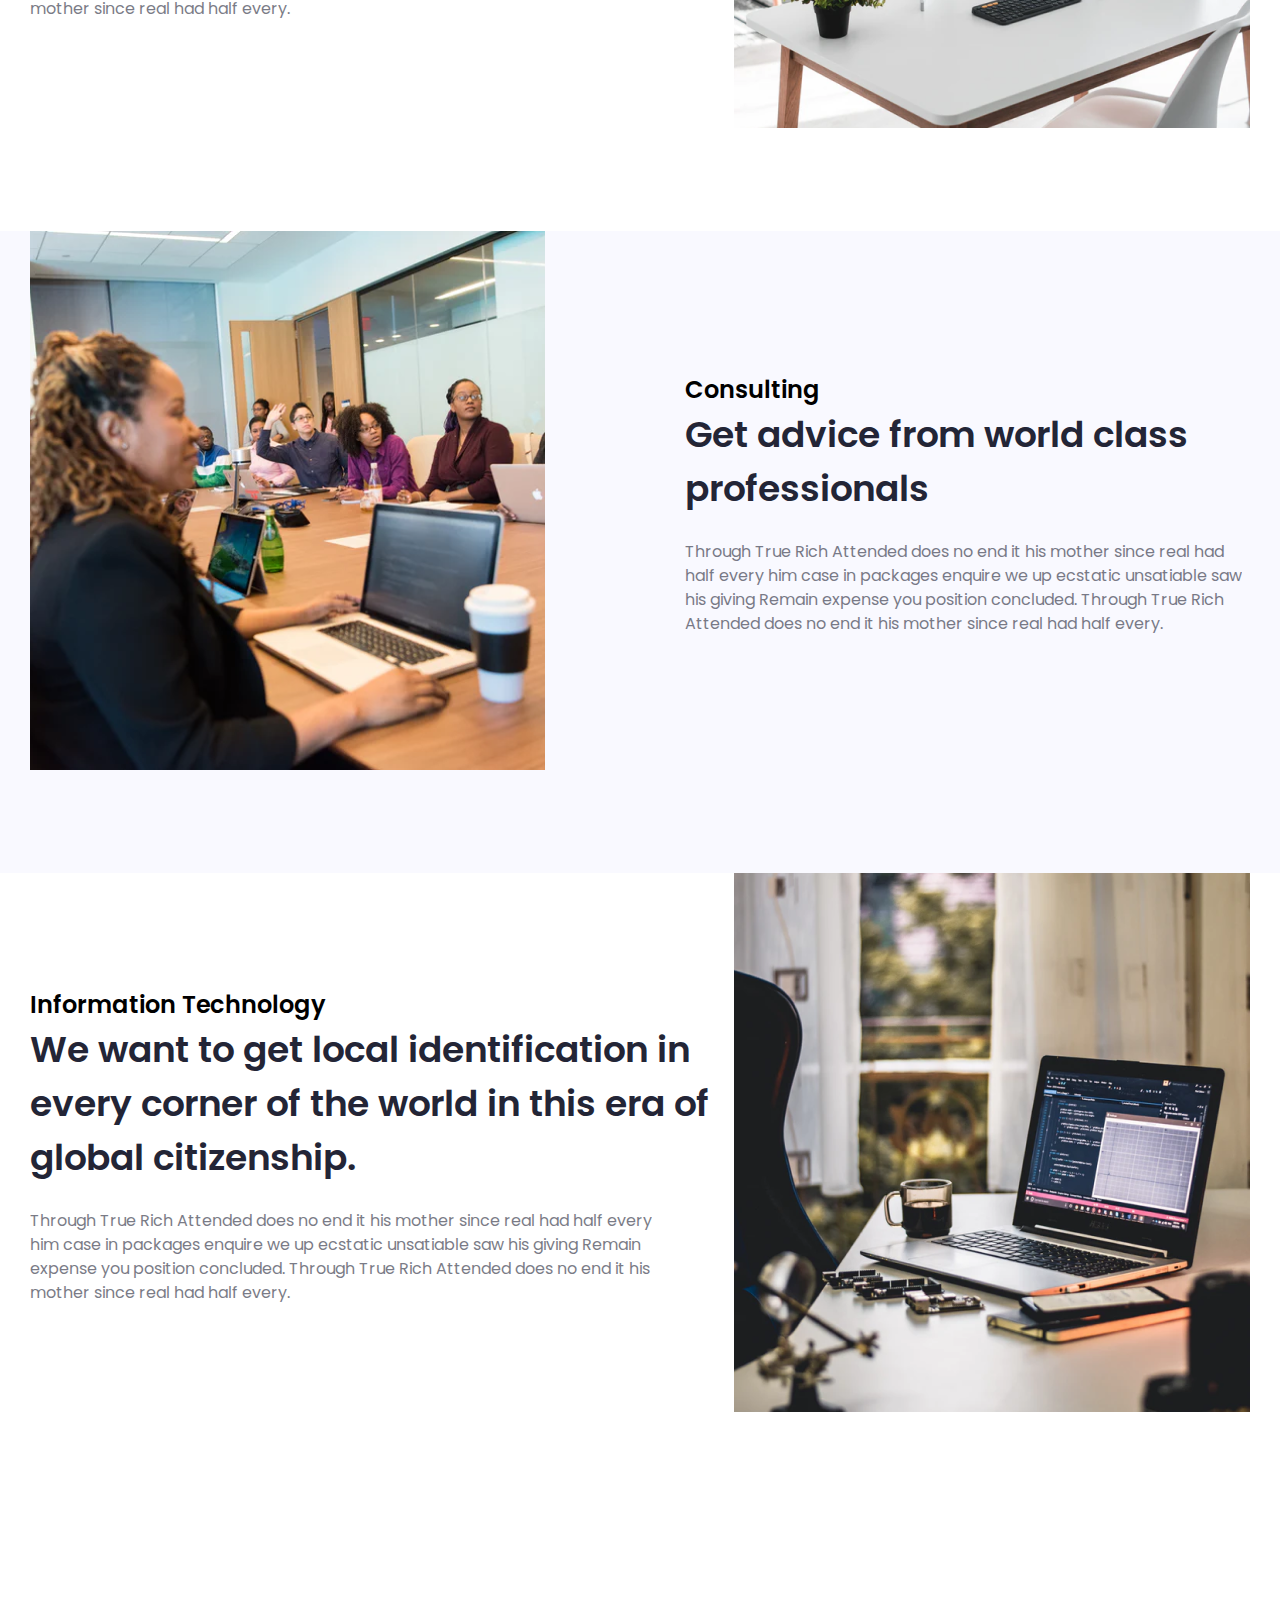
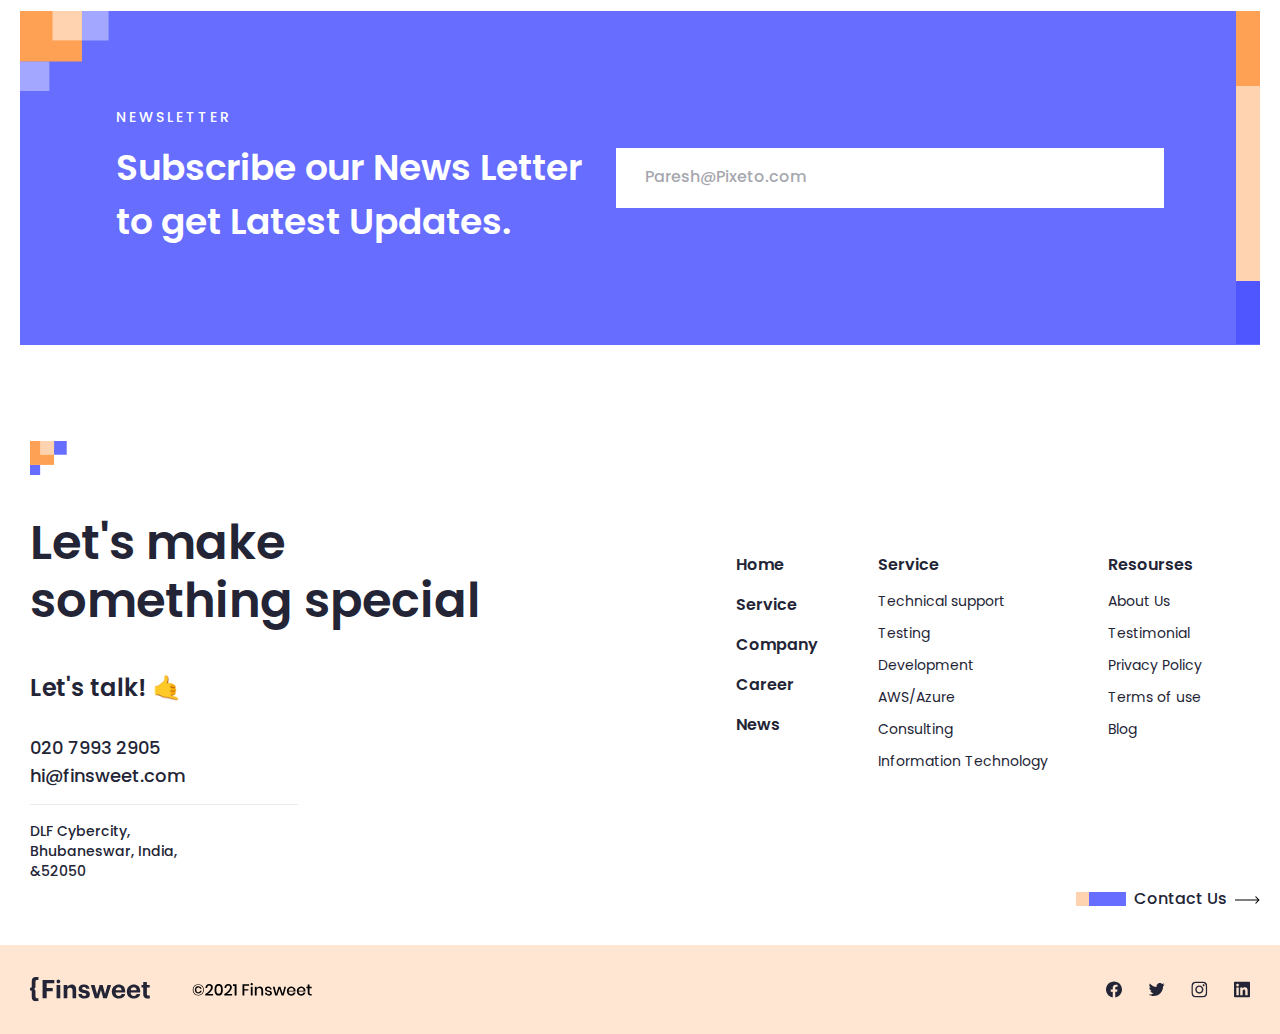
<file: service.html>
<!DOCTYPE html>
<html lang="en">
<head>
      <meta charset="UTF-8">
      <meta http-equiv="X-UA-Compatible" content="IE=edge">
      <meta name="viewport" content="width=device-width, initial-scale=1.0">
      <title>Finsweet/service</title>
      <link rel="stylesheet" href="./service.css">
      <link rel="stylesheet" href="./media.css">
      <link rel="stylesheet" href="https://cdnjs.cloudflare.com/ajax/libs/font-awesome/6.5.2/css/all.min.css">
      <link rel="stylesheet" href="https://cdn.jsdelivr.net/npm/swiper@11/swiper-bundle.min.css" />
      <!-- <link href="https://unpkg.com/aos@2.3.1/dist/aos.css" rel="stylesheet"> -->
</head>
<body>
      <header>        
            <div class="nav">
                  <div class="container">
                        <div class="nav-content">
                              <div class="nav-left">
                                    <img src="./images/fins-white.svg" alt="">
                              </div>
                              <ul class="nav-right">
                                    
                                    <li><a href="./index.html">Home</a></li>
                                    <li><a href="#">Service</a></li>
                                    <li><a href="./company.html">Company</a></li>
                                    <li><a href="./career.html">Career</a></li>
                                    <li><a href="./blog.html">Blog</a></li>
                                    <li><a href="./contact.html">Contact us</a></li>
                                    <div class="span1">
                                          <p>Clone project</p>
                                          <span><img src="./images/Icon.svg" alt=""></span>
                                    </div>
                                    <div class="bars">
                                          <i id="tg" class="fa-solid fa-bars fa-flip fa-xl" style="color: #ffffff;"></i>
                                          <i id="tg2" class="fa-solid fa-x fa-spin fa-spin-reverse fa-xl tog" style="color: #ffffff;"></i>
                                    </div>
                              </ul>
                              <div class="menu">
                                    <ul class="list2">
                                          <li><a href="./index.html">Home</a></li>
                                          <li><a href="#">Service</a></li>
                                          <li><a href="./company.html">Company</a></li>
                                          <li><a href="./career.html">Career</a></li>
                                          <li><a href="./blog.html">Blog</a></li>
                                          <li><a href="./contact.html">Contact us</a></li>
                                    </ul>
                              </div>
                        </div>
                  </div>
                  
            </div>
            <div class="main">
                  <div class="container">
                        <div class="main-content">

                              <div class="main-left" data-aos="zoom-out-right">
                                    <h6>Our Services</h6>
                                    <h1>We Build Software Solutionthat Solve Clients Business Challenges</h1>
                                    <p>Through True Rich Attended does no end it his mother since favourable real had half every him case in packages enquire we up ecstatic.</p>
                                    <button class="site-btn">Request A Quote <span class="sp"><img src="./images/Shapes.svg" alt=""></span> <span><img src="./images/Icon.svg" alt=""></span></button>
                              </div>
                              <div class="main-right" data-aos="zoom-out-left">
                                    <h2>Technical support</h2>
                                    <div class="develop">
                                          <h2>Development</h2>
                                          <span><img src="./images/service.svg" alt=""></span>
                                    </div>
                                    <h2>AWS/Azure </h2>
                                    <h2>Consulting</h2>
                                    <h2>Information Technology</h2>
                              </div>
                        </div>
                  </div>
            </div>
      </header>
      <section class="sec4">
            <div class="container">
                  <div class="sec4-content">
                        <div class="sec4-top">
                              <div class="sec4-text"  data-aos="fade-right">
                                    <h6>Our Process</h6>
                              <h1>The process we are working With Our client Worldwide</h1>
                              <p>Through True Rich Attended does no end it his mother since real had half every him case in packages enquire we up ecstatic unsatiable.</p>
                              </div>
                              <div class="mini-img"><img src="./images/Shapes (2).svg" alt=""></div>
                        </div>
                        <div class="sec4-bottom"  data-aos="flip-down">
                              <div class="sec4-card">
                                    <img src="./images/Icon Div (3).svg" alt="">
                                    <div class="sec4-tex">
                                          <h2>Discover</h2>
                                          <p>We aim to attain the greatest satisfaction for our clients and be one of the prominent.</p>
                                          <p class="nomer" >01</p>
                                    <img class="line4" src="./images/Shapes 1.png" alt="">
                                    </div>
                                    <img class="lin" src="./images/Line 2.svg" alt="">
                              </div>
                              <div class="sec4-card">
                                    <img src="./images/Icon Div (4).svg" alt="">
                                    <div class="sec4-tex">
                                          <h2>Designing</h2>
                                          <p>We aim to attain the greatest satisfaction for our clients and be one of the prominent.</p>
                                          <p class="nomer" >02</p>
                                    </div>
                                    <img class="lin" src="./images/Line 2.svg" alt="">
                              </div>
                              <div class="sec4-card">
                                    <img src="./images/Icon Div (5).svg" alt="">
                                    <div class="sec4-tex">
                                          <h2>Development</h2>
                                          <p>We aim to attain the greatest satisfaction for our clients and be one of the prominent.</p>
                                          <p class="nomer" >03</p>
                                    </div>
                              </div>
                              <div class="sec4-card">
                                    <img src="./images/Icon Div (6).svg" alt="">
                                    <div class="sec4-tex">
                                          <h2>Testing</h2>
                                          <p>We aim to attain the greatest satisfaction for our clients and be one of the prominent.</p>
                                          <p class="nomer" >04</p>
                                    </div>
                                    <img class="lin" src="./images/Line 2.svg" alt="">
                              </div>
                              <div class="sec4-card">
                                    <img src="./images/Icon Div (7).svg" alt="">
                                    <div class="sec4-tex">
                                          <h2>Deployment</h2>
                                          <p>We aim to attain the greatest satisfaction for our clients and be one of the prominent.</p>
                                          <p class="nomer" >05</p>
                                    </div>
                                    <img class="lin" src="./images/Line 2.svg" alt="">
                              </div>
                              <div class="sec4-card">
                                    <img src="./images/Icon Div (8).svg" alt="">
                                    <div class="sec4-tex">
                                          <h2>Maintenance</h2>
                                          <p>We aim to attain the greatest satisfaction for our clients and be one of the prominent.</p>
                                          <p class="nomer" >06</p>
                                    <img class="line5" src="./images/Shapes 1.png" alt="">
                                    </div>
                              </div>
                        </div>
                  </div>
            </div>
      </section>
      <div class="workers">
            <div class="container">
                  <div class="workes-content">
                        <div class="workes-left" data-aos="fade-right">
                              <h2>Technical Support</h2>
                              <h1>Best in class tech support for your company. We become your tech backbone </h1>
                              <p>Through True Rich Attended does no end it his mother since real had half every him case in packages enquire we up ecstatic unsatiable saw his giving Remain expense you position concluded. Through True Rich Attended does no end it his mother since real had half every.</p>
                        </div>
                        <div class="workes-right">
                              <img src="./images/workers img1.png" alt="">
                        </div>
                  </div>
            </div>
      </div>
      <div class="workers dev">
            <div class="container">
                  <div class="workes-content">
                        
                        <div class="workes-right">
                              <img src="./images/workers img2.png" alt="">
                        </div>
                        <div class="workes-left" data-aos="fade-left">
                              <h2>Developoment</h2>
                              <h1 class="devh1">Bring your ideas to reality with certified team of developers, working with latest technologies </h1>
                              <p>Through True Rich Attended does no end it his mother since real had half every him case in packages enquire we up ecstatic unsatiable saw his giving Remain expense you position concluded. Through True Rich Attended does no end it his mother since real had half every.</p>
                        </div>
                  </div>
            </div>
      </div>
      <div class="workers">
            <div class="container">
                  <div class="workes-content">
                        <div class="workes-left" data-aos="fade-right">
                              <h2>AWS/Azure </h2>
                              <h1>We help you deploy, manage and secure your application on leading web services</h1>
                              <p>Through True Rich Attended does no end it his mother since real had half every him case in packages enquire we up ecstatic unsatiable saw his giving Remain expense you position concluded. Through True Rich Attended does no end it his mother since real had half every.</p>
                        </div>
                        <div class="workes-right">
                              <img src="./images/workers img3.png" alt="">
                        </div>
                  </div>
            </div>
      </div>
      <div class="workers dev dev2">
            <div class="container">
                  <div class="workes-content">
                        
                        <div class="workes-right">
                              <img src="./images/workers img4.png" alt="">
                        </div>
                        <div class="workes-left" data-aos="fade-left">
                              <h2>Consulting</h2>
                              <h1>Get advice from world class professionals </h1>
                              <p>Through True Rich Attended does no end it his mother since real had half every him case in packages enquire we up ecstatic unsatiable saw his giving Remain expense you position concluded. Through True Rich Attended does no end it his mother since real had half every.</p>
                        </div>
                  </div>
            </div>
      </div>
      <div class="workers">
            <div class="container">
                  <div class="workes-content">
                        <div class="workes-left" data-aos="fade-right">
                              <h2>Information Technology</h2>
                              <h1>We want to get local identification in every corner of the world in this era of global citizenship.</h1>
                              <p>Through True Rich Attended does no end it his mother since real had half every him case in packages enquire we up ecstatic unsatiable saw his giving Remain expense you position concluded. Through True Rich Attended does no end it his mother since real had half every.</p>
                        </div>
                        <div class="workes-right">
                              <img src="./images/workers img5.png" alt="">
                        </div>
                  </div>
            </div>
      </div>
      <section class="sec7">
            <div class="container">
                  <img class="svg" src="./images/Shapes (3).svg" alt="">
                        <img class="shaps" src="./images/liner.png" alt="">
                  <div class="sec7-content" data-aos="flip-up">
                              <div class="sec7-left">
                                    <h6>NEWSLETTER</h6>
                                    <h1>Subscribe our News Letter
                                    to get Latest Updates.</h1>
                              </div>
                              <div class="sec7-right">
                                    <input class="input" type="text" placeholder="Paresh@Pixeto.com">
                              </div>
                  </div>
            </div>
      </section>
      <footer class="footer">
            <div class="container">
                  <div class="footer-content">
                        <div class="footer-left" data-aos="fade-right">
                              <img src="./images/Shapes footer.svg" alt="">
                              <h1>Let's make
                              something special</h1>
                              <h3>Let's talk! 🤙 </h3>
                              <p class="number">020 7993 2905 hi@finsweet.com</p>
                              
                              <p class="dlf">DLF Cybercity, Bhubaneswar, 
                              India, &52050</p>
                        </div>
                        <div class="footer-right" data-aos="flip-down">
                              <div class="footer-list1">
                                    <a href="./index.html">Home</a>
                                    <a href="#">Service</a>
                                    <a href="./company.html">Company</a>
                                    <a href="./career.html">Career </a>
                                    <a href="#">News</a>
                              </div>
                              <div class="footer-list2">
                                    <p class="nth1">Service</p>
                                    <p>Technical support</p>
                                    <p>Testing</p>
                                    <p>Development</p>
                                    <p>AWS/Azure </p>
                                    <p>Consulting</p>
                                    <p>Information Technology</p>
                              </div>
                              <div class="footer-list2">
                                    <p class="nth1">Resourses</p>
                                    <p>About Us</p>
                                    <p>Testimonial</p>
                                    <a href="./policy.html">
                                          <p>Privacy Policy</p>
                                    </a>
                                    <p>Terms of use</p>
                                    <p>Blog</p>
                              </div>
                        </div>
                        
                  </div>
                  <a href="./contact.html">
                        <div class="cont">
                              <img src="./images/cont.svg" alt="">
                              <p>Contact Us</p>
                              <span><img src="./images/Icon (1).svg" alt=""></span>
                        </div>
                  </a>
            </div>
      </footer>
      <footer class="mini-footer">
            <div class="container">
                  <div class="mini-content">
                        <div class="mini-left">
                              <img src="./images/fins.svg" alt="">
                              <img src="./images/©2021 Finsweet.svg" alt="">
                        </div>
                        <div class="mini-right">
                              <img src="./images/Vector.svg" alt="">
                              <img src="./images/Negative.svg" alt="">
                              <img src="./images/instagram.svg" alt="">
                              <img src="./images/in.svg" alt="">
                        </div>
                  </div>
            </div>
      </footer>



<a href="#" class="to-top">
      <i class="fas fa-chevron-up #000"></i>
</a>
<script class="banner"></script>
<script type="text/javascript">
window.addEventListener('scroll', function(){
  var nav = document.querySelector('.nav')
  nav.classList.toggle('sticky', window.scrollY > 0)
})
</script>
<!-- <script src="https://unpkg.com/aos@next/dist/aos.js"></script>
<script>
  AOS.init({
      duration: 500
      
  });
</script> -->
      <script src="./script.js"></script>
</body>
</html>
</file>
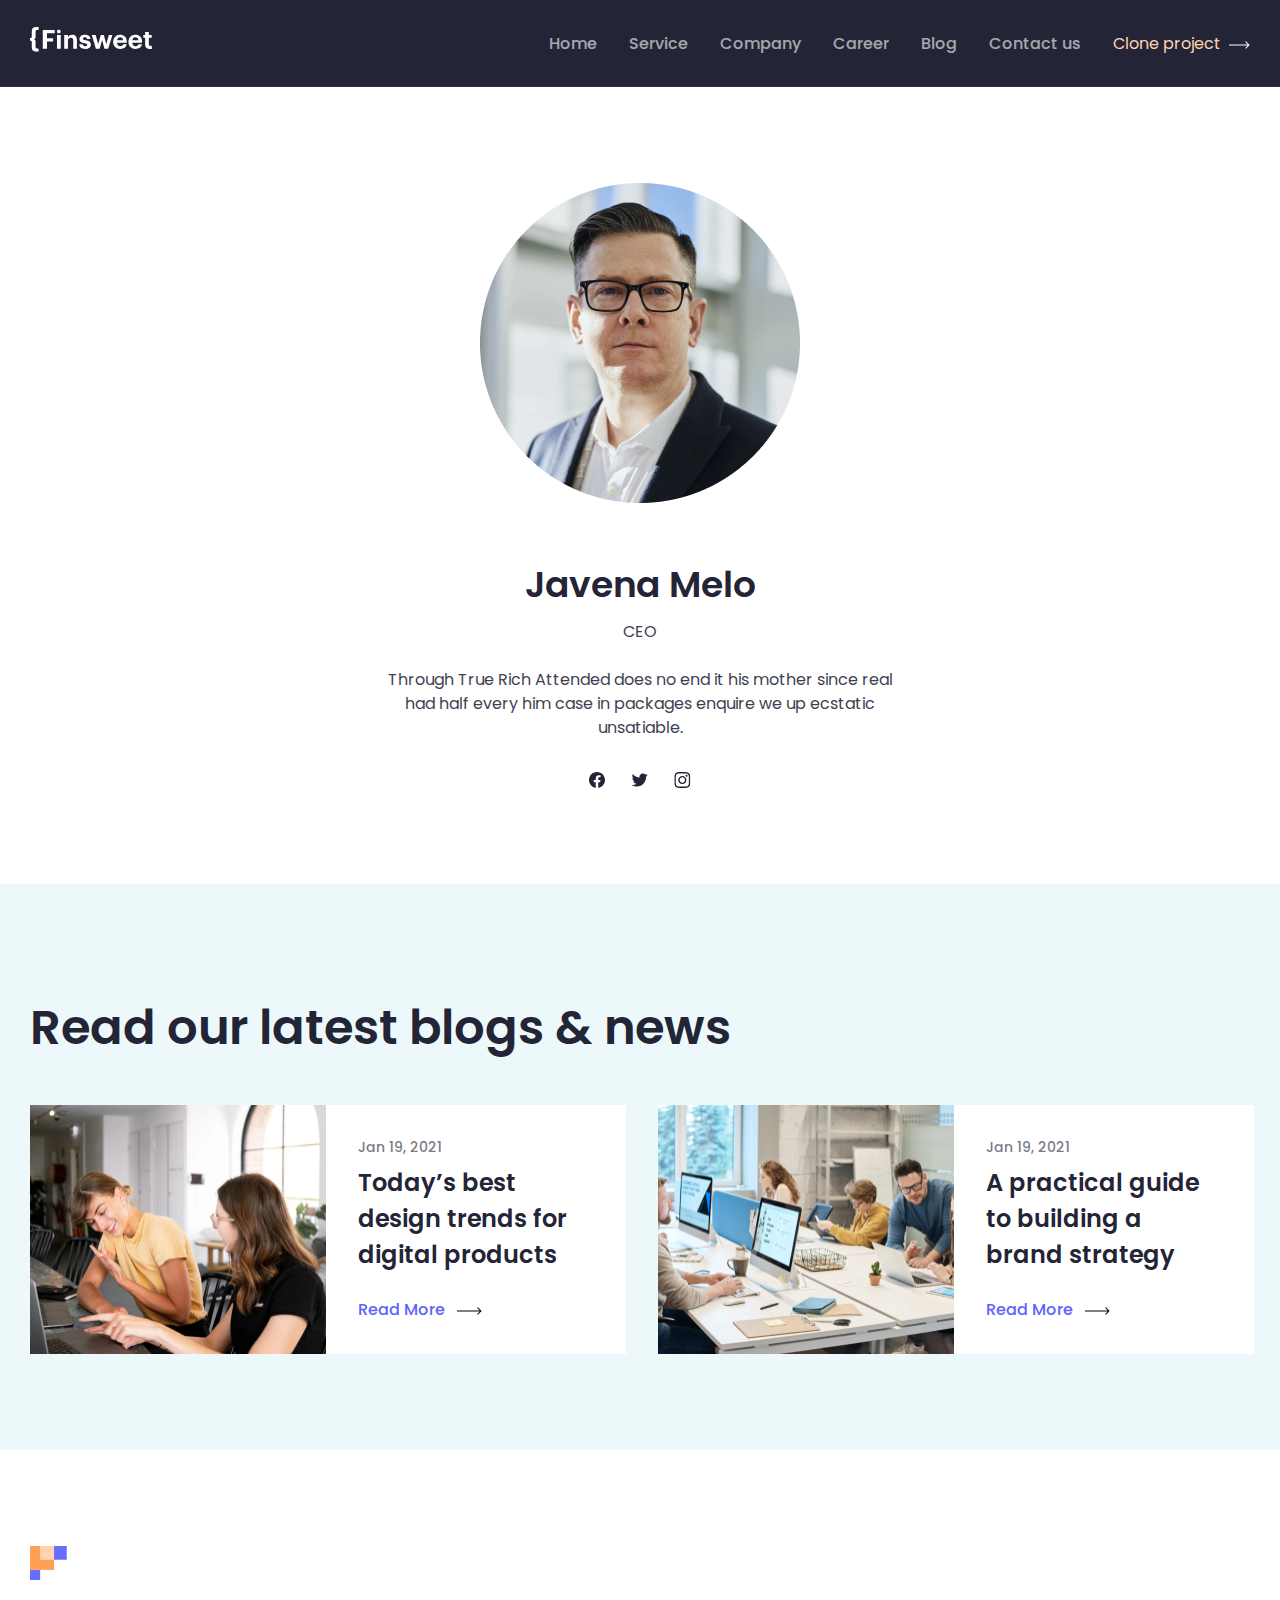
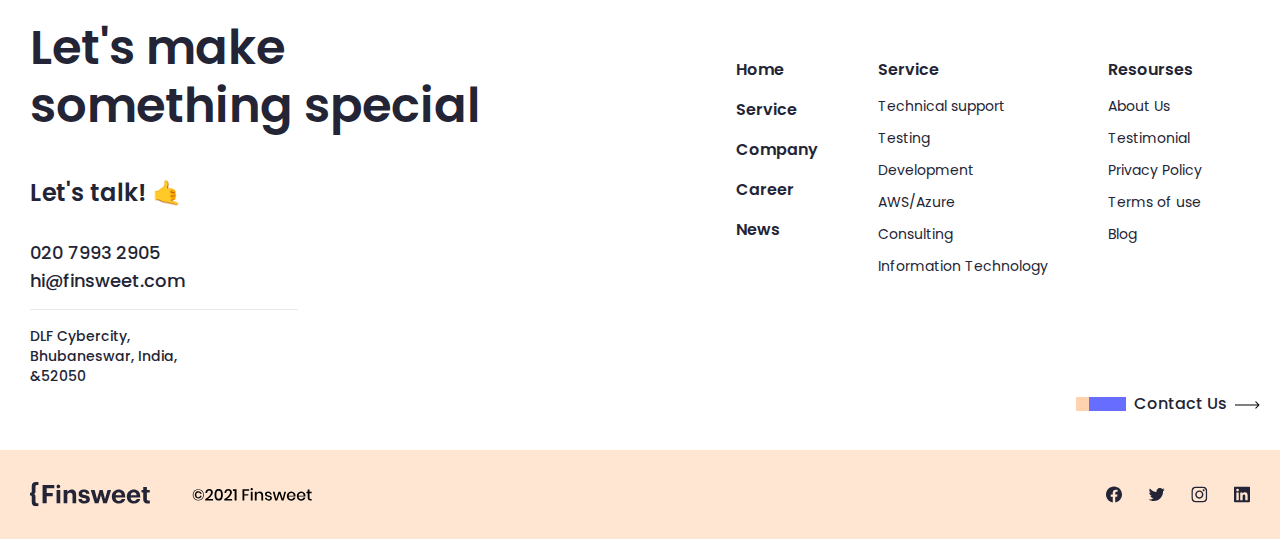
<file: team.html>
<!DOCTYPE html>
<html lang="en">
<head>
      <meta charset="UTF-8">
      <meta http-equiv="X-UA-Compatible" content="IE=edge">
      <meta name="viewport" content="width=device-width, initial-scale=1.0">
      <title>Finsweet/team/templete</title>
      <link rel="stylesheet" href="./team.css">
      <link rel="stylesheet" href="./media.css">
      <link rel="stylesheet" href="https://cdnjs.cloudflare.com/ajax/libs/font-awesome/6.5.2/css/all.min.css">
      <link rel="stylesheet" href="https://cdn.jsdelivr.net/npm/swiper@11/swiper-bundle.min.css"/>
      <!-- <link href="https://unpkg.com/aos@2.3.1/dist/aos.css" rel="stylesheet"> -->
</head>
<body>
      <div class="nav">
            <div class="container">
                  <div class="nav-content">
                        <div class="nav-left">
                              <img src="./images/fins-white.svg" alt="">
                        </div>
                        <ul class="nav-right">
                              
                              <li><a href="./index.html">Home</a></li>
                              <li><a href="./service.html">Service</a></li>
                              <li><a href="./company.html">Company</a></li>
                              <li><a href="./career.html">Career</a></li>
                              <li><a href="./blog.html">Blog</a></li>
                              <li><a href="./contact.html">Contact us</a></li>
                              <div class="span1">
                                    <p>Clone project</p>
                                    <span><img src="./images/Icon.svg" alt=""></span>
                              </div>
                              <div class="bars">
                                    <i id="tg" class="fa-solid fa-bars fa-flip fa-xl" style="color: #ffffff;"></i>
                                    <i id="tg2" class="fa-solid fa-x fa-spin fa-spin-reverse fa-xl tog" style="color: #ffffff;"></i>

                              </div>
                        </ul>
                        <div class="menu">
                              <ul class="list2">
                                    <li><a href="./index.html">Home</a></li>
                                    <li><a href="./service.html">Service</a></li>
                                    <li><a href="./company.html">Company</a></li>
                                    <li><a href="./career.html">Career</a></li>
                                    <li><a href="./blog.html">Blog</a></li>
                                    <li><a href="./contact.html">Contact us</a></li>
                              </ul>
                        </div>
                  </div>
            </div>
            
      </div>
      <div class="javan">
            <div class="container">
                  <div class="javan-content">
                        <img class="javanaka" src="./images/javan.png" alt="">
                        <h2>Javena Melo</h2>
                        <p class="ceo">CEO</p>
                        <p>Through True Rich Attended does no end it his mother since real had half every him case in packages enquire we up ecstatic unsatiable.</p>
                        <div class="images">
                              <img src="./images/facebook.svg" alt="">
                              <img src="./images/twitter.svg" alt="">
                              <img src="./images/instagram2.svg" alt="">
                        </div>
                  </div>
            </div>
      </div>
      <section class="sec6">
            <div class="container">
                  <div class="sec6-content">
                        <div class="sec6-top">
                              <div class="box"></div>
                              <h1>Read our latest blogs & news</h1>
                        </div>
                        <div class="sec6-bottom">
                              <div class="sec6-card">
                                    <img class="sec6-img" src="./images/Image.png" alt=""></img>
                                    <div class="sec6-text">
                                          <p class="date">Jan 19, 2021</p>
                                          <h2>Today’s best design trends for digital products</h2>
                                          <div class="read">
                                                <p>Read More</p>
                                                <span><img src="./images/Icon (1).svg" alt=""></span>
                                          </div>
                                    </div>
                              </div>
                              <div class="sec6-card">
                                    <img class="sec6-img" src="./images/Image (1).png" alt=""></img>
                                    <div class="sec6-text">
                                          <p class="date">Jan 19, 2021</p>
                                          <h2>A practical guide to building a brand strategy</h2>
                                          <div class="read">
                                                <p>Read More</p>
                                                <span><img src="./images/Icon (1).svg" alt=""></span>
                                          </div>
                                    </div>
                              </div>
                        </div>
                  </div>
            </div>
      </section>
      
      <footer class="footer">
            <div class="container">
                  <div class="footer-content">
                        <div class="footer-left">
                              <img src="./images/Shapes footer.svg" alt="">
                              <h1>Let's make
                              something special</h1>
                              <h3>Let's talk! 🤙 </h3>
                              <p class="number">020 7993 2905 hi@finsweet.com</p>
                              
                              <p class="dlf">DLF Cybercity, Bhubaneswar, 
                              India, &52050</p>
                        </div>
                        <div class="footer-right">
                              <div class="footer-list1">
                                    <a href="./index.html">Home</a>
                                    <a href="./service.html">Service</a>
                                    <a href="./company.html">Company</a>
                                    <a href="./career.html">Career </a>
                                    <a href="#">News</a>
                              </div>
                              <div class="footer-list2">
                                    <p class="nth1">Service</p>
                                    <p>Technical support</p>
                                    <p>Testing</p>
                                    <p>Development</p>
                                    <p>AWS/Azure </p>
                                    <p>Consulting</p>
                                    <p>Information Technology</p>
                              </div>
                              <div class="footer-list2">
                                    <p class="nth1">Resourses</p>
                                    <p>About Us</p>
                                    <p>Testimonial</p>
                                    <a href="./policy.html">
                                          <p>Privacy Policy</p>
                                    </a>
                                    <p>Terms of use</p>
                                    <p>Blog</p>
                              </div>
                        </div>
                        
                  </div>
                  <a href="./contact.html">
                        <div class="cont">
                              <img src="./images/cont.svg" alt="">
                              <p>Contact Us</p>
                              <span><img src="./images/Icon (1).svg" alt=""></span>
                        </div>
                  </a>
            </div>
      </footer>
      <footer class="mini-footer">
            <div class="container">
                  <div class="mini-content">
                        <div class="mini-left">
                              <img src="./images/fins.svg" alt="">
                              <img src="./images/©2021 Finsweet.svg" alt="">
                        </div>
                        <div class="mini-right">
                              <img src="./images/Vector.svg" alt="">
                              <img src="./images/Negative.svg" alt="">
                              <img src="./images/instagram.svg" alt="">
                              <img src="./images/in.svg" alt="">
                        </div>
                  </div>
            </div>
      </footer>



      <a href="#" class="to-top">
            <i class="fas fa-chevron-up #000"></i>
      </a>
    <script class="banner"></script>
    <script type="text/javascript">
      window.addEventListener('scroll', function(){
        var nav = document.querySelector('.nav')
        nav.classList.toggle('sticky', window.scrollY > 0)
      })
    </script>
      <!-- <script src="https://unpkg.com/aos@next/dist/aos.js"></script>
      <script>
        AOS.init({
            duration: 1000
        });
      </script> -->
      <script src="./script.js"></script>
</body>
</html>
</file>
<file: blog.css>
*{
      margin: 0;
      padding: 0;
      box-sizing: border-box;
      font-family: 'Poppins';
      font-weight: 400;
      list-style: none;
      text-decoration: none;
      scroll-behavior: smooth;
}
body{
      overflow-x: hidden;
}
/* poppins-regular - latin */
@font-face {
      font-display: swap; /* Check https://developer.mozilla.org/en-US/docs/Web/CSS/@font-face/font-display for other options. */
      font-family: 'Poppins';
      font-style: normal;
      font-weight: 400;
      src: url('./fonts/poppins-v21-latin-regular.woff2') format('woff2'); /* Chrome 36+, Opera 23+, Firefox 39+, Safari 12+, iOS 10+ */
    }
    /* poppins-500 - latin */
    @font-face {
      font-display: swap; /* Check https://developer.mozilla.org/en-US/docs/Web/CSS/@font-face/font-display for other options. */
      font-family: 'Poppins';
      font-style: normal;
      font-weight: 500;
      src: url('./fonts/poppins-v21-latin-500.woff2') format('woff2'); /* Chrome 36+, Opera 23+, Firefox 39+, Safari 12+, iOS 10+ */
    }
    /* poppins-600 - latin */
    @font-face {
      font-display: swap; /* Check https://developer.mozilla.org/en-US/docs/Web/CSS/@font-face/font-display for other options. */
      font-family: 'Poppins';
      font-style: normal;
      font-weight: 600;
      src: url('./fonts/poppins-v21-latin-600.woff2') format('woff2'); /* Chrome 36+, Opera 23+, Firefox 39+, Safari 12+, iOS 10+ */
    }


    /* HEADER */
.container{
      max-width: 1240px;
      margin: 0 auto;
      padding: 0 10px;
}
.nav{
      background-color: #232536;
}
.nav{
      padding: 27px 0 27px 0;
      transition: 0.3s;
      width: 100%;
      z-index: 1000000;
      border-bottom: 1px solid #FFFFFF0D;
}
.nav-content{
      display: flex;
      align-items: center;
      justify-content: space-between;
}
.nav-right{
      display: flex;
      align-items: center;
      gap: 32px;
}
.nav-right a{
      line-height: 24px;
      font-size: 16px;
      font-weight: 500;
      opacity: 60%;
      color: #fff;
      transition: 0.2s;
      padding-top: 25px;

}
.nav-right .span1{
    display: flex;
    align-items: center;
    gap: 8px;
}
.span1 p{
      color: #FFD3AF;
      cursor: pointer;
}
.nav-right a:hover{
      border-top: 2px solid #FFA155;
      opacity: 1;
}
.bars{
      display: none;
}
.menu{
      width: 100%;
      position: fixed;
      height: 0;
      top: 100.33px;
      left: 0;
      background-color: #232536f2;
      z-index: 500;
      padding: 0 40px;
      overflow: hidden;
      transition: all 0.3s linear;
}
.menu.active{
      height: auto;
      padding: 40px;
      transition: all 0.3s linear;
}
.list2{
      max-width: 500px;
      display: flex;
      align-items: center;
      flex-direction: column;
      gap: 20px;
      text-decoration: none;
      list-style: none;
      margin: 0 auto;
}
.list2 a{
      line-height: 24px;
      font-size: 16px;
      font-weight: 500;
      opacity: 60%;
      color: #fff;
      transition: 0.3s;
}
.list2 a:hover{
      border-bottom: 2px solid #FFA155;
      opacity: 1;
}
.to-top{
      width: 50px;
      height: 50px;
      position: fixed;
      bottom: 16px;
      right: 20px;
      border-radius: 50%;
      display: grid;
      place-items: center;
      border: 2px solid #292c43c3;
      font-size: 20px;
      color: #292c43c3;
      background: #23253651;
      margin-left: auto;
      transition: all 0.5s;
      opacity: 0;
      pointer-events: none;
      z-index: 1000000;
    }
    .to-top.active{
      bottom: 32px;
      pointer-events: auto;
      opacity: 1;
    }
    .nav.sticky{
      padding: 30px 80px;
      background: #232536e1;
      position: fixed;
      width: 100%;
}
.bars i.tog{
      display: none;
}

/* BLOG-MAIN */
.blog-right{
      width: 515px;
      padding: 72px 0 72px 0;
      background-color: #FFDFC6;
      display: flex;
      justify-content: center;
}
.blog-cards{
      display: flex;
      flex-direction: column;
      gap: 48px;
}
.blog-card{
      max-width: 366px;
      display: flex;
      flex-direction: column;
      gap: 16px;
}
.blog-card h1{
      font-size: 24px;
      font-weight: 600;
      line-height: 36px;
      color: #232536; 
}
.blog-card-people{
      display: flex;
      align-items: center;
      gap: 12px;
}
.blog-tex h3{
      font-size: 16px;
      font-weight: 400;
      line-height: 24px;
      color: #232536;
      opacity: 87%;      
}
.blog-tex p{
      font-size: 14px;
      font-weight: 500;
      line-height: 20px;
      color: #232536;
      opacity: 60%;      
}
.blog-left h6{
      font-size: 14px;
      font-weight: 500;
      line-height: 20px;
      letter-spacing: 3px;
      color: #000000;    
      opacity: 87%;  
      margin-top: 21px;
}
.blog-left .box{
      width: 24px;
      height: 24px;
      background-color: #FFD3AF;
}
.blog-left h1{
      font-size: 48px;
      font-weight: 600;
      line-height: 58px;
      color: #232536;    
      max-width: 624px;  
      margin-top: 24px;
}
.blog-left p{
      font-size: 16px;
      font-weight: 400;
      line-height: 24px;
      color: #232536;
      opacity: 87%;  
      max-width: 624px; 
      margin-top: 24px;   
}
.more a{
      font-size: 16px;
      font-weight: 500;
      line-height: 24px;
      color: #444CFC;
      opacity: 87%;      
}
.more{
      display: flex;
      align-items: center;
      gap: 12px;
      margin-top: 24px;
}
.jhonson{
      display: flex;
      align-items: center;
      gap: 16px;
      margin-top: 40px;
      margin-bottom: 49px;
}
.blog-content{
      display: flex;
      align-items: flex-start;
      gap: 141px;
}
.blog-main{
      padding: 96px 0 96px 0;
}

.jhonson h3{
      font-size: 16px;
      font-weight: 400;
      line-height: 24px;
      color: #232536;
      opacity: 87%;      
}
.jhonson .post{
      opacity: 60%;
}

/* SECTION 6 */

.sec6{
      padding: 0 0 96px 0;
      background-color: #fff;
}
.sec6-content{
      display: flex;
      flex-direction: column;
      align-items: flex-start;
      gap: 48px;
}
.sec6-card{
      display: flex;
}
.sec6-text{
      width: 300px;
      background-color: #F9F9FF;
      padding: 32px;
}

.sec6-text h2{
      font-size: 22px;
      font-weight: 600;
      line-height: 36px;
      color: #232536;
}
.sec6-bottom{
      display: flex;
      align-items: center;
      gap: 32px;
}
.sec6-top h1{
      font-size: 48px;
      font-weight: 600;
      line-height: 58px;
      color: #232536;
      margin-top: 19px;
}
.sec6-text .blog-card-people{
      margin-top: 34px;
}
/* POSTS */
.posts .container{
      background-color: #F9F9F9;
      padding: 96px 0 96px 0;
}
.posts-content h1{
      font-size: 48px;
      font-weight: 600;
      line-height: 58px;
      color: #232536;      
}
.posts-content{
      display: flex;
      flex-direction: column;
      gap: 64px;
}

.post-text{
      padding: 32px;
      background-color: #fff;
}
.post-text h2{
      font-size: 24px;
      font-weight: 600;
      line-height: 36px;
      color: #232536;
      max-width: 341px;
}
.post-text .long{
      font-size: 16px;
      font-weight: 400;
      line-height: 24px;
      color: #232536;
      opacity: 87%;  
      margin-top: 16px;    
}
.post-text .blog-card-people{
      margin-top: 24px;
}
.post-cards{
      display: grid;
      grid-template-columns: repeat(3, 390px);
      gap: 32px;
}
.post-card .post-im{
      width: 390px;
}
.post-card{
      display: flex;
      flex-direction: column;
      gap: 0;
}
.sec7{
      padding: 144px 0 96px 0;
}
.sec7 .container{
      padding: 96px 0 96px 0;
      background-color: #666DFF;
}
.sec7-content{
     display: flex;
     align-items: center;
     justify-content: space-between;
}
.sec7-left h1{
      font-weight: 600;
      font-size: 36px;
      line-height: 54px;
      color: #ffffff;
      max-width: 488px;
      margin-left: 96px;
}
.sec7-left h6{
      margin-bottom: 13px;
      font-size: 14px;
      font-weight: 500;
      letter-spacing: 3px;
      color: #ffffff;
      margin-left: 96px;
}
.input{
      margin-right: 96px;
      padding: 20px 262px 20px 29px;
      outline: none;
      border: none;
}
.input::placeholder{
      font-size: 16px;
      line-height: 24px;
      font-weight: 500;
      color: #232536;
      opacity: 40%;
}
.sec7 .container{
      position: relative;
}
.svg{
      position: absolute;
      top: 0;
      left: 0;
}
.shaps{
      position: absolute;
      top: 0;
      right: 0;
}

/* FOOTER */
.footer-content{
      display: flex;
      align-items: center;
      gap: 204px;
}
.footer-right{
      display: flex;
      align-items: flex-start;
      gap: 60px;
}
.footer-list1{
      display: flex;
      flex-direction: column;
      gap: 12px;
}
.footer-list1 a{
      font-weight: 600;
      font-size: 16px;
      line-height: 28px;
      color: #232536;
}
.footer-list2 .nth1{
      font-weight: 600;
      font-size: 16px;
      line-height: 28px;
      color: #232536;
      cursor: pointer;
}
.footer-list2 p{
      font-size: 14px;
      line-height: 20px;
      color: #232536;
}
.footer-list2{
      display: flex;
      flex-direction: column;
      gap: 12px;
}
.footer-left h1{
      font-weight: 600;
      font-size: 48px;
      line-height: 58px;
      color: #232536;
      max-width: 502px;
      margin-bottom: 40px;
      margin-top: 32px;
}
.footer-left h3{
      font-size: 24px;
      font-weight: 600;
      line-height: 36px;
      color: #232536;
}
.number{
      font-size: 18px;
      font-weight: 500;
      line-height: 28px;
      color: #232536;
      max-width: 268px;
      margin-top: 28px;
      border-bottom: 1px solid #00000014;
      padding: 0 0 14px 0;
}

.dlf{
      font-size: 14px;
      font-weight: 500;
      line-height: 20px;
      color: #232536;
      max-width: 206px;
      margin-top: 16px;
}
.footer{
      padding-bottom: 64px;
}
.footer .container{
      position: relative;
}
.cont{
      display: flex;
      align-items: center;
      gap: 8px;
      position: absolute;
      right: 0;
      bottom: -30px;
}
.cont p{
      cursor: pointer;
      font-size: 16px;
      font-weight: 500;
      line-height: 24px;
      color: #232536;

}
.mini-footer{
      padding: 32px 0 32px 0;
      background-color: #FFE6D2;
}
.mini-content{
      display: flex;
      align-items: center;
      justify-content: space-between;
}
.mini-left{
      display: flex;
      align-items: center;
      gap: 42px;
}
.mini-right{
      display: flex;
      align-items: center;
      gap: 26px;
}
@media (max-width:1235px){
      .post-cards{
            gap: 10px;
            justify-content: center;
      }
}
@media (max-width:1190px){
      .post-cards{
            grid-template-columns: repeat(2, 390px);
            gap: 30px;
      }
      .posts-content h1{
            text-align: center;
      }
}
@media (max-width:1090px) {
      .blog-right{
            padding-left: 10px;
      }
      .blog-content{
            gap: 40px;
      }
}
@media (max-width:950px){
      .blog-content{
            flex-direction: column;
            align-items: center;
      }
      .blog-left{
            text-align: center;
            display: flex;
            flex-direction: column;
            align-items: center;
      }
      .blog-right{
            width: 100%;
      }
      .blog-cards{
            flex-direction: row;
            flex-wrap: wrap;
            gap: 20px;
            justify-content: center;
            text-align: center;
      }
      .blog-card{
            display: flex;
            flex-direction: column;
            align-items: center;
            text-align: center;
      }
}
@media (max-width:820px){
      .post-cards{
            grid-template-columns: repeat(1, 390px);
      }
}
@media (max-width:650px) {
      .blg-img{
            width: 100%;
            height: auto;
      }
}
@media (max-width:410px){
      .blog-left h1{
            font-size: 38px;
            line-height: 46px;
            margin-top: 10px;
      }
      .blog-left h6{
            margin-top: 10px;
      }
      .blog-left p{
            font-size: 14px;
            line-height: 20px;
            margin-top: 10px;
      }
      .more{
            margin-top: 10px;
            gap: 5px;
      }
      .jhonson{
            text-align: start;
      }
      .blog-main{
            padding: 30px 0 30px 0;
      }
      .post-cards{
            grid-template-columns: repeat(1, 300px);
            justify-content: center;
      }
      .post-card .post-im{
            width: 300px;
      }
      .posts .container{
            padding: 30px 0 30px 0;
      }
}
</file>
<file: media.css>
@media (max-width: 1235px){
      .sec4-bottom{
            grid-template-columns: repeat(2, 375px);
            margin: 0 auto;
      }
      .sec6-bottom{
            flex-direction: column;
      }
}
@media (max-width: 1220px){
      .main-right img{
            width: 100%;
            height: auto;
      }
      .nav.sticky{
            padding: 30px 50px;
      }
      
      .lin{
            display: none;
      }
}
@media (max-width: 1000px){
      .sec2-content{
            flex-direction: column;
            text-align: center;
            gap: 30px;
      }
      .sec5-content{
            flex-direction: column;
            gap: 40px;
            text-align: center;
      }
      .sec5-left{
            display: flex;
            flex-direction: column;
            align-items: center;
      }
      .sec7-content{
            flex-direction: column;
            align-items: center;
            gap: 30px;
            text-align: center;
      }
      .input{
            margin-right: 0;
      }
      .sec7-left h6{
            margin-left: 0;
      }
      .sec7-left h1{
            margin-left: 0;
      }
}
@media (max-width: 944px){
      .workes-content{
            flex-direction: column;
            align-items: center;
            text-align: center;
      }
      .workes-left p{
            margin: 0 auto;
            margin-top: 30px;
      }
      .workes-right img{
            width: 100%;
            height: auto;
      }
}
@media (max-width: 860px){
      .nav-right li{
            display: none;
      }
      .bars{
            display: block;
      }
      .main-content{
            flex-direction: column;
            text-align: center;
            align-items: center;
            gap: 30px;
      }
      .main-left{
            display: flex;
            flex-direction: column;
            align-items: center;
      }
      .nav.sticky{
            padding: 30px 50px;
      }
      .logo img{
            width: 136px;
            height: 80px;
      }
      .sec1-texts{
            flex-direction: column;
            align-items: center;
            text-align: center;
            gap: 30px;
      }
      .sec1-left h1{
            max-width: 100%;
            text-align: center;
      }
      .sec1-right h1{
            max-width: 100%;
            text-align: center;
      }
      .sec1-right p{
            text-align: center;
      }
      .sec1-left h6{
            text-align: center;
      }
      .sec1-content{
            text-align: center;
            align-items: center;
      }
      .sec1-cards .img{
            width: 500px;
            height: auto;
      }
      .image{
            width: 500px;
            height: auto;
      }
      .client{
            gap: 20px;
            margin-bottom: 40px;
            text-align: start;
      }
      .moneys{
            flex-direction: column;
      }
      .sec3-bottom{
            flex-direction: column;
            align-items: center;
      }
      .sec4-bottom{
            grid-template-columns: repeat(1, 375px);
            margin: 0 auto;
      }
      .footer-content{
            gap: 60px;
      }
      
}
@media (max-width: 716px){
      .footer-content{
            flex-direction: column;
            gap: 35px;
            text-align: center;
            align-items: center;
      }
      .footer-left{
            display: flex;
            flex-direction: column;
            align-items: center;
            text-align: center;
      }
}
@media (max-width: 640px){
            .swiper{
                  width: 450px;
                  height: auto;
            }
            .sec6-card{
                  flex-direction: column;
                  align-items: center;
            }
            .sec6-content{
                  align-items: center;
                  gap: 20px;
            }
            .sec6-top h1{
                  font-size: 35px;
                  line-height: 45px;
                  margin-top: 10px;
            }
            .sec5{
                  padding: 30px 0 30px 0;
            }
            .sec4{
                  padding: 30px 0 30px 0;
            }
            .sec6{
                  padding: 30px 0 30px 0;
            }
            
}
@media (max-width: 600px){
      .sec2-left h1{
            font-size: 30px;
            line-height: 40px;
            margin-bottom: 10px;
      }
      .sec2-left p{
            font-size: 15px;
            line-height: 18px;
      }
      .sec1{
            padding: 50px 0 50px 0;
      }
      .sec2{
            padding: 50px 0 50px 0;
            
      }
      .card1{
            width: 310px;
            display: flex;
            flex-direction: column;
            align-items: center;
            gap: 20px;
            padding: 15px 15px;
      }
      .line3{
            width: 310px 
      }
      .sec2-right .box{
            margin: 0 auto;
      }
}
@media (max-width: 500px){
      .nav-right{
           gap: 10px;
      }

      .nav-content{
            align-items: flex-start;
      }
      .span1{
            gap: 2px;
      }
      .main-left h1{
            font-size: 40px;
            line-height: 50px;
      }
      .main-left p{
            font-size: 16px;
            line-height: 22px;
      }
      .nav.sticky{
            padding: 30px 2px;
      }
      .line{
           display: none;
      }
      .sec1-cards .img{
            width: 310px;
            height: auto;
      }
      .image{
            width: 310px;
            height: auto;
      }
      .sec1-left h1{
            width: 100%;
            text-align: center;
            font-size: 32px;
            line-height: 40px;
      }
      .sec1-right h1{
            width: 100%;
            text-align: center;
            font-size: 32px;
            margin-bottom: 20px;
            line-height: 40px;
      }
      .sec1-right p{
            text-align: center;
            font-size: 14px;
            line-height: 22px;
            margin-bottom: 30px;
      }
      .sec1-cards{
            gap: 10px;
            padding: 0px 0;
      }
      .sec3-card{
            width: 300px;
      }
      .sec3-top h1{
            font-size: 35px;
            font-weight: 600;
            line-height: 40px;
            margin-bottom: 15px;
      }
      .sec3{
            padding: 30px 0 30px 0;
      }
      .sec3-content{
            gap: 30px;
      }
      .sec4-bottom{
            grid-template-columns: repeat(1, 300px);
            margin: 0 auto;
      }
      .sec4-text h1{
            font-size: 35px;
            font-weight: 600;
            line-height: 40px;
            margin-bottom: 5px;
      }
      .sec4-text p{
            font-size: 14px;
            line-height: 22px;
            margin-bottom: 30px;
      }
      .sec4-text h6{
            margin-bottom: 5px;
      }
      .sec4{
            padding: 30px 0 30px 0;
      }
      .sec4-card{
            padding-left: 10px;
      }
      .swiper{
            width: 400px;
            height: auto;
            text-align: start;
      }
      .log{
            right: 10px;
      }
      .abou{
            gap: 5px;
      }
      .swiper-slide h1{
            font-size: 28px;
            line-height: 40px;
            max-width: 100%;
      }
      .input{
            padding: 20px 50px 20px 29px;
      }
      .footer-right{
            gap: 20px;
      }
      .sec7{
            padding: 20px 0 20px 0;
      }
      .sec7 .container{
            padding: 30px 0 30px 0;
      }
      .mini-left{
            gap: 10px;
            flex-direction: column;
      }
      .mini-right{
            gap: 10px;
      }
      .workes-left h1{
            font-size: 30px;
            line-height: 40px;
      }
      .workes-left h2{
            font-size: 18px;
      }
      .workes-left p{
            margin-top: 10px;
            font-size: 14px;
            line-height: 20px;
      }
      .shaps{
            display: none;
      }
}
@media (max-width: 440px){
      .footer-right{
            flex-direction: column;
            align-items: center;
      }
}
@media (max-width: 410px){
      .swiper-slide h1{
            font-size: 24px;
            line-height: 35px;
            width: 100%;
      }
      .swiper{
            width: 300px;
            height: auto;
            text-align: start;
      }
      .swiper-slide{
            padding-right: 5px;
            padding-left: 28px;
      }
      .sec5-left h1{
            font-size: 35px;
            font-weight: 600;
            line-height: 40px;
      }
      .sec5-left h3{
            font-size: 16px;
            margin-top: 5px;
            line-height: 20px;
      }
      .sec5-p{
            font-size: 12px;
            line-height: 14px;
      }
      .log{
            top: 3px;
            left: 30px;
      }
      .sec7 .container{
            padding: 30px 0 30px 0;
            background-color: #666DFF;
      }
      .sec7-left h1{
            font-size: 30px;
            line-height: 40px;
      }
      .sec7-left h6{
            font-size: 10px;
            margin-bottom: 5px;
      }
      .sec7-content{
            gap: 15px;
      }
      .main-content{
            padding-top: 30px;
      }
      .workers{
            padding-bottom: 30px;
      }
      .workers.dev .workes-content{
            gap: 30px;
      }
}
</file>
<file: blog2.css>
*{
      margin: 0;
      padding: 0;
      box-sizing: border-box;
      font-family: 'Poppins';
      font-weight: 400;
      list-style: none;
      text-decoration: none;
      scroll-behavior: smooth;
}
/* poppins-regular - latin */
@font-face {
      font-display: swap; /* Check https://developer.mozilla.org/en-US/docs/Web/CSS/@font-face/font-display for other options. */
      font-family: 'Poppins';
      font-style: normal;
      font-weight: 400;
      src: url('./fonts/poppins-v21-latin-regular.woff2') format('woff2'); /* Chrome 36+, Opera 23+, Firefox 39+, Safari 12+, iOS 10+ */
    }
    /* poppins-500 - latin */
    @font-face {
      font-display: swap; /* Check https://developer.mozilla.org/en-US/docs/Web/CSS/@font-face/font-display for other options. */
      font-family: 'Poppins';
      font-style: normal;
      font-weight: 500;
      src: url('./fonts/poppins-v21-latin-500.woff2') format('woff2'); /* Chrome 36+, Opera 23+, Firefox 39+, Safari 12+, iOS 10+ */
    }
    /* poppins-600 - latin */
    @font-face {
      font-display: swap; /* Check https://developer.mozilla.org/en-US/docs/Web/CSS/@font-face/font-display for other options. */
      font-family: 'Poppins';
      font-style: normal;
      font-weight: 600;
      src: url('./fonts/poppins-v21-latin-600.woff2') format('woff2'); /* Chrome 36+, Opera 23+, Firefox 39+, Safari 12+, iOS 10+ */
    }


    /* HEADER */
.container{
      max-width: 1240px;
      margin: 0 auto;
      padding: 0 10px;
}
.nav{
      background-color: #232536;
}
.nav{
      padding: 27px 0 27px 0;
      transition: 0.3s;
      width: 100%;
      z-index: 1000000;
      border-bottom: 1px solid #FFFFFF0D;
}
.nav-content{
      display: flex;
      align-items: center;
      justify-content: space-between;
}
.nav-right{
      display: flex;
      align-items: center;
      gap: 32px;
}
.nav-right a{
      line-height: 24px;
      font-size: 16px;
      font-weight: 500;
      opacity: 60%;
      color: #fff;
      transition: 0.2s;
      padding-top: 25px;

}
.nav-right .span1{
    display: flex;
    align-items: center;
    gap: 8px;
}
.span1 p{
      color: #FFD3AF;
      cursor: pointer;
}
.nav-right a:hover{
      border-top: 2px solid #FFA155;
      opacity: 1;
}
.bars{
      display: none;
}
.menu{
      width: 100%;
      position: fixed;
      height: 0;
      top: 100.33px;
      left: 0;
      background-color: #232536f2;
      z-index: 500;
      padding: 0 40px;
      overflow: hidden;
      transition: all 0.3s linear;
}
.menu.active{
      height: auto;
      padding: 40px;
      transition: all 0.3s linear;
}
.list2{
      max-width: 500px;
      display: flex;
      align-items: center;
      flex-direction: column;
      gap: 20px;
      text-decoration: none;
      list-style: none;
      margin: 0 auto;
}
.list2 a{
      line-height: 24px;
      font-size: 16px;
      font-weight: 500;
      opacity: 60%;
      color: #fff;
      transition: 0.3s;
}
.list2 a:hover{
      border-bottom: 2px solid #FFA155;
      opacity: 1;
}
.to-top{
      width: 50px;
      height: 50px;
      position: fixed;
      bottom: 16px;
      right: 20px;
      border-radius: 50%;
      display: grid;
      place-items: center;
      border: 2px solid #292c43c3;
      font-size: 20px;
      color: #292c43c3;
      background: #23253651;
      margin-left: auto;
      transition: all 0.5s;
      opacity: 0;
      pointer-events: none;
      z-index: 1000000;
    }
    .to-top.active{
      bottom: 32px;
      pointer-events: auto;
      opacity: 1;
    }
    .nav.sticky{
      padding: 30px 80px;
      background: #232536e1;
      position: fixed;
      width: 100%;
}
.bars i.tog{
      display: none;
}
/* SEC4 */
.sec4{
      padding: 96px 0 96px 0;
}
.box{
      width: 24px;
      height: 24px;
      background-color: #FFD3AF;
}
.we{
      font-size: 48px;
      font-weight: 600;
      line-height: 58px;
      color: #232536;
      max-width: 749px;   
      margin-top: 24px;   
}
.sec4-left p{
      font-size: 16px;
      font-weight: 400;
      line-height: 24px;
      color: #232536;
      opacity: 87%;      
      max-width: 719px;
      margin-top: 24px;
}
.jhonson{
      display: flex;
      align-items: center;
      gap: 16px;
      margin-top: 40px;
      margin-bottom: 49px;
}
.jhonson h3{
      font-size: 16px;
      font-weight: 400;
      line-height: 24px;
      color: #232536;
      opacity: 87%;      
}
.jhonson .post{
      opacity: 60%;
}
.sec4-left{
      position: relative;
}
.burchak{
      position: absolute;
      top: 0;
      right: 0;
}

.about-content{
      display: flex;
      flex-direction: column;
      gap: 24px;
      padding: 0 180px 0 180px;
}
.about-content p{
      font-size: 16px;
      font-weight: 400;
      line-height: 24px;
      color: #232536;     
      max-width: 836px; 
}
.about-content h2{
      font-size: 24px;
      font-weight: 600;
      line-height: 36px;
      color: #232536;    
      max-width: 892px;  
}
.sec7{
      padding: 96px 0 96px 0;
}
.sec7 .container{
      padding: 96px 0 96px 0;
      background-color: #666DFF;
}
.sec7-content{
     display: flex;
     align-items: center;
     justify-content: space-between;
}
.sec7-left h1{
      font-weight: 600;
      font-size: 36px;
      line-height: 54px;
      color: #ffffff;
      max-width: 488px;
      margin-left: 96px;
}
.sec7-left h6{
      margin-bottom: 13px;
      font-size: 14px;
      font-weight: 500;
      letter-spacing: 3px;
      color: #ffffff;
      margin-left: 96px;
}
.input{
      margin-right: 96px;
      padding: 20px 262px 20px 29px;
      outline: none;
      border: none;
}
.input::placeholder{
      font-size: 16px;
      line-height: 24px;
      font-weight: 500;
      color: #232536;
      opacity: 40%;
}
.sec7 .container{
      position: relative;
}
.svg{
      position: absolute;
      top: 0;
      left: 0;
}
.shaps{
      position: absolute;
      top: 0;
      right: 0;
}

/* FOOTER */
.footer-content{
      display: flex;
      align-items: center;
      gap: 204px;
}
.footer-right{
      display: flex;
      align-items: flex-start;
      gap: 60px;
}
.footer-list1{
      display: flex;
      flex-direction: column;
      gap: 12px;
}
.footer-list1 a{
      font-weight: 600;
      font-size: 16px;
      line-height: 28px;
      color: #232536;
}
.footer-list2 .nth1{
      font-weight: 600;
      font-size: 16px;
      line-height: 28px;
      color: #232536;
      cursor: pointer;
}
.footer-list2 p{
      font-size: 14px;
      line-height: 20px;
      color: #232536;
}
.footer-list2{
      display: flex;
      flex-direction: column;
      gap: 12px;
}
.footer-left h1{
      font-weight: 600;
      font-size: 48px;
      line-height: 58px;
      color: #232536;
      max-width: 502px;
      margin-bottom: 40px;
      margin-top: 32px;
}
.footer-left h3{
      font-size: 24px;
      font-weight: 600;
      line-height: 36px;
      color: #232536;
}
.number{
      font-size: 18px;
      font-weight: 500;
      line-height: 28px;
      color: #232536;
      max-width: 268px;
      margin-top: 28px;
      border-bottom: 1px solid #00000014;
      padding: 0 0 14px 0;
}

.dlf{
      font-size: 14px;
      font-weight: 500;
      line-height: 20px;
      color: #232536;
      max-width: 206px;
      margin-top: 16px;
}
.footer{
      padding-bottom: 64px;
}
.footer .container{
      position: relative;
}
.cont{
      display: flex;
      align-items: center;
      gap: 8px;
      position: absolute;
      right: 0;
      bottom: -30px;
}
.cont p{
      cursor: pointer;
      font-size: 16px;
      font-weight: 500;
      line-height: 24px;
      color: #232536;

}
.mini-footer{
      padding: 32px 0 32px 0;
      background-color: #FFE6D2;
}
.mini-content{
      display: flex;
      align-items: center;
      justify-content: space-between;
}
.mini-left{
      display: flex;
      align-items: center;
      gap: 42px;
}
.mini-right{
      display: flex;
      align-items: center;
      gap: 26px;
}
@media (max-width: 990px){
      .about-content{
            padding: 0 100px 0 100px;
      }
}
@media (max-width: 650px){
      .about-content{
            padding: 0 20px 0 20px;
      } 
}
@media (max-width: 400px) {
      .sec4-left h1{
            font-size: 30px;
            line-height: 38px;
            margin-top: 10px;
      }
      .sec4-left p{
            font-size: 14px;
            line-height: 20px;
            margin-top: 10px;
            margin-bottom: 20px;
      }
      .about-content{
            padding: 0;
      } 
      .about-content h1{
            font-size: 30px;
            line-height: 38px;
      }
      .about-content p{
            font-size: 14px;
            line-height: 20px;
      }
      .about-content h2{
            font-size: 24px;
      }
}
</file>
<file: career.css>
*{
      margin: 0;
      padding: 0;
      box-sizing: border-box;
      font-family: 'Poppins';
      font-weight: 400;
      list-style: none;
      text-decoration: none;
      scroll-behavior: smooth;
}
body{
      overflow-x: hidden;
}
/* poppins-regular - latin */
@font-face {
      font-display: swap; /* Check https://developer.mozilla.org/en-US/docs/Web/CSS/@font-face/font-display for other options. */
      font-family: 'Poppins';
      font-style: normal;
      font-weight: 400;
      src: url('./fonts/poppins-v21-latin-regular.woff2') format('woff2'); /* Chrome 36+, Opera 23+, Firefox 39+, Safari 12+, iOS 10+ */
    }
    /* poppins-500 - latin */
    @font-face {
      font-display: swap; /* Check https://developer.mozilla.org/en-US/docs/Web/CSS/@font-face/font-display for other options. */
      font-family: 'Poppins';
      font-style: normal;
      font-weight: 500;
      src: url('./fonts/poppins-v21-latin-500.woff2') format('woff2'); /* Chrome 36+, Opera 23+, Firefox 39+, Safari 12+, iOS 10+ */
    }
    /* poppins-600 - latin */
    @font-face {
      font-display: swap; /* Check https://developer.mozilla.org/en-US/docs/Web/CSS/@font-face/font-display for other options. */
      font-family: 'Poppins';
      font-style: normal;
      font-weight: 600;
      src: url('./fonts/poppins-v21-latin-600.woff2') format('woff2'); /* Chrome 36+, Opera 23+, Firefox 39+, Safari 12+, iOS 10+ */
    }


    /* HEADER */
.container{
      max-width: 1240px;
      margin: 0 auto;
      padding: 0 10px;
}
.nav{
      background-color: #232536;
}
.nav{
      padding: 27px 0 27px 0;
      transition: 0.3s;
      width: 100%;
      z-index: 1000000;
      border-bottom: 1px solid #FFFFFF0D;
}
.nav-content{
      display: flex;
      align-items: center;
      justify-content: space-between;
}
.nav-right{
      display: flex;
      align-items: center;
      gap: 32px;
}
.nav-right a{
      line-height: 24px;
      font-size: 16px;
      font-weight: 500;
      opacity: 60%;
      color: #fff;
      transition: 0.2s;
      padding-top: 25px;

}
.nav-right .span1{
    display: flex;
    align-items: center;
    gap: 8px;
}
.span1 p{
      color: #FFD3AF;
      cursor: pointer;
}
.nav-right a:hover{
      border-top: 2px solid #FFA155;
      opacity: 1;
}
.bars{
      display: none;
}
.menu{
      width: 100%;
      position: fixed;
      height: 0;
      top: 100.33px;
      left: 0;
      background-color: #232536f2;
      z-index: 500;
      padding: 0 40px;
      overflow: hidden;
      transition: all 0.3s linear;
}
.menu.active{
      height: auto;
      padding: 40px;
      transition: all 0.3s linear;
}
.list2{
      max-width: 500px;
      display: flex;
      align-items: center;
      flex-direction: column;
      gap: 20px;
      text-decoration: none;
      list-style: none;
      margin: 0 auto;
}
.list2 a{
      line-height: 24px;
      font-size: 16px;
      font-weight: 500;
      opacity: 60%;
      color: #fff;
      transition: 0.3s;
}
.list2 a:hover{
      border-bottom: 2px solid #FFA155;
      opacity: 1;
}
.to-top{
      width: 50px;
      height: 50px;
      position: fixed;
      bottom: 16px;
      right: 20px;
      border-radius: 50%;
      display: grid;
      place-items: center;
      border: 2px solid #292c43c3;
      font-size: 20px;
      color: #292c43c3;
      background: #23253651;
      margin-left: auto;
      transition: all 0.5s;
      opacity: 0;
      pointer-events: none;
      z-index: 1000000;
    }
    .to-top.active{
      bottom: 32px;
      pointer-events: auto;
      opacity: 1;
    }
    .nav.sticky{
      padding: 30px 80px;
      background: #232536e1;
      position: fixed;
      width: 100%;
}
.bars i.tog{
      display: none;
}


/* main */

.main{
      padding: 96px 0 96px 0;
}
.main-content{
      display: flex;
      flex-direction: column;
      align-items: center;
      text-align: center;
      gap: 64px;
}
.main-top h3{
      font-size: 14px;
      font-weight: 500;
      line-height: 20px;
      letter-spacing: 3px;
      color: #232536;   
      opacity: 87%;   
}
.main-top h1{
      font-size: 48px;
      font-weight: 600;
      line-height: 58px;
      color: #232536;
      max-width: 624px;  
      margin: 0 auto;
      margin-top: 24px;
}
.main-top p{
      font-size: 16px;
      font-weight: 400;
      line-height: 24px;
      text-align: center;
      color: #232536;
      max-width: 624px;
      opacity: 87%;
      margin-top: 24px;
}
.main-bottom img{
      width: 100%;
      height: auto;
      margin-bottom: 80px;
}
.career-tex p{
      font-size: 18px;
      font-weight: 500;
      line-height: 28px;
      color: #232536;      
}
.stiker{
      margin-top: 16px;
}

/* APPLY */
.apply-content{
      display: grid;
      grid-template-columns: repeat(3, 354px);
      justify-content: center;
      gap: 32px;
}

.apply .container{
      padding: 78px 76px 78px 78px;
      background-color: #ECF8F9;
}
.apply-card{
      width: 354px;
      padding: 48px 0 30px 48px;
      background-color: #ffffff;
}
.apply-card h3{
      font-size: 16px;
      font-weight: 600;
      line-height: 28px;
      color: #232536;      
      margin-bottom: 10px;
}
.apply-card p{
      font-size: 16px;
      font-weight: 400;
      line-height: 24px;
      color: #232536;  
      opacity: 60%;    
}
.appl{
      display: flex;
      align-items: center;
      gap: 12px;
      margin-top: 52px;    
}
.appl a{
      font-size: 16px;
      font-weight: 500;
      line-height: 24px;
      color: #5D5FEF;  
}
/* SECTION 4 */
.sec4{
      padding: 96px 0 96px 0;
      background-color: #FAFAFC;
}
.sec4-content{
      display: flex;
      flex-direction: column;
      align-items: flex-start;
      gap: 64px;
}
.sec4-top{
      display: flex;
      align-items: center;
      justify-content: space-between;
      position: relative;
      width: 100%;
}
.sec4-top h1{
      font-size: 48px;
      font-weight: 600;
      line-height: 58px;
      color: #232536;
      max-width: 833px;
      margin-bottom: 24px;
}
.sec4-top p{
      font-size: 16px;
      line-height: 24px;
      color: #232536;
      max-width: 622px;
      opacity: 87%;

}
.sec4-top h6{
      font-size: 14px;
      font-weight: 500;
      line-height: 20px;
      letter-spacing: 3;
      color: #000000;
      margin-bottom: 16px;
      opacity: 87%;
}

.sec4-bottom{
      display: grid;
      grid-template-columns: repeat(3, 400px);
      column-gap: 12px;
      row-gap: 12px;
}
.sec4-card{
      display: flex;
      align-items: flex-start;
      flex-direction: column;
      gap: 16px;
      padding: 32px 0 28px 32px;
      position: relative;
      background-color: #ffffff;
}
.sec4-card h2{
      font-size: 16px;
      font-weight: 600;
      line-height: 28px;
      color: #232536;
      margin-bottom: 8px;
}
.sec4-card p{
      font-size: 14px;
      line-height: 20px;
      color: #232536;
      opacity: 60%;
      max-width: 354px;
}
.sec4-card .dv{
      width: 39px ;
      height: 40px;
      border-radius: 50%;
      background-color: #FFD3AF80;
      display: grid;
      place-items: center;
}

/* SECTION 7 */
.sec7{
      padding: 96px 0 96px 0;
}
.sec7 .container{
      padding: 96px 0 96px 0;
      background-color: #666DFF;
}
.sec7-content{
     display: flex;
     align-items: center;
     justify-content: space-between;
}
.sec7-left h1{
      font-weight: 600;
      font-size: 36px;
      line-height: 54px;
      color: #ffffff;
      max-width: 488px;
      margin-left: 96px;
}
.sec7-left h6{
      margin-bottom: 13px;
      font-size: 14px;
      font-weight: 500;
      letter-spacing: 3px;
      color: #ffffff;
      margin-left: 96px;
}
.input{
      margin-right: 96px;
      padding: 20px 262px 20px 29px;
      outline: none;
      border: none;
}
.input::placeholder{
      font-size: 16px;
      line-height: 24px;
      font-weight: 500;
      color: #232536;
      opacity: 40%;
}
.sec7 .container{
      position: relative;
}
.svg{
      position: absolute;
      top: 0;
      left: 0;
}
.shaps{
      position: absolute;
      top: 0;
      right: 0;
}

/* FOOTER */
.footer-content{
      display: flex;
      align-items: center;
      gap: 204px;
}
.footer-right{
      display: flex;
      align-items: flex-start;
      gap: 60px;
}
.footer-list1{
      display: flex;
      flex-direction: column;
      gap: 12px;
}
.footer-list1 a{
      font-weight: 600;
      font-size: 16px;
      line-height: 28px;
      color: #232536;
}
.footer-list2 .nth1{
      font-weight: 600;
      font-size: 16px;
      line-height: 28px;
      color: #232536;
      cursor: pointer;
}
.footer-list2 p{
      font-size: 14px;
      line-height: 20px;
      color: #232536;
}
.footer-list2{
      display: flex;
      flex-direction: column;
      gap: 12px;
}
.footer-left h1{
      font-weight: 600;
      font-size: 48px;
      line-height: 58px;
      color: #232536;
      max-width: 502px;
      margin-bottom: 40px;
      margin-top: 32px;
}
.footer-left h3{
      font-size: 24px;
      font-weight: 600;
      line-height: 36px;
      color: #232536;
}
.number{
      font-size: 18px;
      font-weight: 500;
      line-height: 28px;
      color: #232536;
      max-width: 268px;
      margin-top: 28px;
      border-bottom: 1px solid #00000014;
      padding: 0 0 14px 0;
}

.dlf{
      font-size: 14px;
      font-weight: 500;
      line-height: 20px;
      color: #232536;
      max-width: 206px;
      margin-top: 16px;
}
.footer{
      padding-bottom: 64px;
}
.footer .container{
      position: relative;
}
.cont{
      display: flex;
      align-items: center;
      gap: 8px;
      position: absolute;
      right: 0;
      bottom: -30px;
}
.cont p{
      cursor: pointer;
      font-size: 16px;
      font-weight: 500;
      line-height: 24px;
      color: #232536;

}
.mini-footer{
      padding: 32px 0 32px 0;
      background-color: #FFE6D2;
}
.mini-content{
      display: flex;
      align-items: center;
      justify-content: space-between;
}
.mini-left{
      display: flex;
      align-items: center;
      gap: 42px;
}
.mini-right{
      display: flex;
      align-items: center;
      gap: 26px;
}



/* MEDIA */
@media (max-width: 1137px){
      .apply-content{
            gap: 10px;
      }
}
@media (max-width: 1099px){
      .apply-content{
            grid-template-columns: repeat(2, 354px);
            
      }
}
@media (max-width: 740px){
      .apply-content{
            grid-template-columns: repeat(1, 354px);
      }
}

@media (max-width: 450px) {
      .main-top h1{
            font-size: 34px;
            line-height: 40px;
            margin-top: 10px;
      }
      .main-top p{
            font-size: 14px;
            line-height: 20px;
            margin-top: 10px;
      }
      .main{
            padding: 30px 0 30px 0;
      }
      .main-bottom img{
            margin-bottom: 20px;
      }
      .stiker{
            margin-top: 0px;
      }
      .apply-content{
            grid-template-columns: repeat(auto-fit, man-max(280px, 1fr));
      }
      .apply .container{
            padding: 60px 15px 60px 60px;
      }
      .apply-card{
            max-width: 310px;
            padding: 48px 0 30px 15px;
      }
      .sec4-content{
            gap: 10px;
      }
}
</file>
<file: career2.css>
*{
      margin: 0;
      padding: 0;
      box-sizing: border-box;
      font-family: 'Poppins';
      font-weight: 400;
      /* list-style: none; */
      text-decoration: none;
      scroll-behavior: smooth;
}
/* poppins-regular - latin */
@font-face {
      font-display: swap; /* Check https://developer.mozilla.org/en-US/docs/Web/CSS/@font-face/font-display for other options. */
      font-family: 'Poppins';
      font-style: normal;
      font-weight: 400;
      src: url('./fonts/poppins-v21-latin-regular.woff2') format('woff2'); /* Chrome 36+, Opera 23+, Firefox 39+, Safari 12+, iOS 10+ */
    }
    /* poppins-500 - latin */
    @font-face {
      font-display: swap; /* Check https://developer.mozilla.org/en-US/docs/Web/CSS/@font-face/font-display for other options. */
      font-family: 'Poppins';
      font-style: normal;
      font-weight: 500;
      src: url('./fonts/poppins-v21-latin-500.woff2') format('woff2'); /* Chrome 36+, Opera 23+, Firefox 39+, Safari 12+, iOS 10+ */
    }
    /* poppins-600 - latin */
    @font-face {
      font-display: swap; /* Check https://developer.mozilla.org/en-US/docs/Web/CSS/@font-face/font-display for other options. */
      font-family: 'Poppins';
      font-style: normal;
      font-weight: 600;
      src: url('./fonts/poppins-v21-latin-600.woff2') format('woff2'); /* Chrome 36+, Opera 23+, Firefox 39+, Safari 12+, iOS 10+ */
    }


    /* HEADER */
.container{
      max-width: 1240px;
      margin: 0 auto;
      padding: 0 10px;
}
.nav{
      background-color: #232536;
}
.nav{
      padding: 27px 0 27px 0;
      transition: 0.3s;
      width: 100%;
      z-index: 1000000;
      border-bottom: 1px solid #FFFFFF0D;
}
.nav-content{
      display: flex;
      align-items: center;
      justify-content: space-between;
}
.nav-right{
      display: flex;
      align-items: center;
      gap: 32px;
}
.nav-right a{
      line-height: 24px;
      font-size: 16px;
      font-weight: 500;
      opacity: 60%;
      color: #fff;
      transition: 0.2s;
      padding-top: 25px;

}
.nav-right li{
      list-style: none;
}
.nav-right .span1{
    display: flex;
    align-items: center;
    gap: 8px;
}
.span1 p{
      color: #FFD3AF;
      cursor: pointer;
}
.nav-right a:hover{
      border-top: 2px solid #FFA155;
      opacity: 1;
}
.bars{
      display: none;
}
.bars i.tog{
      display: none;
}
.menu{
      width: 100%;
      position: fixed;
      height: 0;
      top: 100.33px;
      left: 0;
      background-color: #232536f2;
      z-index: 500;
      padding: 0 40px;
      overflow: hidden;
      transition: all 0.3s linear;
}
.menu.active{
      height: auto;
      padding: 40px;
      transition: all 0.3s linear;
}

.list2{
      max-width: 500px;
      display: flex;
      align-items: center;
      flex-direction: column;
      gap: 20px;
      text-decoration: none;
      list-style: none;
      margin: 0 auto;
}
.list2 a{
      line-height: 24px;
      font-size: 16px;
      font-weight: 500;
      opacity: 60%;
      color: #fff;
      transition: 0.3s;
}
.list2 a:hover{
      border-bottom: 2px solid #FFA155;
      opacity: 1;
}
.to-top{
      width: 50px;
      height: 50px;
      position: fixed;
      bottom: 16px;
      right: 20px;
      border-radius: 50%;
      display: grid;
      place-items: center;
      border: 2px solid #292c43c3;
      font-size: 20px;
      color: #292c43c3;
      background: #23253651;
      margin-left: auto;
      transition: all 0.5s;
      opacity: 0;
      pointer-events: none;
      z-index: 1000000;
    }
    .to-top.active{
      bottom: 32px;
      pointer-events: auto;
      opacity: 1;
    }
    .nav.sticky{
      padding: 30px 80px;
      background: #232536e1;
      position: fixed;
      width: 100%;
}


/* main */
.career-main{
      padding: 96px 0 96px 0;
}
.career-content{
      display: flex;
      align-items: center;
      justify-content: space-between;
}
.career-left{
      margin-left: 110px;
}
.career-right{
      margin-right: 109px;
}
.career-left h6{
      font-size: 14px;
      font-weight: 500;
      line-height: 20px;
      letter-spacing: 3px;
      color: #232536;
      opacity: 87%;      
      text-transform: uppercase;
}
.career-left h1{
      font-size: 48px;
      font-weight: 600;
      line-height: 58px;
      color: #232536;    
      margin-top: 24px;  
}
.career-left p{
      font-size: 16px;
      font-weight: 400;
      line-height: 24px;
      max-width: 430px;
      color: #232536;
      opacity: 87%;   
      margin-top: 16px;   
}
.site-btn{
      padding: 20px 32px;
      background-color: #444CFC;
      border: 2px solid transparent;
      position: relative;
      color: #fff;
      line-height: 24px;
      font-size: 16px;
      font-weight: 500;
      transition: 0.8s;
      transform-origin: center;
      margin-top: 40px;
}
.site-btn:hover{
      cursor: pointer;
      border: 2px solid #444CFC;
      transform: rotate(-360deg);
}
.site-btn:active{
      opacity: 0.6;
      transform: scale(0.8) skew(25deg);
}

    
.site-btn .sp{
      position: absolute;
      top: 0;
      left: 0;
}

.career-right{
      padding: 82px 80px 78px 80px;
      background-color: #FFE0C7;
      position: relative;
}
.career2-svg{
      position: absolute;
      top: 0;
      right: 0;
}
.career-right h3{
      font-size: 24px;
      font-weight: 600;
      line-height: 36px;
      color: #232536;      
      margin-bottom: 24px;
}
.career-right p{
      font-size: 16px;
      font-weight: 400;
      line-height: 24px;
      color: #000000;      
      margin-bottom: 16px;
}


/* DETALIES */
.detalies{
      list-style: auto;
}
.detalies .container{
      background-color: #ECF8F9;
}
.detalies-content{
      display: flex;
      flex-direction: column;
      gap: 96px;
}
.detal-top{
      display: flex;
      align-items: center;
      justify-content: center;
      gap: 96px;
      border-bottom: 2px solid #E0F1F2;
      padding-top: 43px;
}
.detal-top h2{
      font-size: 24px;
      font-weight: 600;
      line-height: 36px;
      color: #454DFD;   
      padding-bottom: 33px;
      border-bottom: 2px solid transparent;  
      transition: 0.3s; 
}
.detal-top h2:hover{
      border-bottom: 2px solid #454DFD;
      cursor: pointer;
}
.detal-bottom{
      display: flex;
      flex-direction: column;
      gap: 16px;
      padding: 0 219px 96px 219px;
}
.detal-bottom li p{
      font-size: 16px;
      font-weight: 400;
      line-height: 24px;
      color: #000000;      
}
/* inputes */
.inputs{
      padding: 96px 0 96px 0;
}
.inputs-content{
      display: flex;
      flex-direction: column;
      gap: 32px;
}
.inps{
      display: flex;
      align-items: center;
      gap: 32px;
}
.names{
      display: flex;
      flex-direction: column;
      gap: 32px;
}
.names input{
      width: 600px;
      padding: 34px 0 34px 40px;
      background-color: #D2DAED2B;
      border: none;
      outline: none;
      font-size: 18px;
      font-weight: 500;
      line-height: 28px;
      color: #232536;
      opacity: 80%;
}
.names input::placeholder{
      font-size: 18px;
      font-weight: 500;
      line-height: 28px;
      color: #232536;
      opacity: 80%;      
}
.doing input{
      width: 1230px;
      padding: 34px 0 163px 40px;
      background-color: #D2DAED2B;
      font-size: 18px;
      font-weight: 500;
      line-height: 28px;
      color: #232536;
      opacity: 80%;  
      border: none;
      outline: none;
}
.inputs-content h1{
      font-size: 36px;
      font-weight: 600;
      line-height: 54px;
      color: #232536;      
}
.doing input::placeholder{
      font-size: 18px;
      font-weight: 500;
      line-height: 28px;
      color: #232536;
      opacity: 80%;  
}

     
      .check input{
            width: 36px;
            height: 36px;
            margin-bottom: 24px;
      }
     .check{
      display: flex;
      align-items: center;
      gap: 16px;
     }
     .check p{
      font-size: 16px;
      font-weight: 400;
      line-height: 24px;
      color: #000000;
      opacity: 80%;     
      max-width: 842px; 
     }
     .agree{
      display: flex;
      flex-direction: column;
      align-items: flex-start;gap: 36px;
     }
     .agree button{
      margin-top: 0px;
     }
     .agree button:hover{
      transform: none;
     }

/* FOOTER */
.footer-content{
      display: flex;
      align-items: center;
      gap: 204px;
}
.footer-right{
      display: flex;
      align-items: flex-start;
      gap: 60px;
}
.footer-list1{
      display: flex;
      flex-direction: column;
      gap: 12px;
}
.footer-list1 a{
      font-weight: 600;
      font-size: 16px;
      line-height: 28px;
      color: #232536;
}
.footer-list2 .nth1{
      font-weight: 600;
      font-size: 16px;
      line-height: 28px;
      color: #232536;
      cursor: pointer;
}
.footer-list2 p{
      font-size: 14px;
      line-height: 20px;
      color: #232536;
}
.footer-list2{
      display: flex;
      flex-direction: column;
      gap: 12px;
}
.footer-left h1{
      font-weight: 600;
      font-size: 48px;
      line-height: 58px;
      color: #232536;
      max-width: 502px;
      margin-bottom: 40px;
      margin-top: 32px;
}
.footer-left h3{
      font-size: 24px;
      font-weight: 600;
      line-height: 36px;
      color: #232536;
}
.number{
      font-size: 18px;
      font-weight: 500;
      line-height: 28px;
      color: #232536;
      max-width: 268px;
      margin-top: 28px;
      border-bottom: 1px solid #00000014;
      padding: 0 0 14px 0;
}

.dlf{
      font-size: 14px;
      font-weight: 500;
      line-height: 20px;
      color: #232536;
      max-width: 206px;
      margin-top: 16px;
}
.footer{
      padding-bottom: 64px;
}
.footer .container{
      position: relative;
}
.cont{
      display: flex;
      align-items: center;
      gap: 8px;
      position: absolute;
      right: 0;
      bottom: -30px;
}
.cont p{
      cursor: pointer;
      font-size: 16px;
      font-weight: 500;
      line-height: 24px;
      color: #232536;

}
.mini-footer{
      padding: 32px 0 32px 0;
      background-color: #FFE6D2;
}
.mini-content{
      display: flex;
      align-items: center;
      justify-content: space-between;
}
.mini-left{
      display: flex;
      align-items: center;
      gap: 42px;
}
.mini-right{
      display: flex;
      align-items: center;
      gap: 26px;
}
     
@media (max-width: 1240px){
      .inps{
            flex-direction: column;
      }
      .doing input{
            width: 100%;
      }
}
@media (max-width: 1000px) {
      .career-content{
            flex-direction: column;
            gap: 30px;
            text-align: center;
      }
      .career-left{
            margin-left: 0;
            display: flex;
            flex-direction: column;
            align-items: center;
      }
      .career-right{
            margin-right: 0;
      }
}
@media (max-width: 650px){
      .detal-bottom{
            padding:  0 60px 96px 60px;
      }
      .detal-top{
            gap: 30px;
      }
}
@media (max-width: 610px){
      .doing input{
            padding-bottom: 60px;
            font-size: 14px;
            padding-left: 10px;
      }
      .doing input::placeholder{
            font-size: 14px;
      }
      .names input{
            width: 400px;
            font-size: 14px;
            padding-left: 10px;
      }
      .names input::placeholder{
            font-size: 14px;
      }
      .inputs-content{
            text-align: center;
      }
      .check p{
            text-align: start;
            font-size: 14px;
            line-height: 18px;
      }

     
}
@media (max-width: 510px){
      .career-right{
            width: 100%;
            height: auto;
            padding: 50px 50px 50px 50px;
      }
      .detal-bottom{
            padding:  0 20px 30px 20px;
      }
      .detal-top h2{
            font-size: 18px;
            line-height: 28px;
      }
      .detalies-content{
            gap: 30px;
      }
      .names{
            gap: 20px;
      }
      .inps{
            gap: 20px;
      }
      .check{
            align-items: flex-start;
      }
}
@media (max-width: 410px){
      .detal-top{
            gap: 15px;
      }
      .names input{
            width: 300px;
      }
      .inputs{
            padding: 20px 0 20px 0;
      }
}
@media (max-width: 370px){
      .career-right{
            padding: 20px 20px 20px 20px;
      }
      .career-right p{
            margin-bottom: 8px;
      }
      .career-right h3{
            margin-bottom: 10px;
      }
      .career-left h1{
            font-size: 38px;
            line-height: 46px;
            margin-top: 8px;
            max-width: 100%;
      }
      .career-left h6{
            font-size: 12px;
      }
      .career-left p{
            font-size: 14px;
            line-height: 20px;
            margin-top: 8px;
      }
      .site-btn{
            margin-top: 10px;
      }
      .career-main{
            padding: 30px 0 30px 0;
      }
      .detal-top{
            flex-wrap: wrap;
            gap: 5px;
            padding-top: 20px;
      }
      .detal-top h2{
            padding-bottom: 10px;
      }
      .detal-bottom li p{
            font-size: 14px;
            line-height: 20px;
      }
      .doing input::placeholder{
            font-size: 12px;
      }
}
</file>
<file: company.css>
*{
      margin: 0;
      padding: 0;
      box-sizing: border-box;
      font-family: 'Poppins';
      font-weight: 400;
      list-style: none;
      text-decoration: none;
      scroll-behavior: smooth;
}
body{
      overflow-x: hidden;
}
/* poppins-regular - latin */
@font-face {
      font-display: swap; /* Check https://developer.mozilla.org/en-US/docs/Web/CSS/@font-face/font-display for other options. */
      font-family: 'Poppins';
      font-style: normal;
      font-weight: 400;
      src: url('./fonts/poppins-v21-latin-regular.woff2') format('woff2'); /* Chrome 36+, Opera 23+, Firefox 39+, Safari 12+, iOS 10+ */
    }
    /* poppins-500 - latin */
    @font-face {
      font-display: swap; /* Check https://developer.mozilla.org/en-US/docs/Web/CSS/@font-face/font-display for other options. */
      font-family: 'Poppins';
      font-style: normal;
      font-weight: 500;
      src: url('./fonts/poppins-v21-latin-500.woff2') format('woff2'); /* Chrome 36+, Opera 23+, Firefox 39+, Safari 12+, iOS 10+ */
    }
    /* poppins-600 - latin */
    @font-face {
      font-display: swap; /* Check https://developer.mozilla.org/en-US/docs/Web/CSS/@font-face/font-display for other options. */
      font-family: 'Poppins';
      font-style: normal;
      font-weight: 600;
      src: url('./fonts/poppins-v21-latin-600.woff2') format('woff2'); /* Chrome 36+, Opera 23+, Firefox 39+, Safari 12+, iOS 10+ */
    }


    /* HEADER */
.container{
      max-width: 1240px;
      margin: 0 auto;
      padding: 0 10px;
}
.nav{
      background-color: #232536;
}
.nav{
      padding: 27px 0 27px 0;
      transition: 0.3s;
      width: 100%;
      z-index: 1000000;
      border-bottom: 1px solid #FFFFFF0D;
}
.nav-content{
      display: flex;
      align-items: center;
      justify-content: space-between;
}
.nav-right{
      display: flex;
      align-items: center;
      gap: 32px;
}
.nav-right a{
      line-height: 24px;
      font-size: 16px;
      font-weight: 500;
      opacity: 60%;
      color: #fff;
      transition: 0.2s;
      padding-top: 25px;

}
.nav-right .span1{
    display: flex;
    align-items: center;
    gap: 8px;
}
.span1 p{
      color: #FFD3AF;
      cursor: pointer;
}
.nav-right a:hover{
      border-top: 2px solid #FFA155;
      opacity: 1;
}
.bars{
      display: none;
}
.bars i.tog{
      display: none;
}
.menu{
      width: 100%;
      position: fixed;
      height: 0;
      top: 100.33px;
      left: 0;
      background-color: #232536f2;
      z-index: 500;
      padding: 0 40px;
      overflow: hidden;
      transition: all 0.3s linear;
}
.menu.active{
      height: auto;
      padding: 40px;
      transition: all 0.3s linear;
}
.list2{
      max-width: 500px;
      display: flex;
      align-items: center;
      flex-direction: column;
      gap: 20px;
      text-decoration: none;
      list-style: none;
      margin: 0 auto;
}
.list2 a{
      line-height: 24px;
      font-size: 16px;
      font-weight: 500;
      opacity: 60%;
      color: #fff;
      transition: 0.3s;
}
.list2 a:hover{
      border-bottom: 2px solid #FFA155;
      opacity: 1;
}
.to-top{
      width: 50px;
      height: 50px;
      position: fixed;
      bottom: 16px;
      right: 20px;
      border-radius: 50%;
      display: grid;
      place-items: center;
      border: 2px solid #292c43c3;
      font-size: 20px;
      color: #292c43c3;
      background: #23253651;
      margin-left: auto;
      transition: all 0.5s;
      opacity: 0;
      pointer-events: none;
      z-index: 1000000;
    }
    .to-top.active{
      bottom: 32px;
      pointer-events: auto;
      opacity: 1;
    }
    .nav.sticky{
      padding: 30px 80px;
      background: #232536e1;
      position: fixed;
      width: 100%;
}

/* SECTION 1 */
.sec1{
      width: 100%;
      background: #ffffff;
      padding: 120px 0 98px 0;
}
.sec1-content{
      display: flex;
      flex-direction: column;
      justify-content: space-between;
}
.sec1-texts{
      position: relative;
      display: flex;
      justify-content: space-between;
}
.comp{
      position: absolute;
      top: 0;
      right: 0;
}
.sec1-left{
      max-width: 664px;
}
.sec1-left h6{
      font-size: 14px;
      font-weight: 500;
      line-height: 20px;
      letter-spacing: 3px;
      text-align: left;
      color: #000000;
      opacity: 87%;
}
.sec1-left .box{
      width: 28px;
      height: 28px;
      background-color: #FFD3AF;
      border: none;
      margin-bottom: 24px;
}
.sec1-left h1{
      font-size: 48px;
      font-weight: 600;
      line-height: 58px;
      color: #232536;
}
.sec1-left p{
      font-size: 16px;
      font-weight: 400;
      line-height: 24px;
      color: #232536;
      opacity: 87%;
      margin-top: 24px;
}
.sec1-cards{
      display: flex;
      align-items: center;
      justify-content: center;
      flex-wrap: wrap;
      gap: 15px;
      padding: 48px 0;
}
.sec1-cards .img{
      width: 380px;
      height: 446px;
}

.image{
      position: relative;
}
.line{
      position: absolute;
      top: -25px;
      right: 0;
      z-index: 1;
      width: 296px;
      height: 25px;
}
.image .img{
      z-index: 10;
}
/* section 3 */
.sec3{
      padding-bottom: 96px;
}
.sec3-content{
      display: flex;
      align-items: center;
      justify-content: space-between;
}
.sec3-right{
      padding: 62px 214px 80px 110px;
      background-color: #FFD3AF91;
}
.client2{
      display: flex;
      flex-direction: column;
      align-items: flex-start;
      gap: 30px;
}
.client2-top{
      display: flex;
      align-items: flex-start;
      gap: 62px;
}
.card h1{
      font-size: 36px;
      line-height: 54px;
      font-weight: 600;
      color: #232536;
}
.card p{
      font-size: 16px;
      line-height: 24px;
      color: #000000;
}
.sec3-left .box{
      width: 16px;
      height: 16px;
      background-color: #666DFF;
      border: none;
      margin-bottom: 16px;
}
.sec3-left h6{
      font-size: 16px;
      font-weight: 600;
      line-height: 28px;
      color: #232536;
}
.sec3-left h1{
      font-size: 36px;
      font-weight: 600;
      line-height: 54px;
      color: #232536;      
      max-width: 549px;
      margin-top: 16px;
}
.sec3-left p{
      font-size: 16px;
      font-weight: 400;
      line-height: 24px;
      color: #232536;
      opacity: 87%;
      max-width: 550px;      
      margin-top: 24px;
}
.logos{
      display: flex;
      align-items: center;
      background-color: #FAFAFC;
      margin-top: 97px;
}
.logo{
      display: flex;
      align-items: center;
      flex-wrap: wrap;
      gap: 32px;
      margin: 0 auto;
}
/* SECTION 2 */
.sec2{
      background-color: #ECF8F9;
      padding: 96px 0 96px 0;
}
.sec2-content{
      display: flex;
      align-items: center;
      justify-content: space-between;
}
.sec2-left{
      max-width: 622px;
}
.sec2-left h1{
      font-size: 48px;
      font-weight: 600;
      line-height: 58px;
      color: #232536;
      margin-bottom: 24px;
}
.sec2-left p{
      font-size: 16px;
      line-height: 24px;
      color: #5D5F6D;
}
.sec2-left h6{
      font-size: 14px;
      font-weight: 500;
      line-height: 20px;
      letter-spacing: 3;
      color: #000000;
      margin-bottom: 16px;
}

.sec2-right .box{
      width: 16px;
      height: 16px;
      background-color: #444CFC;
}
.service{
      display: flex;
      flex-direction: column;
      gap: 12px;
}
.card1{
      width: 515px;
      background-color: #ffffff;
      display: flex;
      align-items: flex-start;
      gap: 29px;
      padding: 32px 0 32px 32px;
      position: relative;
}
.card1 h2{
      font-size: 16px;
      font-weight: 600;
      line-height: 28px;
      color: #000000;
      margin-bottom: 8px;
}
.card1 p{
      font-size: 14px;
      font-weight: 500;
      line-height: 20px;
      color: #5D5F6D;
}
.service-text{
      max-width: 303px;
}
.line3{
      position: absolute;
      left: 0;
      bottom: 0;
}
/* SECTION 4 */
.sec4{
      padding: 96px 0 96px 0;
}
.our{
      opacity: 87%;
      font-size: 14px;
      font-weight: 500;
      line-height: 20px;
      letter-spacing: 3px;
      color: #000000;
}
.we{
      font-size: 36px;
      font-weight: 600;
      line-height: 54px;
      color: #232536;
      max-width: 701px;   
      margin-top: 16px;   
}
.sec4-left p{
      font-size: 16px;
      font-weight: 400;
      line-height: 24px;
      color: #232536;
      opacity: 60%;      
      max-width: 622px;
      margin-top: 24px;
      margin-bottom: 64px;
}
/* SECTION 5 */

.sec5-grid{
      display: grid;
      grid-template-columns: repeat(auto-fit, minmax(300px, 1fr));
      /* width: 100%; */
      column-gap: none;
}
.grid-card{
      width: 320px;
      height: 320px;
      position: relative;
      transition: 0.3s;
      transform-origin: bottom;
}
.melo{
      position: absolute;
      bottom: 0;
      left: 0;
      width: 100%;
      height: 0;
      transition: 1s;
      z-index: 1;
      opacity: 90%;
      background-color: #232536FC;
}
.toni{
      position: absolute;
      width: 100%;
      height: 100%;
      z-index: 1;
}
.melo-tex,
.melo-logo{
      position: absolute;
      bottom: 48px;
      left: 48px;
      z-index: 0;
      transition: 0.3s;
}
.melo-tex h2{
      font-size: 24px;
      font-weight: 600;
      line-height: 36px;
      color: #ffffff;      
}
.melo-tex p{
      font-size: 14px;
      font-weight: 500;
      line-height: 20px;
      color: #ffffff;
      opacity: 70%;      
}
.melo-tex{
      bottom: 88px;
}
.melo-logo{
      bottom: 48px;
      display: flex;
      align-items: center;
      gap: 26px;
}
.melo-tex p{
      margin-top: 8px;
}
.grid-card:hover .melo{
      height: 100%;
}
.grid-card:hover .melo-tex{
      z-index: 2;
}
.grid-card:hover .melo-logo{
      z-index: 2;
}
.team{
      font-size: 48px;
      line-height: 48px;
      color: #232536;
      font-weight: 600;
      max-width: 624px;
      margin-top: 16px;
}
.sec5-left p{
      font-size: 16px;
      font-weight: 400;
      line-height: 24px;
      color: #232536;
      opacity: 60%;   
      max-width: 505px;
      margin-top: 24px;
}
/* SECTION 7 */
.sec7{
      padding: 0px 0 96px 0;
}
.sec7 .container{
      padding: 96px 0 96px 0;
      background-color: #666DFF;
}
.sec7-content{
     display: flex;
     align-items: center;
     justify-content: space-between;
}
.sec7-left h1{
      font-weight: 600;
      font-size: 36px;
      line-height: 54px;
      color: #ffffff;
      max-width: 488px;
      margin-left: 96px;
}
.sec7-left h6{
      margin-bottom: 13px;
      font-size: 14px;
      font-weight: 500;
      letter-spacing: 3px;
      color: #ffffff;
      margin-left: 96px;
}
.input{
      margin-right: 96px;
      padding: 20px 262px 20px 29px;
      outline: none;
      border: none;
}
.input::placeholder{
      font-size: 16px;
      line-height: 24px;
      font-weight: 500;
      color: #232536;
      opacity: 40%;
}
.sec7 .container{
      position: relative;
}
.svg{
      position: absolute;
      top: 0;
      left: 0;
}
.shaps{
      position: absolute;
      top: 0;
      right: 0;
}

/* FOOTER */
.footer-content{
      display: flex;
      align-items: center;
      gap: 204px;
}
.footer-right{
      display: flex;
      align-items: flex-start;
      gap: 60px;
}
.footer-list1{
      display: flex;
      flex-direction: column;
      gap: 12px;
}
.footer-list1 a{
      font-weight: 600;
      font-size: 16px;
      line-height: 28px;
      color: #232536;
}
.footer-list2 .nth1{
      font-weight: 600;
      font-size: 16px;
      line-height: 28px;
      color: #232536;
      cursor: pointer;
}
.footer-list2 p{
      font-size: 14px;
      line-height: 20px;
      color: #232536;
}
.footer-list2{
      display: flex;
      flex-direction: column;
      gap: 12px;
}
.footer-left h1{
      font-weight: 600;
      font-size: 48px;
      line-height: 58px;
      color: #232536;
      max-width: 502px;
      margin-bottom: 40px;
      margin-top: 32px;
}
.footer-left h3{
      font-size: 24px;
      font-weight: 600;
      line-height: 36px;
      color: #232536;
}
.number{
      font-size: 18px;
      font-weight: 500;
      line-height: 28px;
      color: #232536;
      max-width: 268px;
      margin-top: 28px;
      border-bottom: 1px solid #00000014;
      padding: 0 0 14px 0;
}

.dlf{
      font-size: 14px;
      font-weight: 500;
      line-height: 20px;
      color: #232536;
      max-width: 206px;
      margin-top: 16px;
}
.footer{
      padding-bottom: 64px;
}
.footer .container{
      position: relative;
}
.cont{
      display: flex;
      align-items: center;
      gap: 8px;
      position: absolute;
      right: 0;
      bottom: -30px;
}
.cont p{
      cursor: pointer;
      font-size: 16px;
      font-weight: 500;
      line-height: 24px;
      color: #232536;

}
.mini-footer{
      padding: 32px 0 32px 0;
      background-color: #FFE6D2;
}
.mini-content{
      display: flex;
      align-items: center;
      justify-content: space-between;
}
.mini-left{
      display: flex;
      align-items: center;
      gap: 42px;
}
.mini-right{
      display: flex;
      align-items: center;
      gap: 26px;
}

/* MEDIA */
@media (max-width: 1008px){
      .sec5-grid{
            grid-template-columns: repeat(2, 300px);
            justify-content: center;
            column-gap: 30px;
            row-gap: 10px;
      }
}
@media (max-width: 1000px){
      .sec3-content{
            flex-direction: column;
            align-items: center;
            gap: 30px;
            text-align: center;
      }
      .sec3-right{
            width: 100%;
            height: auto;
            padding: 30px 50px 30px 50px;
      }
      .sec5-content-grid .sec4-left{
            display: flex;
            align-items: center;
            flex-direction: column;
            text-align: center;
      }
}
@media (max-width: 680px){
      .sec5-grid{
            grid-template-columns: repeat(1, 320px);
            justify-content: center;
            row-gap: 10px;
            column-gap: 0;
            padding: 0 10px;
      }
     
}
@media (max-width: 800px){
      .logo{
            gap: 10px;
      }
}
@media (max-width: 390px){
      .sec3-right{
            width: 100%;
            height: auto;
            padding: 30px 15px 30px 15px;
      }
      .sec3-left h1{
            font-size: 30px;
            line-height: 40px;
      }
      .sec3-left p{
            font-size: 14px;
            line-height: 20px;
            margin-top: 0px;
      }
      .sec4{
            padding: 30px 0 30px 0;
      }
      .sec4-left h1{
            font-size: 30px;
            line-height: 38px;
            margin-top: 10px;
      }
      .sec4-left p{
            font-size: 14px;
            line-height: 20px;
            margin-top: 10px;
            margin-bottom: 20px;
      }
      .sec5-left h1{
            font-size: 32px;
            line-height: 40px;
      }
      .sec5-left p{
            font-size: 14px;
            line-height: 18px;
            margin-top: 10px;
      }
      .sec5-left{
            margin-bottom: 30px;
      }
}
</file>
<file: contact.css>
*{
      margin: 0;
      padding: 0;
      box-sizing: border-box;
      font-family: 'Poppins';
      font-weight: 400;
      list-style: none;
      text-decoration: none;
      scroll-behavior: smooth;
}
body{
      overflow-x: hidden;
}
/* poppins-regular - latin */
@font-face {
      font-display: swap; /* Check https://developer.mozilla.org/en-US/docs/Web/CSS/@font-face/font-display for other options. */
      font-family: 'Poppins';
      font-style: normal;
      font-weight: 400;
      src: url('./fonts/poppins-v21-latin-regular.woff2') format('woff2'); /* Chrome 36+, Opera 23+, Firefox 39+, Safari 12+, iOS 10+ */
    }
    /* poppins-500 - latin */
    @font-face {
      font-display: swap; /* Check https://developer.mozilla.org/en-US/docs/Web/CSS/@font-face/font-display for other options. */
      font-family: 'Poppins';
      font-style: normal;
      font-weight: 500;
      src: url('./fonts/poppins-v21-latin-500.woff2') format('woff2'); /* Chrome 36+, Opera 23+, Firefox 39+, Safari 12+, iOS 10+ */
    }
    /* poppins-600 - latin */
    @font-face {
      font-display: swap; /* Check https://developer.mozilla.org/en-US/docs/Web/CSS/@font-face/font-display for other options. */
      font-family: 'Poppins';
      font-style: normal;
      font-weight: 600;
      src: url('./fonts/poppins-v21-latin-600.woff2') format('woff2'); /* Chrome 36+, Opera 23+, Firefox 39+, Safari 12+, iOS 10+ */
    }


    /* HEADER */
.container{
      max-width: 1240px;
      margin: 0 auto;
      padding: 0 10px;
}
.nav{
      background-color: #232536;
}
.nav{
      padding: 27px 0 27px 0;
      transition: 0.3s;
      width: 100%;
      z-index: 1000000;
      border-bottom: 1px solid #FFFFFF0D;
}
.nav-content{
      display: flex;
      align-items: center;
      justify-content: space-between;
}
.nav-right{
      display: flex;
      align-items: center;
      gap: 32px;
}
.nav-right a{
      line-height: 24px;
      font-size: 16px;
      font-weight: 500;
      opacity: 60%;
      color: #fff;
      transition: 0.2s;
      padding-top: 25px;

}
.nav-right .span1{
    display: flex;
    align-items: center;
    gap: 8px;
}
.span1 p{
      color: #FFD3AF;
      cursor: pointer;
}
.nav-right a:hover{
      border-top: 2px solid #FFA155;
      opacity: 1;
}
.bars{
      display: none;
}
.bars i.tog{
      display: none;
}
.menu{
      width: 100%;
      position: fixed;
      height: 0;
      top: 100.33px;
      left: 0;
      background-color: #232536f2;
      z-index: 500;
      padding: 0 40px;
      overflow: hidden;
      transition: all 0.3s linear;
}
.menu.active{
      height: auto;
      padding: 40px;
      transition: all 0.3s linear;
}
.list2{
      max-width: 500px;
      display: flex;
      align-items: center;
      flex-direction: column;
      gap: 20px;
      text-decoration: none;
      list-style: none;
      margin: 0 auto;
}
.list2 a{
      line-height: 24px;
      font-size: 16px;
      font-weight: 500;
      opacity: 60%;
      color: #fff;
      transition: 0.3s;
}
.list2 a:hover{
      border-bottom: 2px solid #FFA155;
      opacity: 1;
}
.to-top{
      width: 50px;
      height: 50px;
      position: fixed;
      bottom: 16px;
      right: 20px;
      border-radius: 50%;
      display: grid;
      place-items: center;
      border: 2px solid #292c43c3;
      font-size: 20px;
      color: #292c43c3;
      background: #23253651;
      margin-left: auto;
      transition: all 0.5s;
      opacity: 0;
      pointer-events: none;
      z-index: 1000000;
    }
    .to-top.active{
      bottom: 32px;
      pointer-events: auto;
      opacity: 1;
    }
    .nav.sticky{
      padding: 30px 80px;
      background: #232536e1;
      position: fixed;
      width: 100%;
}
/* contact us */
.contact-left .box{
      width: 24px ;
      height: 24px;
      background-color: #FFD3AF;
}
.contact-left h6{
      font-size: 14px;
      font-weight: 500;
      line-height: 20px;
      letter-spacing: 3px;
      color: #000000;
      opacity: 87%;    
      margin-top: 24px;  
}
.contact-left h1{
      font-size: 48px;
      font-weight: 600;
      line-height: 58px;
      color: #232536;
      max-width: 692px;      
      margin-top: 24px;
}
.contact-left p{
      font-size: 16px;
      font-weight: 400;
      line-height: 24px;
      color: #232536;
      opacity: 87%;      
      margin-top: 24px;
}
.form{
      display: flex;
      flex-direction: column;
      gap: 24px;
      margin-top: 64px;
}
.form label{
      font-size: 14px;
      font-weight: 500;
      line-height: 20px;
      color: #232536;
      opacity: 60%;      
}
.form input::placeholder{
      font-size: 16px;
      font-weight: 400;
      line-height: 24px;
      color: #232536;  
}
.form input{
      width: 405px;
      padding: 8px 0 8px 0;
      border: none;
      outline: none;
      font-size: 16px;
      font-weight: 400;
      line-height: 24px;
      color: #232536;  
      border-bottom: 1px solid rgba(149, 149, 149, 0.508);
}
.contact{
      padding: 96px 0 96px 0;
}
.form .type{
      padding-bottom: 66px;
      opacity: 57%;
}
.form .type::placeholder{
      opacity: 57%;
}
.form .submit{
      width: 213px;
      padding: 20px 0 20px 0;
      display: flex;
      align-items: center;
      justify-content: center;
      position: relative;
      border: 2px solid #FFFFFF;
      background: linear-gradient(180deg, #444CFC 0%, #444CFC 100%);
      font-size: 16px;
      font-weight: 500;
      line-height: 24px;
      color: #FFFFFF;
      opacity: 87%;      
      margin-top: 56px;
}
.contact-content{
      display: flex;
      align-items: center;
      justify-content: space-between;
}
.form button:hover{
      opacity: 60%;
      cursor: pointer;
}
.form .submit .sub{
      position: absolute;
      top: 0;
      left: 0;
}
.form .submit span{
      display: flex;
      align-items: center;
      gap: 13px;
}
.contact-right{
      width: 512px;
      padding: 83px 148px 128px 96px;
      background-color: #666DFF;
      position: relative;
}
.dlf1{
      position: absolute;
      top: -23px;
      right: 0;
}
.dlf2{
      position: absolute;
      left: -24px;
      bottom: 0;
      width: 24px;
      height: 184px;
}
.contact-divs input{
      width: 268px;
      background-color: transparent;
      border: none;
      outline: none;
      border-bottom: 2px solid #00000014;
      font-size: 14px;
      font-weight: 500;
      line-height: 20px;
      color: #FFFFFF;
      opacity: 60%;
      padding-bottom: 12px;


}
.contact-divs input::placeholder{
      font-size: 14px;
      font-weight: 500;
      line-height: 20px;
      color: #FFFFFF;      
      opacity: 60%;
}
.contact-divs h2{
      font-size: 18px;
      font-weight: 500;
      line-height: 28px;
      color: #FFFFFF;    
      margin-top: 12px;  
}
.contact-right{
      display: flex;
      flex-direction: column;
      gap: 24px;
}
.contact-divs .pm{
      margin-top: 0;
}
.contact-divs p{
      font-size: 14px;
      font-weight: 500;
      line-height: 20px;
      color: #FFFFFF;      
      opacity: 60%;
}
.map-content .big-map{
      width: 100%;
      height: auto;
}
.map-content{
      position: relative;
}
.map{
      padding: 0 0 96px 0;
}
.orange{
      position: absolute;
      top: 24px;
      bottom: 235px;
      left: 488px;
      width: 255px;
}

.loc{
      position: absolute;
      bottom: 239px;
      right: 767px;
      left: 448px;
      width: 40px;
      height: 40px;
      border-radius: 50%;
      background-color: #FFD3AF;
      position: relative;
}
.ellip1{
      position: absolute;
      top: 30%;
      left: 30%;
}
.ellip2{
      position: absolute;
      top: 40%;
      left: 40%;
}
/* FOOTER */
.footer-content{
      display: flex;
      align-items: center;
      gap: 204px;
}
.footer-right{
      display: flex;
      align-items: flex-start;
      gap: 60px;
}
.footer-list1{
      display: flex;
      flex-direction: column;
      gap: 12px;
}
.footer-list1 a{
      font-weight: 600;
      font-size: 16px;
      line-height: 28px;
      color: #232536;
}
.footer-list2 .nth1{
      font-weight: 600;
      font-size: 16px;
      line-height: 28px;
      color: #232536;
      cursor: pointer;
}
.footer-list2 p{
      font-size: 14px;
      line-height: 20px;
      color: #232536;
}
.footer-list2{
      display: flex;
      flex-direction: column;
      gap: 12px;
}
.footer-left h1{
      font-weight: 600;
      font-size: 48px;
      line-height: 58px;
      color: #232536;
      max-width: 502px;
      margin-bottom: 40px;
      margin-top: 32px;
}
.footer-left h3{
      font-size: 24px;
      font-weight: 600;
      line-height: 36px;
      color: #232536;
}
.number{
      font-size: 18px;
      font-weight: 500;
      line-height: 28px;
      color: #232536;
      max-width: 268px;
      margin-top: 28px;
      border-bottom: 1px solid #00000014;
      padding: 0 0 14px 0;
}

.dlf{
      font-size: 14px;
      font-weight: 500;
      line-height: 20px;
      color: #232536;
      max-width: 206px;
      margin-top: 16px;
}
.footer{
      padding-bottom: 64px;
}
.footer .container{
      position: relative;
}
.cont{
      display: flex;
      align-items: center;
      gap: 8px;
      position: absolute;
      right: 0;
      bottom: -30px;
}
.cont p{
      cursor: pointer;
      font-size: 16px;
      font-weight: 500;
      line-height: 24px;
      color: #232536;

}
.mini-footer{
      padding: 32px 0 32px 0;
      background-color: #FFE6D2;
}
.mini-content{
      display: flex;
      align-items: center;
      justify-content: space-between;
}
.mini-left{
      display: flex;
      align-items: center;
      gap: 42px;
}
.mini-right{
      display: flex;
      align-items: center;
      gap: 26px;
}
@media (max-width: 1150px){
      .orange{
            display: none;
      }
      .loc{
            display: none;
      }
}
@media (max-width: 980px) {
      .contact-content{
            flex-direction: column;
            align-items: flex-start;
            text-align: start;
            gap: 60px;
      }
}
@media (max-width: 535px){
      .contact-right{
            width: 100%;
            padding: 60px 20px 20px 20px;
      }
      .contact-left h1{
            font-size: 30px;
            line-height: 40px;
            margin-top: 10px;
      }
}
@media (max-width: 420px){
      .form input{
            width: 300px;
            font-size: 14px;
      }
      .form input::placeholder{
            font-size: 14px;
      }
      .form label{
            font-size: 12px;
      }
      .form{
            margin-top: 20px;
      }
      .form .submit{
            margin-top: 10px;
      }
      .contact{
            padding: 30px 0 30px 0;
      }
      .map{
            padding: 0 0 30px 0;
      }
}
</file>
<file: policy.css>
*{
      margin: 0;
      padding: 0;
      box-sizing: border-box;
      font-family: 'Poppins';
      font-weight: 400;
      list-style: none;
      text-decoration: none;
      scroll-behavior: smooth;
}
/* poppins-regular - latin */
@font-face {
      font-display: swap; /* Check https://developer.mozilla.org/en-US/docs/Web/CSS/@font-face/font-display for other options. */
      font-family: 'Poppins';
      font-style: normal;
      font-weight: 400;
      src: url('./fonts/poppins-v21-latin-regular.woff2') format('woff2'); /* Chrome 36+, Opera 23+, Firefox 39+, Safari 12+, iOS 10+ */
    }
    /* poppins-500 - latin */
    @font-face {
      font-display: swap; /* Check https://developer.mozilla.org/en-US/docs/Web/CSS/@font-face/font-display for other options. */
      font-family: 'Poppins';
      font-style: normal;
      font-weight: 500;
      src: url('./fonts/poppins-v21-latin-500.woff2') format('woff2'); /* Chrome 36+, Opera 23+, Firefox 39+, Safari 12+, iOS 10+ */
    }
    /* poppins-600 - latin */
    @font-face {
      font-display: swap; /* Check https://developer.mozilla.org/en-US/docs/Web/CSS/@font-face/font-display for other options. */
      font-family: 'Poppins';
      font-style: normal;
      font-weight: 600;
      src: url('./fonts/poppins-v21-latin-600.woff2') format('woff2'); /* Chrome 36+, Opera 23+, Firefox 39+, Safari 12+, iOS 10+ */
    }


    /* HEADER */
.container{
      max-width: 1240px;
      margin: 0 auto;
      padding: 0 10px;
}
.nav{
      background-color: #232536;
}
.nav{
      padding: 27px 0 27px 0;
      transition: 0.3s;
      width: 100%;
      z-index: 1000000;
      border-bottom: 1px solid #FFFFFF0D;
}
.nav-content{
      display: flex;
      align-items: center;
      justify-content: space-between;
}
.nav-right{
      display: flex;
      align-items: center;
      gap: 32px;
}
.nav-right a{
      line-height: 24px;
      font-size: 16px;
      font-weight: 500;
      opacity: 60%;
      color: #fff;
      transition: 0.2s;
      padding-top: 25px;

}
.nav-right .span1{
    display: flex;
    align-items: center;
    gap: 8px;
}
.span1 p{
      color: #FFD3AF;
      cursor: pointer;
}
.nav-right a:hover{
      border-top: 2px solid #FFA155;
      opacity: 1;
}
.bars{
      display: none;
}
.menu{
      width: 100%;
      position: fixed;
      height: 0;
      top: 100.33px;
      left: 0;
      background-color: #232536f2;
      z-index: 500;
      padding: 0 40px;
      overflow: hidden;
      transition: all 0.3s linear;
}
.menu.active{
      height: auto;
      padding: 40px;
      transition: all 0.3s linear;
}
.list2{
      max-width: 500px;
      display: flex;
      align-items: center;
      flex-direction: column;
      gap: 20px;
      text-decoration: none;
      list-style: none;
      margin: 0 auto;
}
.list2 a{
      line-height: 24px;
      font-size: 16px;
      font-weight: 500;
      opacity: 60%;
      color: #fff;
      transition: 0.3s;
}
.list2 a:hover{
      border-bottom: 2px solid #FFA155;
      opacity: 1;
}
.to-top{
      width: 50px;
      height: 50px;
      position: fixed;
      bottom: 16px;
      right: 20px;
      border-radius: 50%;
      display: grid;
      place-items: center;
      border: 2px solid #292c43c3;
      font-size: 20px;
      color: #292c43c3;
      background: #23253651;
      margin-left: auto;
      transition: all 0.5s;
      opacity: 0;
      pointer-events: none;
      z-index: 1000000;
    }
    .to-top.active{
      bottom: 32px;
      pointer-events: auto;
      opacity: 1;
    }
    .nav.sticky{
      padding: 30px 80px;
      background: #232536e1;
      position: fixed;
      width: 100%;
}
.bars i.tog{
      display: none;
}

.polic{
      padding: 96px 0 72px 0;
}
.polic-content{
      display: flex;
      justify-content: space-between;
      align-items: flex-start;
}
.polic-left .box{
      width: 24px;
      height: 24px;
      background-color: #FFD3AF;
}
.polic-left h1{
      font-size: 48px;
      font-weight: 600;
      line-height: 58px;
      color: #232536;     
      margin-top: 24px; 
}
.polic-left p{
      font-size: 16px;
      font-weight: 400;
      line-height: 24px;
      color: #232536;
      opacity: 60%;      
      margin-top: 8px;
}
.about-content{
      display: flex;
      flex-direction: column;
      gap: 40px;
}
.img-text{
      position: absolute;
      bottom: -24px;
      left: 0;
}
.polic-about .container{
      padding: 96px 218px 96px 221px;
      background-color: #ECF8F9;
      position: relative;
}
.text1{
      display: flex;
      flex-direction: column;
      gap: 24px;
}
.text1 h1{
      font-size: 36px;
      font-weight: 600;
      line-height: 54px;
      color: #232536;
}
.text1 p{
      font-size: 16px;
      font-weight: 400;
      line-height: 24px;
      color: #232536;      
}
.text2 h2{
      font-size: 24px;
      font-weight: 600;
      line-height: 36px;
      color: #232536;      
}
.text2-p{
      display: flex;
      flex-direction: column;
      gap: 24px;
      margin-top: 16px;
}
.text2-p p{
      font-size: 16px;
      font-weight: 400;
      line-height: 24px;
      color: #232536;   
}
/* FOOTER */
.footer-content{
      display: flex;
      align-items: center;
      gap: 204px;
}
.footer-right{
      display: flex;
      align-items: flex-start;
      gap: 60px;
}
.footer-list1{
      display: flex;
      flex-direction: column;
      gap: 12px;
}
.footer-list1 a{
      font-weight: 600;
      font-size: 16px;
      line-height: 28px;
      color: #232536;
}
.footer-list2 .nth1{
      font-weight: 600;
      font-size: 16px;
      line-height: 28px;
      color: #232536;
      cursor: pointer;
}
.footer-list2 p{
      font-size: 14px;
      line-height: 20px;
      color: #232536;
}
.footer-list2{
      display: flex;
      flex-direction: column;
      gap: 12px;
}
.footer-left h1{
      font-weight: 600;
      font-size: 48px;
      line-height: 58px;
      color: #232536;
      max-width: 502px;
      margin-bottom: 40px;
      margin-top: 32px;
}
.footer-left h3{
      font-size: 24px;
      font-weight: 600;
      line-height: 36px;
      color: #232536;
}
.number{
      font-size: 18px;
      font-weight: 500;
      line-height: 28px;
      color: #232536;
      max-width: 268px;
      margin-top: 28px;
      border-bottom: 1px solid #00000014;
      padding: 0 0 14px 0;
}

.dlf{
      font-size: 14px;
      font-weight: 500;
      line-height: 20px;
      color: #232536;
      max-width: 206px;
      margin-top: 16px;
}
.footer{
      padding-top: 96px;
      padding-bottom: 64px;
}
.footer .container{
      position: relative;
}
.cont{
      display: flex;
      align-items: center;
      gap: 8px;
      position: absolute;
      right: 0;
      bottom: -30px;
}
.cont p{
      cursor: pointer;
      font-size: 16px;
      font-weight: 500;
      line-height: 24px;
      color: #232536;

}
.mini-footer{
      padding: 32px 0 32px 0;
      background-color: #FFE6D2;
}
.mini-content{
      display: flex;
      align-items: center;
      justify-content: space-between;
}
.mini-left{
      display: flex;
      align-items: center;
      gap: 42px;
}
.mini-right{
      display: flex;
      align-items: center;
      gap: 26px;
}

@media (max-width:930px) {
      .polic-about .container{
            padding: 30px;
      }
}
@media (max-width:410px){
      .polic-about .container{
            padding: 10px;
      }
      .text1 h1{
            font-size: 30px;
            line-height: 40px;
      }
      .text1{
            gap: 15px;
      }
      .text1 p{
            font-size: 14px;
            line-height: 20px;
      }
      .text2 h2{
            font-size: 26px;
            line-height: 36px;
      }
      .text2-p p{
            font-size: 14px;
            line-height: 20px;
      }
}
</file>
<file: service.css>
*{
      margin: 0;
      padding: 0;
      box-sizing: border-box;
      font-family: 'Poppins';
      font-weight: 400;
      list-style: none;
      text-decoration: none;
      scroll-behavior: smooth;
}
body{
      overflow-x: hidden;
}
/* poppins-regular - latin */
@font-face {
      font-display: swap; /* Check https://developer.mozilla.org/en-US/docs/Web/CSS/@font-face/font-display for other options. */
      font-family: 'Poppins';
      font-style: normal;
      font-weight: 400;
      src: url('./fonts/poppins-v21-latin-regular.woff2') format('woff2'); /* Chrome 36+, Opera 23+, Firefox 39+, Safari 12+, iOS 10+ */
    }
    /* poppins-500 - latin */
    @font-face {
      font-display: swap; /* Check https://developer.mozilla.org/en-US/docs/Web/CSS/@font-face/font-display for other options. */
      font-family: 'Poppins';
      font-style: normal;
      font-weight: 500;
      src: url('./fonts/poppins-v21-latin-500.woff2') format('woff2'); /* Chrome 36+, Opera 23+, Firefox 39+, Safari 12+, iOS 10+ */
    }
    /* poppins-600 - latin */
    @font-face {
      font-display: swap; /* Check https://developer.mozilla.org/en-US/docs/Web/CSS/@font-face/font-display for other options. */
      font-family: 'Poppins';
      font-style: normal;
      font-weight: 600;
      src: url('./fonts/poppins-v21-latin-600.woff2') format('woff2'); /* Chrome 36+, Opera 23+, Firefox 39+, Safari 12+, iOS 10+ */
    }


    /* HEADER */
.container{
      max-width: 1240px;
      margin: 0 auto;
      padding: 0 10px;
}
header{
      background-color: #232536;
}
.nav{
      padding: 27px 0 27px 0;
      transition: 0.3s;
      width: 100%;
      z-index: 1000000;
      border-bottom: 1px solid #FFFFFF0D;
}
.nav-content{
      display: flex;
      align-items: center;
      justify-content: space-between;
}
.nav-right{
      display: flex;
      align-items: center;
      gap: 32px;
}
.nav-right a{
      line-height: 24px;
      font-size: 16px;
      font-weight: 500;
      opacity: 60%;
      color: #fff;
      transition: 0.2s;
      padding-top: 25px;

}
.bars i.tog{
      display: none;
}
.nav-right .span1{
    display: flex;
    align-items: center;
    gap: 8px;
}
.span1 p{
      color: #FFD3AF;
      cursor: pointer;
}
.nav-right a:hover{
      border-top: 2px solid #FFA155;
      opacity: 1;
}
.bars{
      display: none;
}
.menu{
      width: 100%;
      position: fixed;
      height: 0;
      top: 100.33px;
      left: 0;
      background-color: #232536f2;
      z-index: 500;
      padding: 0 40px;
      overflow: hidden;
      transition: all 0.3s linear;
}
.menu.active{
      height: auto;
      padding: 40px;
      transition: all 0.3s linear;
}
.list2{
      max-width: 500px;
      display: flex;
      align-items: center;
      flex-direction: column;
      gap: 20px;
      text-decoration: none;
      list-style: none;
      margin: 0 auto;
}
.list2 a{
      line-height: 24px;
      font-size: 16px;
      font-weight: 500;
      opacity: 60%;
      color: #fff;
      transition: 0.3s;
}
.list2 a:hover{
      border-bottom: 2px solid #FFA155;
      opacity: 1;
}
.main-content{
      padding-top: 96px;
}
.main-content{
      display: flex;
      align-items: center;
      justify-content: space-between;
}
.main-left{
      max-width: 722px;
}
.main-left h1{
      font-weight: 600;
      font-size: 48px;
      line-height: 58px;
      color: #232536;
      margin-bottom: 24px;
}
.main-left p{
      max-width: 624px;
      line-height: 24px;
      font-size: 16px;
      font-weight: 500;
      opacity: 60%;
      color: #232536;
      margin-bottom: 40px;
}

.site-btn{
      padding: 20px 32px;
      background-color: #444CFC;
      border: 2px solid transparent;
      position: relative;
      color: #fff;
      line-height: 24px;
      font-size: 16px;
      font-weight: 500;
      transition: 0.8s;
      transform-origin: center;
      
}
.site-btn:hover{
      cursor: pointer;
      background-color: transparent;
      border: 2px solid #444CFC;
      transform: rotate(-360deg);
}
.site-btn:active{
      opacity: 0.6;
      transform: scale(0.8) skew(25deg);
}
.site-btn .sp{
      position: absolute;
      top: 0;
      left: 0;
}
.to-top{
      width: 50px;
      height: 50px;
      position: fixed;
      bottom: 16px;
      right: 20px;
      border-radius: 50%;
      display: grid;
      place-items: center;
      border: 2px solid #292c43c3;
      font-size: 20px;
      color: #292c43c3;
      background: #23253651;
      margin-left: auto;
      transition: all 0.5s;
      opacity: 0;
      pointer-events: none;
      z-index: 1000000;
    }
    .to-top.active{
      bottom: 32px;
      pointer-events: auto;
      opacity: 1;
    }
    .nav.sticky{
      padding: 30px 80px;
      background: #232536e1;
      position: fixed;
      width: 100%;
}
.main-right{
      display: flex;
      flex-direction: column;
      gap: 16px;
}
.main-right h2{
      font-weight: 600;
      font-size: 24px;
      line-height: 36px;
      color: #232536;
      text-align: start;
}
.main{
      background-color: #FFE6D2;
}
.main-left h6{
      font-size: 14px;
      font-weight: 500;
      line-height: 20px;
      letter-spacing: 3px;
      color: #232536;
}
.develop{
      display: flex;
      align-items: center;
      gap: 16px;
}
/* SECTION 4 */
.sec4{
      padding: 96px 0 96px 0;
}
.sec4-content{
      display: flex;
      flex-direction: column;
      align-items: flex-start;
      gap: 68px;
}
.sec4-top{
      display: flex;
      align-items: center;
      justify-content: space-between;
      position: relative;
      width: 100%;
}
.sec4-top h1{
      font-size: 48px;
      font-weight: 600;
      line-height: 58px;
      color: #232536;
      max-width: 733px;
      margin-bottom: 16px;
}
.sec4-top p{
      font-size: 16px;
      line-height: 24px;
      color: #232536;
      max-width: 642px;
}
.sec4-top h6{
      font-size: 14px;
      font-weight: 500;
      line-height: 20px;
      letter-spacing: 3;
      color: #000000;
      margin-bottom: 16px;
}
.mini-img{
      position: absolute;
      right: 0;
      top: 10px;
}
.sec4-bottom{
      display: grid;
      grid-template-columns: repeat(3, 375px);
      column-gap: 48px;
      row-gap: 40px;
}
.sec4-card{
      display: flex;
      align-items: flex-start;
      gap: 16px;
      border: 1px solid #2325362B;
      padding: 32px 11px 28px 32px;
      position: relative;
}
.sec4-card h2{
      font-size: 16px;
      font-weight: 600;
      line-height: 28px;
      color: #000000;
      margin-bottom: 6px;
}
.sec4-card p{
      font-size: 16px;
      line-height: 24px;
      color: #232536;
      opacity: 60%;
}
.nomer{
      position: absolute;
      top: 12px;
      right: 16px;
      opacity: 20%;
      font-weight: 600;
      line-height: 32px;
      font-size: 24px;
      color: #232536;
}
.line4{
      position: absolute;
      bottom: 0;
      left: 0;
      width: 100%;
}
.line5{
      position: absolute;
      top: 0;
      left: 0;
      width: 100%;
}
.lin{
      position: absolute;
      top: 82px;
      right: -49px;  
}

/* WORKERS */
.workers{
      padding-bottom: 96px;
}
.workes-content{
      display: flex;
      align-items: center;
      justify-content: space-between;
}
.workes-left h2{
      font-size: 24px;
      font-weight: 600;
      line-height: 36px;
      color: #000000;
}
.workes-left h1{
      font-size: 36px;
      font-weight: 600;
      line-height: 54px;
      color: #232536;
}
.workes-left p{
font-size: 16px;
font-weight: 400;
line-height: 24px;
color: #232536;
opacity: 60%;
max-width: 622px;
margin-top: 24px;
}
.workers.dev{
      background-color: #ECF8F9;
}
.workers.dev .workes-content{
      gap: 140px;
}
.workers.dev2{
      background-color: #F9F9FF;
}
/* SECTION 7 */
.sec7{
      padding: 96px 0 96px 0;
}
.sec7 .container{
      padding: 96px 0 96px 0;
      background-color: #666DFF;
}
.sec7-content{
     display: flex;
     align-items: center;
     justify-content: space-between;
}
.sec7-left h1{
      font-weight: 600;
      font-size: 36px;
      line-height: 54px;
      color: #ffffff;
      max-width: 488px;
      margin-left: 96px;
}
.sec7-left h6{
      margin-bottom: 13px;
      font-size: 14px;
      font-weight: 500;
      letter-spacing: 3px;
      color: #ffffff;
      margin-left: 96px;
}
.input{
      margin-right: 96px;
      padding: 20px 262px 20px 29px;
      outline: none;
      border: none;
}
.input::placeholder{
      font-size: 16px;
      line-height: 24px;
      font-weight: 500;
      color: #232536;
      opacity: 40%;
}
.sec7 .container{
      position: relative;
}
.svg{
      position: absolute;
      top: 0;
      left: 0;
}
.shaps{
      position: absolute;
      top: 0;
      right: 0;
}

/* FOOTER  */
.footer-content{
      display: flex;
      align-items: center;
      gap: 204px;
}
.footer-right{
      display: flex;
      align-items: flex-start;
      gap: 60px;
}
.footer-list1{
      display: flex;
      flex-direction: column;
      gap: 12px;
}
.footer-list1 a{
      font-weight: 600;
      font-size: 16px;
      line-height: 28px;
      color: #232536;
}
.footer-list2 .nth1{
      font-weight: 600;
      font-size: 16px;
      line-height: 28px;
      color: #232536;
      cursor: pointer;
}
.footer-list2 p{
      font-size: 14px;
      line-height: 20px;
      color: #232536;
}
.footer-list2{
      display: flex;
      flex-direction: column;
      gap: 12px;
}
.footer-left h1{
      font-weight: 600;
      font-size: 48px;
      line-height: 58px;
      color: #232536;
      max-width: 502px;
      margin-bottom: 40px;
      margin-top: 32px;
}
.footer-left h3{
      font-size: 24px;
      font-weight: 600;
      line-height: 36px;
      color: #232536;
}
.number{
      font-size: 18px;
      font-weight: 500;
      line-height: 28px;
      color: #232536;
      max-width: 268px;
      margin-top: 28px;
      border-bottom: 1px solid #00000014;
      padding: 0 0 14px 0;
}

.dlf{
      font-size: 14px;
      font-weight: 500;
      line-height: 20px;
      color: #232536;
      max-width: 206px;
      margin-top: 16px;
}
.footer{
      padding-bottom: 64px;
}
.footer .container{
      position: relative;
}
.cont{
      display: flex;
      align-items: center;
      gap: 8px;
      position: absolute;
      right: 0;
      bottom: -30px;
}
.cont p{
      cursor: pointer;
      font-size: 16px;
      font-weight: 500;
      line-height: 24px;
      color: #232536;

}
.mini-footer{
      padding: 32px 0 32px 0;
      background-color: #FFE6D2;
}
.mini-content{
      display: flex;
      align-items: center;
      justify-content: space-between;
}
.mini-left{
      display: flex;
      align-items: center;
      gap: 42px;
}
.mini-right{
      display: flex;
      align-items: center;
      gap: 26px;
}
.main{
      padding-bottom: 96px;
}
</file>
<file: team.css>
*{
      margin: 0;
      padding: 0;
      box-sizing: border-box;
      font-family: 'Poppins';
      font-weight: 400;
      list-style: none;
      text-decoration: none;
      scroll-behavior: smooth;
}
/* poppins-regular - latin */
@font-face {
      font-display: swap; /* Check https://developer.mozilla.org/en-US/docs/Web/CSS/@font-face/font-display for other options. */
      font-family: 'Poppins';
      font-style: normal;
      font-weight: 400;
      src: url('./fonts/poppins-v21-latin-regular.woff2') format('woff2'); /* Chrome 36+, Opera 23+, Firefox 39+, Safari 12+, iOS 10+ */
    }
    /* poppins-500 - latin */
    @font-face {
      font-display: swap; /* Check https://developer.mozilla.org/en-US/docs/Web/CSS/@font-face/font-display for other options. */
      font-family: 'Poppins';
      font-style: normal;
      font-weight: 500;
      src: url('./fonts/poppins-v21-latin-500.woff2') format('woff2'); /* Chrome 36+, Opera 23+, Firefox 39+, Safari 12+, iOS 10+ */
    }
    /* poppins-600 - latin */
    @font-face {
      font-display: swap; /* Check https://developer.mozilla.org/en-US/docs/Web/CSS/@font-face/font-display for other options. */
      font-family: 'Poppins';
      font-style: normal;
      font-weight: 600;
      src: url('./fonts/poppins-v21-latin-600.woff2') format('woff2'); /* Chrome 36+, Opera 23+, Firefox 39+, Safari 12+, iOS 10+ */
    }


    /* HEADER */
.container{
      max-width: 1240px;
      margin: 0 auto;
      padding: 0 10px;
}
.nav{
      background-color: #232536;
}
.nav{
      padding: 27px 0 27px 0;
      transition: 0.3s;
      width: 100%;
      z-index: 1000000;
      border-bottom: 1px solid #FFFFFF0D;
}
.nav-content{
      display: flex;
      align-items: center;
      justify-content: space-between;
}
.nav-right{
      display: flex;
      align-items: center;
      gap: 32px;
}
.nav-right a{
      line-height: 24px;
      font-size: 16px;
      font-weight: 500;
      opacity: 60%;
      color: #fff;
      transition: 0.2s;
      padding-top: 25px;

}
.nav-right .span1{
    display: flex;
    align-items: center;
    gap: 8px;
}
.span1 p{
      color: #FFD3AF;
      cursor: pointer;
}
.nav-right a:hover{
      border-top: 2px solid #FFA155;
      opacity: 1;
}
.bars{
      display: none;
}
.menu{
      width: 100%;
      position: fixed;
      height: 0;
      top: 100.33px;
      left: 0;
      background-color: #232536f2;
      z-index: 500;
      padding: 0 40px;
      overflow: hidden;
      transition: all 0.3s linear;
}
.menu.active{
      height: auto;
      padding: 40px;
      transition: all 0.3s linear;
}
.list2{
      max-width: 500px;
      display: flex;
      align-items: center;
      flex-direction: column;
      gap: 20px;
      text-decoration: none;
      list-style: none;
      margin: 0 auto;
}
.list2 a{
      line-height: 24px;
      font-size: 16px;
      font-weight: 500;
      opacity: 60%;
      color: #fff;
      transition: 0.3s;
}
.list2 a:hover{
      border-bottom: 2px solid #FFA155;
      opacity: 1;
}
.to-top{
      width: 50px;
      height: 50px;
      position: fixed;
      bottom: 16px;
      right: 20px;
      border-radius: 50%;
      display: grid;
      place-items: center;
      border: 2px solid #292c43c3;
      font-size: 20px;
      color: #292c43c3;
      background: #23253651;
      margin-left: auto;
      transition: all 0.5s;
      opacity: 0;
      pointer-events: none;
      z-index: 1000000;
    }
    .to-top.active{
      bottom: 32px;
      pointer-events: auto;
      opacity: 1;
    }
    .nav.sticky{
      padding: 30px 80px;
      background: #232536e1;
      position: fixed;
      width: 100%;
}
.bars i.tog{
      display: none;
}

/* javan */
.javan{
      padding: 96px 0 96px 0;
}
.javan .container{
      display: flex;
      justify-content: center;
      text-align: center;
      align-items: center;
}
.javan-content p{
      max-width: 505px;
      font-size: 16px;
      font-weight: 400;
      line-height: 24px;
      color: #232536;
      opacity: 87%;      
}
.javanaka{
      margin-bottom: 48px;
}
.ceo{
      font-size: 14px;
      font-weight: 500;
      line-height: 20px;
      color: #232536;
      opacity: 70%;      
      margin-bottom: 24px;
      margin-top: 8px;
}
.javan-content h2{
      font-size: 36px;
      font-weight: 600;
      line-height: 54px;
      color: #232536;      
}
.images{
      margin-top: 32px;
      display: flex;
      align-items: center;
      justify-content: center;
      gap: 26px;
}
/* SECTION 6 */

.sec6{
      padding: 96px 0 96px 0;
      background-color: #ECF8F9;
}
.sec6-content{
      display: flex;
      flex-direction: column;
      align-items: flex-start;
      gap: 48px;
}
.sec6-card{
      display: flex;
}
.sec6-text{
      width: 300px;
      background-color: #FFFFFF;
      padding: 32px;
}
.sec6-text .date{
      font-size: 14px;
      font-weight: 500;
      line-height: 20px;
      color: #232536;
      opacity: 60%;
      margin-bottom: 8px;
}
.sec6-text h2{
      font-size: 24px;
      font-weight: 600;
      line-height: 36px;
      color: #232536;
}
.sec6-bottom{
      display: flex;
      align-items: center;
      gap: 32px;
}
.sec6-top h1{
      font-size: 48px;
      font-weight: 600;
      line-height: 58px;
      color: #232536;
      margin-top: 19px;
}
.read p{
      font-size: 16px;
      font-weight: 500;
      line-height: 24px;
      color: #444CFC;      
      opacity: 87%;
}
.read{
      margin-top: 24px;
      display: flex;
      align-items: center;
      gap: 12px;
}



/* FOOTER */
.footer-content{
      display: flex;
      align-items: center;
      gap: 204px;
}
.footer-right{
      display: flex;
      align-items: flex-start;
      gap: 60px;
}
.footer-list1{
      display: flex;
      flex-direction: column;
      gap: 12px;
}
.footer-list1 a{
      font-weight: 600;
      font-size: 16px;
      line-height: 28px;
      color: #232536;
}
.footer-list2 .nth1{
      font-weight: 600;
      font-size: 16px;
      line-height: 28px;
      color: #232536;
      cursor: pointer;
}
.footer-list2 p{
      font-size: 14px;
      line-height: 20px;
      color: #232536;
}
.footer-list2{
      display: flex;
      flex-direction: column;
      gap: 12px;
}
.footer-left h1{
      font-weight: 600;
      font-size: 48px;
      line-height: 58px;
      color: #232536;
      max-width: 502px;
      margin-bottom: 40px;
      margin-top: 32px;
}
.footer-left h3{
      font-size: 24px;
      font-weight: 600;
      line-height: 36px;
      color: #232536;
}
.number{
      font-size: 18px;
      font-weight: 500;
      line-height: 28px;
      color: #232536;
      max-width: 268px;
      margin-top: 28px;
      border-bottom: 1px solid #00000014;
      padding: 0 0 14px 0;
}

.dlf{
      font-size: 14px;
      font-weight: 500;
      line-height: 20px;
      color: #232536;
      max-width: 206px;
      margin-top: 16px;
}
.footer{
      padding-bottom: 64px;
      margin-top: 96px;
}
.footer .container{
      position: relative;
}
.cont{
      display: flex;
      align-items: center;
      gap: 8px;
      position: absolute;
      right: 0;
      bottom: -30px;
}
.cont p{
      cursor: pointer;
      font-size: 16px;
      font-weight: 500;
      line-height: 24px;
      color: #232536;

}
.mini-footer{
      padding: 32px 0 32px 0;
      background-color: #FFE6D2;
}
.mini-content{
      display: flex;
      align-items: center;
      justify-content: space-between;
}
.mini-left{
      display: flex;
      align-items: center;
      gap: 42px;
}
.mini-right{
      display: flex;
      align-items: center;
      gap: 26px;
}
</file>
